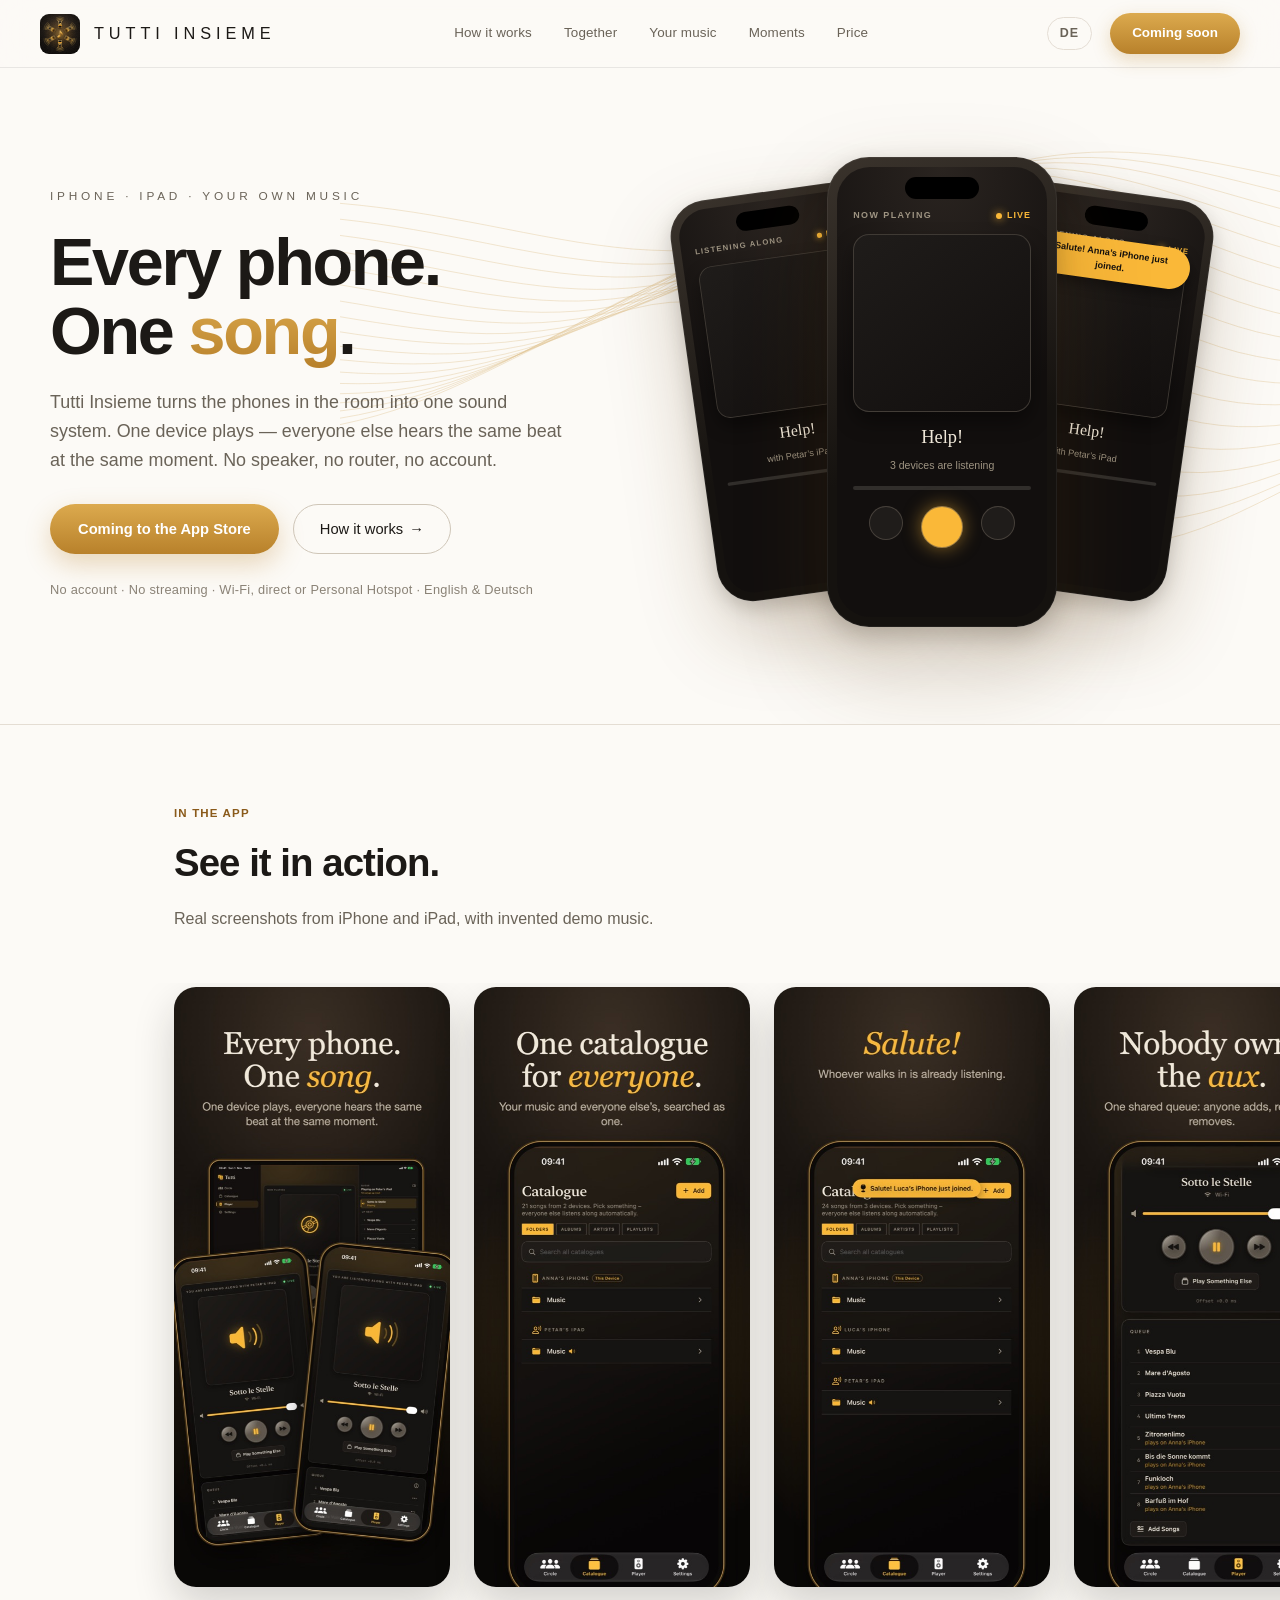
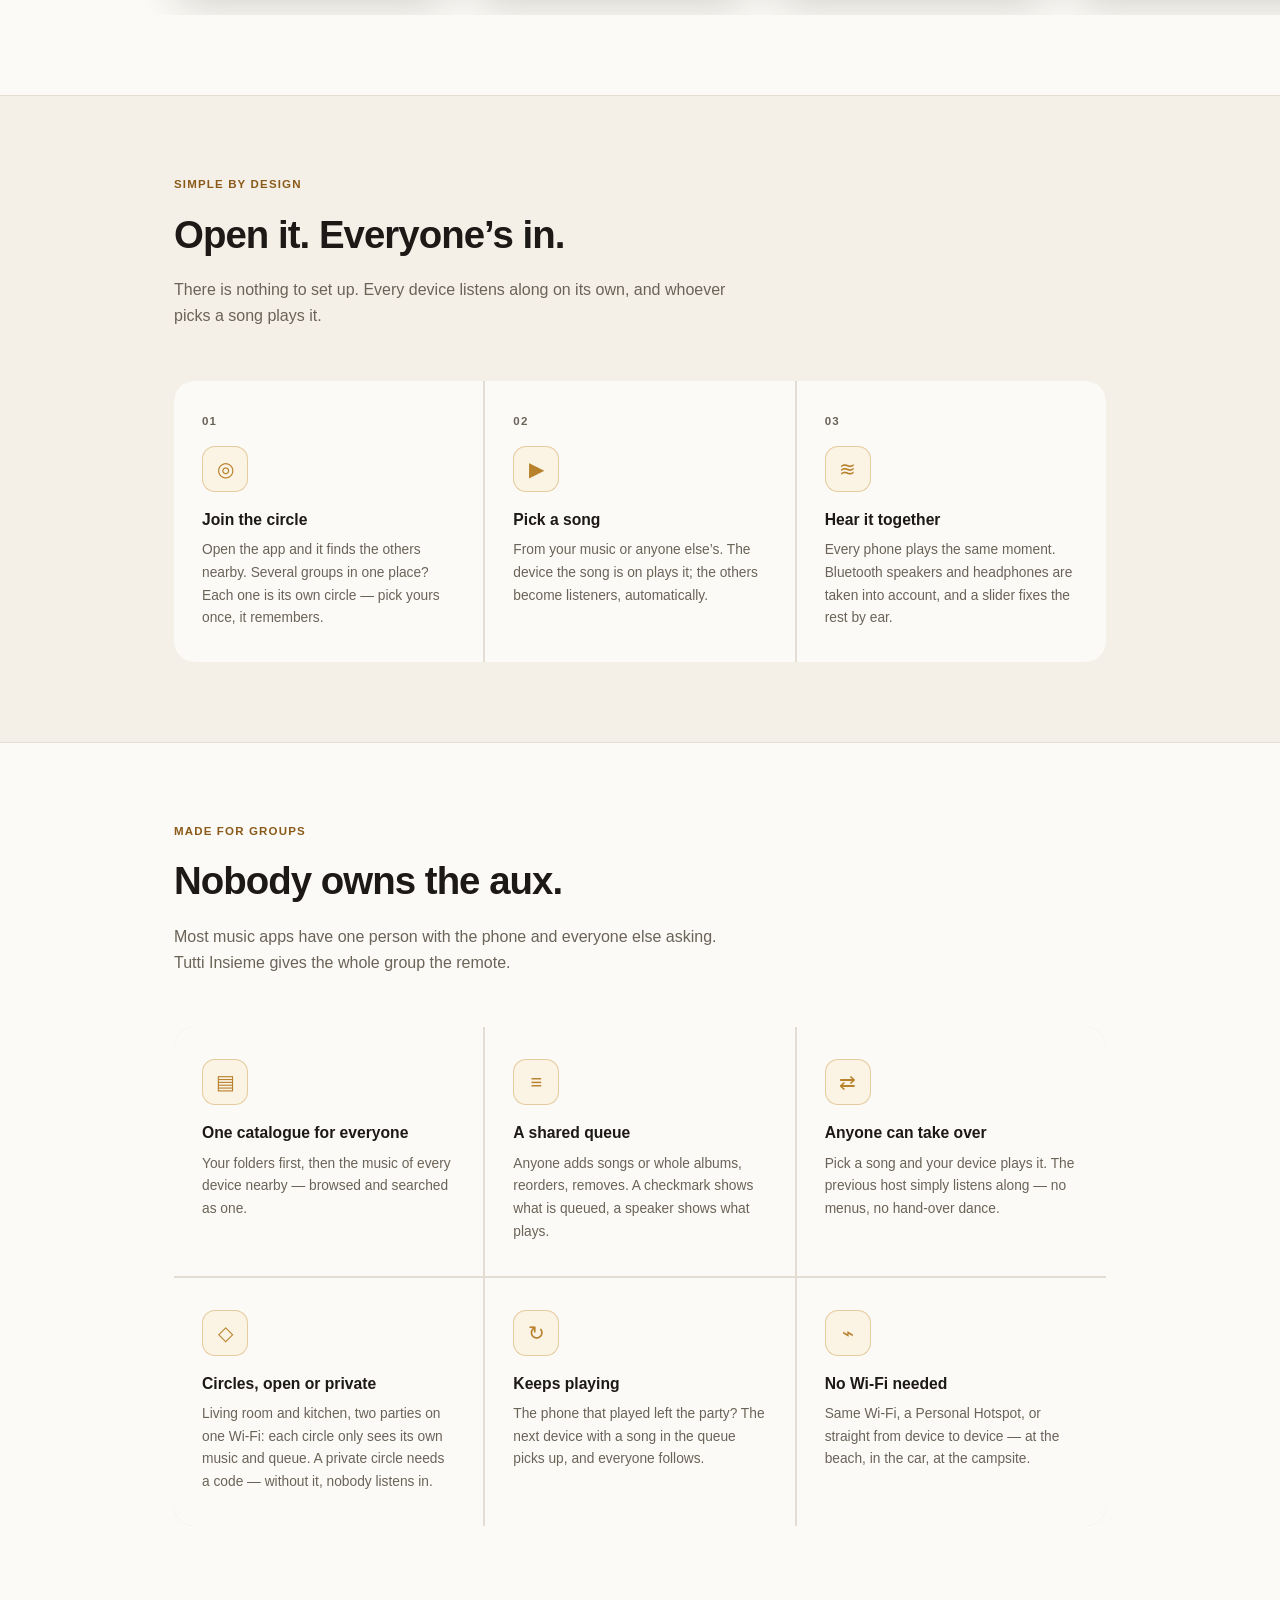
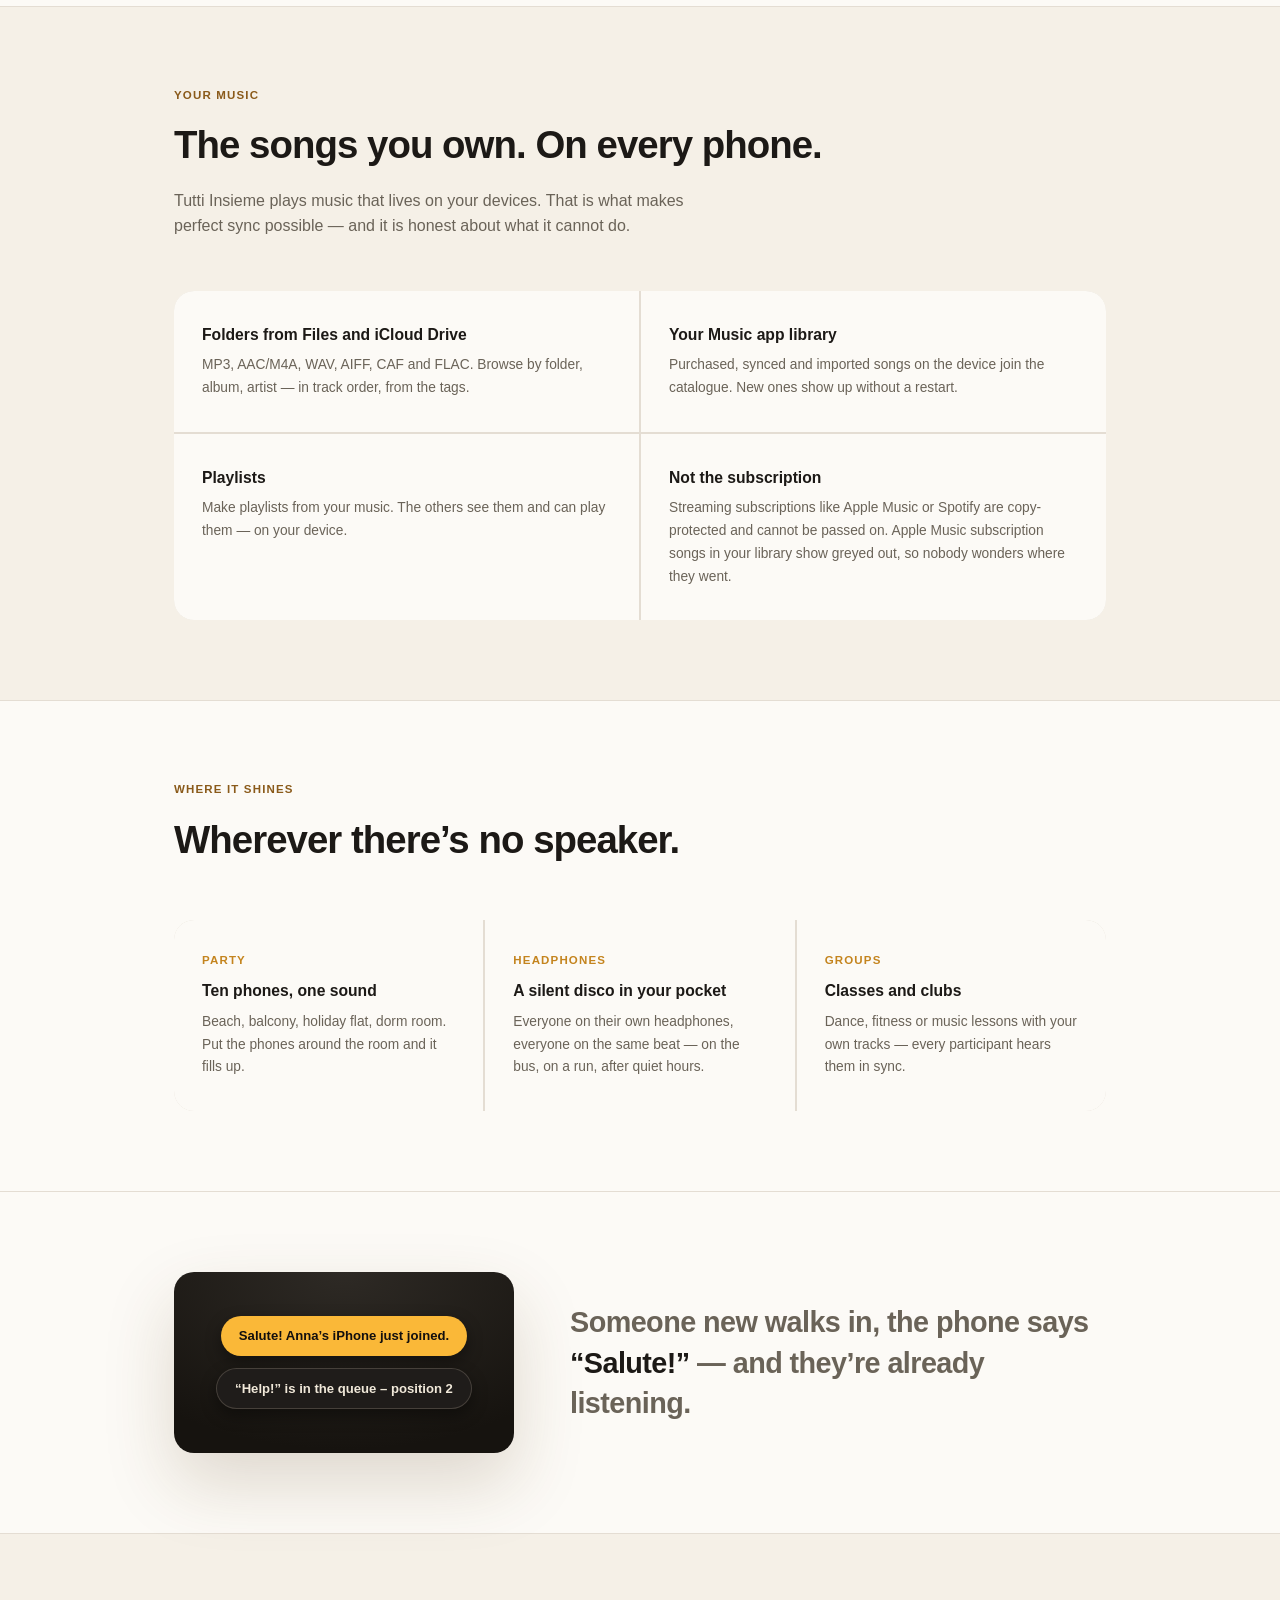
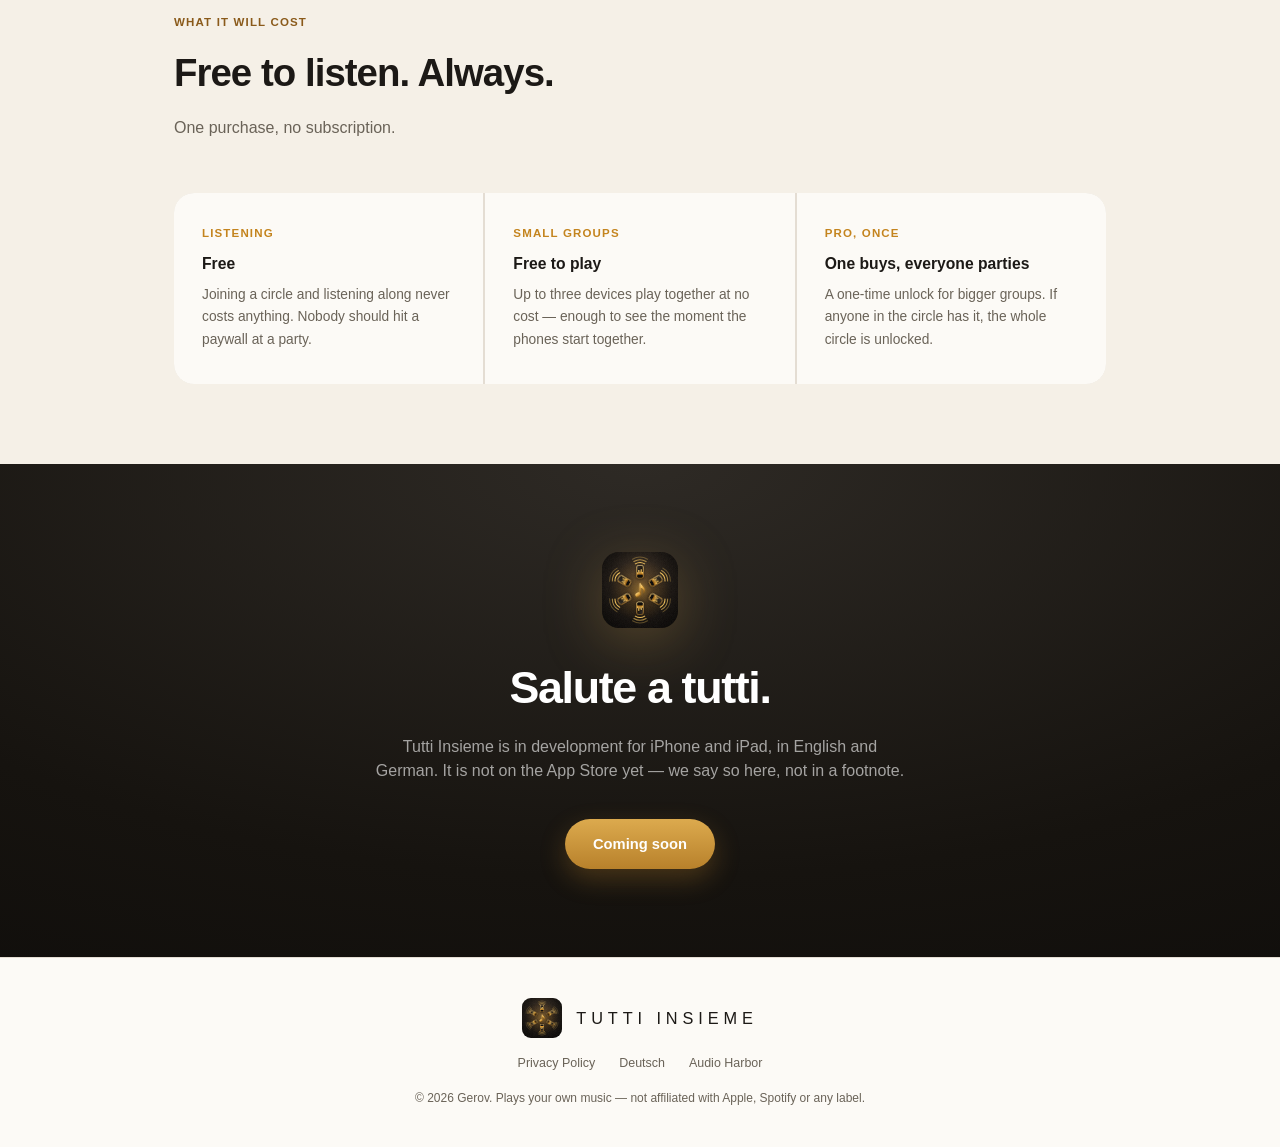
<file: index.html>
<!DOCTYPE html>
<html lang="en">
<head>
  <meta charset="UTF-8" />
  <meta name="viewport" content="width=device-width, initial-scale=1.0" />
  <title>Tutti Insieme — Every phone. One song.</title>
  <meta name="description" content="Tutti Insieme turns the iPhones and iPads in the room into one sound system. One device plays, everyone hears the same beat at the same moment. Your own music, no speaker, no account." />
  <meta name="keywords" content="play music on multiple phones, sync music iPhone, silent disco app, party without speaker, shared queue, local music" />
  <link rel="icon" type="image/svg+xml" href="mark.svg" />
  <link rel="apple-touch-icon" href="icon-180.png" />
  <link rel="alternate" hreflang="de" href="de.html" />
  <link rel="alternate" hreflang="en" href="index.html" />
  <link rel="stylesheet" href="site.css" />
  <meta property="og:type" content="website" />
  <meta property="og:title" content="Tutti Insieme — Every phone. One song." />
  <meta property="og:description" content="One device plays, every phone in the room plays along, in sync. Your own music, no speaker, no account." />
  <script type="application/ld+json">
  {
    "@context": "https://schema.org",
    "@type": "SoftwareApplication",
    "name": "Tutti Insieme",
    "applicationCategory": "MusicApplication",
    "operatingSystem": "iOS, iPadOS",
    "description": "Plays your own music on every iPhone and iPad in the room at once, in sync.",
    "inLanguage": ["en", "de"]
  }
  </script>
</head>
<body>

<nav>
  <a class="nav-logo" href="#" aria-label="Tutti Insieme">
    <img src="mark.svg" alt="" width="40" height="40" />
    <span class="brand-word">Tutti Insieme</span>
  </a>
  <div class="nav-links">
    <a href="#how-it-works" class="nav-link">How it works</a>
    <a href="#together" class="nav-link">Together</a>
    <a href="#music" class="nav-link">Your music</a>
    <a href="#moments" class="nav-link">Moments</a>
    <a href="#price" class="nav-link">Price</a>
  </div>
  <div class="nav-right">
    <a href="de.html" class="lang" hreflang="de" lang="de">DE</a>
    <a href="#get" class="nav-cta">Coming soon</a>
  </div>
</nav>

<section class="hero">
  <svg class="hero-waves" viewBox="0 0 1200 620" aria-hidden="true" focusable="false">
    <g fill="none" stroke="#c99a45" stroke-width="1" stroke-opacity="0.45">
      <polyline points="0,150.0 20,151.9 40,154.2 60,156.8 80,159.7 100,162.9 120,166.4 140,170.1 160,173.9 180,177.8 200,181.7 220,185.5 240,189.1 260,192.5 280,195.4 300,197.9 320,199.9 340,201.1 360,201.7 380,201.4 400,200.4 420,198.4 440,195.6 460,192.0 480,187.6 500,182.4 520,176.6 540,170.2 560,163.3 580,156.2 600,148.9 620,141.5 640,134.3 660,127.3 680,120.7 700,114.7 720,109.3 740,104.6 760,100.7 780,97.7 800,95.6 820,94.3 840,93.9 860,94.4 880,95.7 900,97.6 920,100.2 940,103.4 960,107.0 980,110.9 1000,115.0 1020,119.3 1040,123.6 1060,127.9 1080,132.0 1100,135.9 1120,139.5 1140,142.8 1160,145.8 1180,148.4 1200,150.7" />
      <polyline points="0,167.3 20,169.6 40,172.3 60,175.3 80,178.6 100,182.1 120,185.9 140,189.7 160,193.6 180,197.6 200,201.3 220,204.9 240,208.2 260,211.0 280,213.4 300,215.1 320,216.2 340,216.4 360,215.8 380,214.4 400,212.0 420,208.7 440,204.6 460,199.6 480,193.8 500,187.4 520,180.3 540,172.8 560,165.1 580,157.1 600,149.2 620,141.4 640,134.0 660,127.0 680,120.6 700,114.9 720,110.1 740,106.1 760,103.1 780,101.1 800,100.0 820,100.0 840,100.8 860,102.6 880,105.1 900,108.3 920,112.1 940,116.4 960,121.0 980,125.8 1000,130.8 1020,135.8 1040,140.7 1060,145.4 1080,149.9 1100,154.0 1120,157.8 1140,161.1 1160,164.1 1180,166.6 1200,168.6" />
      <polyline points="0,185.0 20,187.7 40,190.8 60,194.1 80,197.6 100,201.4 120,205.2 140,209.1 160,213.0 180,216.7 200,220.2 220,223.3 240,226.0 260,228.1 280,229.6 300,230.4 320,230.3 340,229.4 360,227.5 380,224.7 400,220.9 420,216.2 440,210.7 460,204.3 480,197.3 500,189.6 520,181.5 540,173.2 560,164.6 580,156.2 600,147.9 620,140.0 640,132.7 660,126.0 680,120.1 700,115.1 720,111.2 740,108.3 760,106.4 780,105.7 800,106.0 820,107.3 840,109.6 860,112.7 880,116.6 900,121.1 920,126.1 940,131.5 960,137.1 980,142.8 1000,148.5 1020,154.1 1040,159.4 1060,164.5 1080,169.1 1100,173.3 1120,177.1 1140,180.3 1160,183.1 1180,185.3 1200,187.0" />
      <polyline points="0,202.9 20,206.0 40,209.3 60,212.8 80,216.5 100,220.3 120,224.2 140,227.9 160,231.5 180,234.9 200,237.8 220,240.3 240,242.2 260,243.4 280,243.9 300,243.4 320,242.1 340,239.8 360,236.5 380,232.2 400,227.0 420,220.9 440,214.0 460,206.4 480,198.2 500,189.5 520,180.6 540,171.5 560,162.6 580,153.9 600,145.6 620,137.9 640,131.0 660,125.0 680,120.0 700,116.1 720,113.3 740,111.8 760,111.4 780,112.1 800,114.0 820,116.9 840,120.7 860,125.3 880,130.6 900,136.4 920,142.5 940,148.9 960,155.4 980,161.9 1000,168.2 1020,174.2 1040,179.8 1060,185.0 1080,189.6 1100,193.7 1120,197.3 1140,200.2 1160,202.6 1180,204.4 1200,205.7" />
      <polyline points="0,221.0 20,224.2 40,227.7 60,231.4 80,235.1 100,238.8 120,242.4 140,245.8 160,249.0 180,251.7 200,254.0 220,255.6 240,256.5 260,256.6 280,255.8 300,254.0 320,251.3 340,247.6 360,242.8 380,237.1 400,230.4 420,223.0 440,214.8 460,206.0 480,196.9 500,187.4 520,177.9 540,168.5 560,159.4 580,150.9 600,143.0 620,135.9 640,129.8 660,124.8 680,121.1 700,118.5 720,117.3 740,117.3 760,118.6 780,121.0 800,124.6 820,129.1 840,134.5 860,140.6 880,147.2 900,154.3 920,161.5 940,168.8 960,176.0 980,183.0 1000,189.7 1020,195.9 1040,201.6 1060,206.7 1080,211.2 1100,215.0 1120,218.1 1140,220.6 1160,222.5 1180,223.8 1200,224.5" />
      <polyline points="0,238.9 20,242.3 40,245.8 60,249.4 80,253.0 100,256.4 120,259.6 140,262.6 160,265.1 180,267.0 200,268.3 220,268.9 240,268.6 260,267.5 280,265.3 300,262.1 320,257.9 340,252.7 360,246.5 380,239.3 400,231.4 420,222.7 440,213.4 460,203.8 480,193.9 500,184.0 520,174.2 540,164.8 560,156.0 580,147.9 600,140.8 620,134.7 640,129.8 660,126.2 680,124.0 700,123.1 720,123.7 740,125.5 760,128.6 780,132.9 800,138.2 820,144.5 840,151.4 860,158.9 880,166.8 900,174.9 920,183.1 940,191.1 960,198.8 980,206.2 1000,213.0 1020,219.2 1040,224.7 1060,229.5 1080,233.6 1100,236.9 1120,239.4 1140,241.3 1160,242.5 1180,243.1 1200,243.1" />
      <polyline points="0,256.6 20,259.9 40,263.4 60,266.7 80,270.0 100,273.0 120,275.6 140,277.9 160,279.5 180,280.5 200,280.7 220,280.1 240,278.5 260,275.9 280,272.3 300,267.7 320,262.0 340,255.3 360,247.7 380,239.3 400,230.1 420,220.4 440,210.4 460,200.1 480,189.8 500,179.8 520,170.1 540,161.2 560,153.0 580,145.8 600,139.8 620,135.1 640,131.8 660,129.9 680,129.6 700,130.6 720,133.1 740,136.9 760,142.0 780,148.2 800,155.3 820,163.1 840,171.5 860,180.3 880,189.3 900,198.3 920,207.2 940,215.6 960,223.6 980,231.0 1000,237.7 1020,243.6 1040,248.8 1060,253.0 1080,256.4 1100,259.0 1120,260.8 1140,261.9 1160,262.3 1180,262.1 1200,261.4" />
      <polyline points="0,273.7 20,277.0 40,280.1 60,283.1 80,285.9 100,288.2 120,290.2 140,291.5 160,292.2 180,292.0 200,291.0 220,289.0 240,286.1 260,282.0 280,277.0 300,270.9 320,263.7 340,255.7 360,246.9 380,237.3 400,227.2 420,216.8 440,206.2 460,195.7 480,185.4 500,175.6 520,166.5 540,158.4 560,151.3 580,145.4 600,141.0 620,138.0 640,136.6 660,136.7 680,138.4 700,141.5 720,146.1 740,152.0 760,159.1 780,167.1 800,175.9 820,185.2 840,195.0 860,204.9 880,214.7 900,224.3 920,233.5 940,242.2 960,250.2 980,257.3 1000,263.6 1020,269.0 1040,273.4 1060,276.9 1080,279.4 1100,281.1 1120,282.0 1140,282.1 1160,281.6 1180,280.6 1200,279.0" />
      <polyline points="0,290.2 20,293.2 40,295.9 60,298.4 80,300.5 100,302.1 120,303.1 140,303.4 160,302.9 180,301.5 200,299.1 220,295.8 240,291.4 260,285.9 280,279.4 300,271.9 320,263.5 340,254.3 360,244.4 380,234.0 400,223.2 420,212.4 440,201.7 460,191.3 480,181.4 500,172.3 520,164.2 540,157.3 560,151.7 580,147.5 600,144.9 620,144.0 640,144.7 660,147.1 680,151.0 700,156.4 720,163.2 740,171.1 760,180.0 780,189.8 800,200.1 820,210.8 840,221.6 860,232.3 880,242.7 900,252.6 920,261.9 940,270.4 960,278.0 980,284.6 1000,290.2 1020,294.7 1040,298.2 1060,300.7 1080,302.2 1100,302.8 1120,302.6 1140,301.7 1160,300.2 1180,298.2 1200,295.8" />
      <polyline points="0,305.9 20,308.4 40,310.5 60,312.3 80,313.6 100,314.3 120,314.2 140,313.4 160,311.6 180,308.9 200,305.2 220,300.4 240,294.6 260,287.7 280,279.9 300,271.1 320,261.6 340,251.4 360,240.8 380,229.9 400,218.9 420,208.0 440,197.5 460,187.7 480,178.7 500,170.7 520,164.0 540,158.7 560,154.9 580,152.8 600,152.4 620,153.8 640,156.9 660,161.6 680,167.8 700,175.5 720,184.4 740,194.3 760,205.0 780,216.3 800,227.9 820,239.6 840,251.1 860,262.3 880,272.9 900,282.8 920,291.8 940,299.8 960,306.7 980,312.5 1000,317.0 1020,320.5 1040,322.8 1060,324.1 1080,324.3 1100,323.8 1120,322.4 1140,320.4 1160,317.8 1180,314.9 1200,311.6" />
      <polyline points="0,320.6 20,322.4 40,323.9 60,324.9 80,325.2 100,324.8 120,323.6 140,321.5 160,318.5 180,314.4 200,309.3 220,303.1 240,296.0 260,287.8 280,278.8 300,269.1 320,258.7 340,247.9 360,236.8 380,225.7 400,214.8 420,204.4 440,194.6 460,185.7 480,178.0 500,171.6 520,166.6 540,163.4 560,161.8 580,162.0 600,164.1 620,167.9 640,173.5 660,180.6 680,189.2 700,199.0 720,209.9 740,221.6 760,233.8 780,246.4 800,258.9 820,271.3 840,283.3 860,294.5 880,305.0 900,314.4 920,322.7 940,329.9 960,335.7 980,340.3 1000,343.6 1020,345.7 1040,346.6 1060,346.5 1080,345.4 1100,343.5 1120,340.9 1140,337.8 1160,334.2 1180,330.3 1200,326.2" />
      <polyline points="0,334.1 20,335.3 40,335.9 60,335.9 80,335.2 100,333.7 120,331.3 140,327.9 160,323.5 180,318.1 200,311.7 220,304.3 240,295.9 260,286.7 280,276.8 300,266.3 320,255.3 340,244.2 360,233.1 380,222.3 400,211.9 420,202.3 440,193.7 460,186.2 480,180.2 500,175.7 520,172.9 540,172.0 560,172.9 580,175.7 600,180.3 620,186.7 640,194.8 660,204.3 680,215.1 700,226.9 720,239.6 740,252.8 760,266.2 780,279.7 800,292.8 820,305.5 840,317.4 860,328.3 880,338.2 900,346.8 920,354.0 940,359.9 960,364.4 980,367.5 1000,369.3 1020,369.8 1040,369.2 1060,367.6 1080,365.1 1100,361.8 1120,357.9 1140,353.6 1160,349.0 1180,344.3 1200,339.4" />
      <polyline points="0,346.5 20,346.8 40,346.5 60,345.5 80,343.7 100,341.0 120,337.3 140,332.7 160,327.0 180,320.4 200,312.8 220,304.2 240,294.9 260,284.8 280,274.2 300,263.3 320,252.2 340,241.2 360,230.5 380,220.3 400,210.9 420,202.6 440,195.5 460,189.9 480,186.0 500,183.8 520,183.5 540,185.1 560,188.7 580,194.1 600,201.4 620,210.4 640,220.9 660,232.6 680,245.4 700,259.1 720,273.2 740,287.5 760,301.8 780,315.7 800,329.0 820,341.4 840,352.8 860,363.0 880,371.8 900,379.2 920,385.0 940,389.4 960,392.2 980,393.6 1000,393.6 1020,392.5 1040,390.2 1060,386.9 1080,382.9 1100,378.3 1120,373.2 1140,367.8 1160,362.3 1180,356.7 1200,351.3" />
      <polyline points="0,357.7 20,357.1 40,355.8 60,353.7 80,350.7 100,346.8 120,341.9 140,336.1 160,329.3 180,321.5 200,312.9 220,303.4 240,293.4 260,282.8 280,271.9 300,260.9 320,250.0 340,239.5 360,229.6 380,220.6 400,212.6 420,206.0 440,200.9 460,197.5 480,196.0 500,196.4 520,198.7 540,203.1 560,209.4 580,217.6 600,227.5 620,238.9 640,251.7 660,265.4 680,280.0 700,295.0 720,310.2 740,325.2 760,339.8 780,353.7 800,366.7 820,378.5 840,388.9 860,397.9 880,405.2 900,411.0 920,415.0 940,417.5 960,418.4 980,417.9 1000,416.0 1020,413.0 1040,409.0 1060,404.2 1080,398.7 1100,392.7 1120,386.5 1140,380.1 1160,373.8 1180,367.6 1200,361.7" />
      <polyline points="0,367.6 20,366.1 40,363.7 60,360.5 80,356.4 100,351.4 120,345.4 140,338.4 160,330.6 180,321.9 200,312.5 220,302.5 240,292.0 260,281.2 280,270.4 300,259.8 320,249.6 340,240.0 360,231.3 380,223.8 400,217.7 420,213.2 440,210.4 460,209.6 480,210.7 500,213.8 520,219.0 540,226.2 560,235.3 580,246.1 600,258.5 620,272.2 640,286.9 660,302.3 680,318.2 700,334.1 720,349.9 740,365.2 760,379.6 780,393.0 800,405.1 820,415.7 840,424.7 860,432.0 880,437.5 900,441.3 920,443.3 940,443.7 960,442.5 980,439.9 1000,436.1 1020,431.2 1040,425.4 1060,419.0 1080,412.1 1100,405.0 1120,397.7 1140,390.5 1160,383.6 1180,376.9 1200,370.7" />
      <polyline points="0,376.5 20,373.9 40,370.6 60,366.3 80,361.1 100,355.0 120,348.0 140,340.1 160,331.5 180,322.1 200,312.2 220,301.9 240,291.3 260,280.8 280,270.4 300,260.6 320,251.4 340,243.2 360,236.3 380,230.7 400,226.8 420,224.7 440,224.6 460,226.4 480,230.4 500,236.5 520,244.5 540,254.5 560,266.2 580,279.5 600,294.1 620,309.7 640,326.0 660,342.6 680,359.3 700,375.8 720,391.6 740,406.5 760,420.2 780,432.6 800,443.3 820,452.3 840,459.4 860,464.7 880,468.0 900,469.5 920,469.2 940,467.2 960,463.8 980,459.1 1000,453.2 1020,446.5 1040,439.1 1060,431.2 1080,423.1 1100,414.9 1120,406.8 1140,399.0 1160,391.6 1180,384.7 1200,378.3" />
      <polyline points="0,384.4 20,380.8 40,376.4 60,371.2 80,365.0 100,358.0 120,350.2 140,341.6 160,332.4 180,322.6 200,312.5 220,302.3 240,292.0 260,282.1 280,272.6 300,264.0 320,256.3 340,249.9 360,245.0 380,241.7 400,240.3 420,240.9 440,243.6 460,248.4 480,255.3 500,264.3 520,275.1 540,287.7 560,301.9 580,317.3 600,333.7 620,350.8 640,368.2 660,385.6 680,402.6 700,419.0 720,434.3 740,448.3 760,460.8 780,471.5 800,480.4 820,487.3 840,492.1 860,494.9 880,495.8 900,494.7 920,492.0 940,487.6 960,481.9 980,475.1 1000,467.3 1020,458.8 1040,449.9 1060,440.7 1080,431.5 1100,422.5 1120,413.9 1140,405.6 1160,398.0 1180,391.1 1200,384.9" />
      <polyline points="0,391.4 20,386.9 40,381.6 60,375.5 80,368.5 100,360.8 120,352.3 140,343.3 160,333.8 180,324.0 200,314.1 220,304.2 240,294.7 260,285.8 280,277.6 300,270.5 320,264.8 340,260.5 360,258.0 380,257.3 400,258.7 420,262.2 440,267.8 460,275.5 480,285.3 500,297.1 520,310.5 540,325.5 560,341.8 580,359.0 600,376.8 620,394.9 640,412.9 660,430.4 680,447.1 700,462.7 720,476.9 740,489.5 760,500.1 780,508.8 800,515.3 820,519.7 840,521.9 860,522.1 880,520.2 900,516.5 920,511.2 940,504.4 960,496.4 980,487.5 1000,477.9 1020,467.9 1040,457.7 1060,447.5 1080,437.5 1100,427.9 1120,418.9 1140,410.6 1160,403.0 1180,396.3 1200,390.4" />
    </g>
  </svg>
  <div class="hero-inner">
    <div class="hero-copy">
      <span class="hero-eyebrow">iPhone · iPad · Your own music</span>
      <h1>Every phone.<br>One <em>song</em>.</h1>
      <p>Tutti Insieme turns the phones in the room into one sound system. One device plays — everyone else hears the same beat at the same moment. No speaker, no router, no account.</p>
      <div class="hero-actions">
        <a href="#get" class="btn-primary">Coming to the App Store</a>
        <a href="#how-it-works" class="btn-secondary">How it works</a>
      </div>
      <p class="hero-trust">No account · No streaming · Wi‑Fi, direct or Personal Hotspot · English &amp; Deutsch</p>
    </div>
    <div class="phones" aria-label="Three phones playing the same song in sync" role="img">
      <div class="phone left" aria-hidden="true">
        <div class="screen">
          <div class="ui-row"><span class="ui-label">Listening along</span><span class="ui-lamp">Live</span></div>
          <div class="art"><div class="eq"><span></span><span></span><span></span><span></span><span></span></div></div>
          <div class="ui-title">Help!</div>
          <div class="ui-sub">with Petar’s iPad</div>
          <div class="ui-bar"><i></i></div>
        </div>
      </div>
      <div class="phone center" aria-hidden="true">
        <div class="screen">
          <div class="ui-row"><span class="ui-label">Now playing</span><span class="ui-lamp">Live</span></div>
          <div class="art"><div class="eq"><span></span><span></span><span></span><span></span><span></span></div></div>
          <div class="ui-title">Help!</div>
          <div class="ui-sub">3 devices are listening</div>
          <div class="ui-bar"><i></i></div>
          <div class="ui-buttons"><b></b><b class="play"></b><b></b></div>
        </div>
      </div>
      <div class="phone right" aria-hidden="true">
        <div class="screen">
          <div class="salute">Salute! Anna’s iPhone just joined.</div>
          <div class="ui-row"><span class="ui-label">Listening along</span><span class="ui-lamp">Live</span></div>
          <div class="art"><div class="eq"><span></span><span></span><span></span><span></span><span></span></div></div>
          <div class="ui-title">Help!</div>
          <div class="ui-sub">with Petar’s iPad</div>
          <div class="ui-bar"><i></i></div>
        </div>
      </div>
    </div>
  </div>
</section>

<hr class="divider" />

<section class="section shots" id="screens">
  <div class="container">
    <div class="section-header">
      <div class="section-eyebrow">In the app</div>
      <h2 class="section-title">See it in action.</h2>
      <p class="section-sub">Real screenshots from iPhone and iPad, with invented demo music.</p>
    </div>
  </div>
  <div class="shots-strip" role="list" aria-label="Screenshots">
      <img src="screenshots/en-1-hero.jpg" alt="Every phone, one song" width="506" height="1100" loading="lazy" />
      <img src="screenshots/en-2-catalogue.jpg" alt="One catalogue for everyone" width="506" height="1100" loading="lazy" />
      <img src="screenshots/en-3-salute.jpg" alt="Salute! when someone joins" width="506" height="1100" loading="lazy" />
      <img src="screenshots/en-4-queue.jpg" alt="A shared queue" width="506" height="1100" loading="lazy" />
      <img src="screenshots/en-5-album.jpg" alt="Your own music, no subscription" width="506" height="1100" loading="lazy" />
      <img src="screenshots/en-6-circle.jpg" alt="Private circles with a code or QR code" width="506" height="1100" loading="lazy" />
  </div>
</section>

<hr class="divider" />

<section class="section tinted" id="how-it-works">
  <div class="container">
    <div class="section-header">
      <div class="section-eyebrow">Simple by design</div>
      <h2 class="section-title">Open it. Everyone’s in.</h2>
      <p class="section-sub">There is nothing to set up. Every device listens along on its own, and whoever picks a song plays it.</p>
    </div>
    <div class="grid">
      <div class="cell">
        <div class="cell-num">01</div>
        <span class="icon">◎</span>
        <h3>Join the circle</h3>
        <p>Open the app and it finds the others nearby. Several groups in one place? Each one is its own circle — pick yours once, it remembers.</p>
      </div>
      <div class="cell">
        <div class="cell-num">02</div>
        <span class="icon">▶</span>
        <h3>Pick a song</h3>
        <p>From your music or anyone else’s. The device the song is on plays it; the others become listeners, automatically.</p>
      </div>
      <div class="cell">
        <div class="cell-num">03</div>
        <span class="icon">≋</span>
        <h3>Hear it together</h3>
        <p>Every phone plays the same moment. Bluetooth speakers and headphones are taken into account, and a slider fixes the rest by ear.</p>
      </div>
    </div>
  </div>
</section>

<hr class="divider" />

<section class="section" id="together">
  <div class="container">
    <div class="section-header">
      <div class="section-eyebrow">Made for groups</div>
      <h2 class="section-title">Nobody owns the aux.</h2>
      <p class="section-sub">Most music apps have one person with the phone and everyone else asking. Tutti Insieme gives the whole group the remote.</p>
    </div>
    <div class="grid">
      <div class="cell">
        <span class="icon">▤</span>
        <h3>One catalogue for everyone</h3>
        <p>Your folders first, then the music of every device nearby — browsed and searched as one.</p>
      </div>
      <div class="cell">
        <span class="icon">≡</span>
        <h3>A shared queue</h3>
        <p>Anyone adds songs or whole albums, reorders, removes. A checkmark shows what is queued, a speaker shows what plays.</p>
      </div>
      <div class="cell">
        <span class="icon">⇄</span>
        <h3>Anyone can take over</h3>
        <p>Pick a song and your device plays it. The previous host simply listens along — no menus, no hand-over dance.</p>
      </div>
      <div class="cell">
        <span class="icon">◇</span>
        <h3>Circles, open or private</h3>
        <p>Living room and kitchen, two parties on one Wi‑Fi: each circle only sees its own music and queue. A private circle needs a code — without it, nobody listens in.</p>
      </div>
      <div class="cell">
        <span class="icon">↻</span>
        <h3>Keeps playing</h3>
        <p>The phone that played left the party? The next device with a song in the queue picks up, and everyone follows.</p>
      </div>
      <div class="cell">
        <span class="icon">⌁</span>
        <h3>No Wi‑Fi needed</h3>
        <p>Same Wi‑Fi, a Personal Hotspot, or straight from device to device — at the beach, in the car, at the campsite.</p>
      </div>
    </div>
  </div>
</section>

<hr class="divider" />

<section class="section tinted" id="music">
  <div class="container">
    <div class="section-header">
      <div class="section-eyebrow">Your music</div>
      <h2 class="section-title">The songs you own. On every phone.</h2>
      <p class="section-sub">Tutti Insieme plays music that lives on your devices. That is what makes perfect sync possible — and it is honest about what it cannot do.</p>
    </div>
    <div class="grid two">
      <div class="cell">
        <h3>Folders from Files and iCloud Drive</h3>
        <p>MP3, AAC/M4A, WAV, AIFF, CAF and FLAC. Browse by folder, album, artist — in track order, from the tags.</p>
      </div>
      <div class="cell">
        <h3>Your Music app library</h3>
        <p>Purchased, synced and imported songs on the device join the catalogue. New ones show up without a restart.</p>
      </div>
      <div class="cell">
        <h3>Playlists</h3>
        <p>Make playlists from your music. The others see them and can play them — on your device.</p>
      </div>
      <div class="cell">
        <h3>Not the subscription</h3>
        <p>Streaming subscriptions like Apple Music or Spotify are copy-protected and cannot be passed on. Apple Music subscription songs in your library show greyed out, so nobody wonders where they went.</p>
      </div>
    </div>
  </div>
</section>

<hr class="divider" />

<section class="section" id="moments">
  <div class="container">
    <div class="section-header">
      <div class="section-eyebrow">Where it shines</div>
      <h2 class="section-title">Wherever there’s no speaker.</h2>
    </div>
    <div class="grid">
      <div class="cell">
        <div class="cell-lead">Party</div>
        <h3>Ten phones, one sound</h3>
        <p>Beach, balcony, holiday flat, dorm room. Put the phones around the room and it fills up.</p>
      </div>
      <div class="cell">
        <div class="cell-lead">Headphones</div>
        <h3>A silent disco in your pocket</h3>
        <p>Everyone on their own headphones, everyone on the same beat — on the bus, on a run, after quiet hours.</p>
      </div>
      <div class="cell">
        <div class="cell-lead">Groups</div>
        <h3>Classes and clubs</h3>
        <p>Dance, fitness or music lessons with your own tracks — every participant hears them in sync.</p>
      </div>
    </div>
  </div>
</section>

<div class="quote-section">
  <div class="quote-inner">
    <div class="banner-card" aria-hidden="true">
      <span class="pill">Salute! Anna’s iPhone just joined.</span>
      <span class="pill quiet">“Help!” is in the queue – position 2</span>
    </div>
    <p class="quote">Someone new walks in, the phone says <em>“Salute!”</em> — and they’re already listening.</p>
  </div>
</div>

<section class="section tinted" id="price">
  <div class="container">
    <div class="section-header">
      <div class="section-eyebrow">What it will cost</div>
      <h2 class="section-title">Free to listen. Always.</h2>
      <p class="section-sub">One purchase, no subscription.</p>
    </div>
    <div class="grid">
      <div class="cell">
        <div class="cell-lead">Listening</div>
        <h3>Free</h3>
        <p>Joining a circle and listening along never costs anything. Nobody should hit a paywall at a party.</p>
      </div>
      <div class="cell">
        <div class="cell-lead">Small groups</div>
        <h3>Free to play</h3>
        <p>Up to three devices play together at no cost — enough to see the moment the phones start together.</p>
      </div>
      <div class="cell">
        <div class="cell-lead">Pro, once</div>
        <h3>One buys, everyone parties</h3>
        <p>A one-time unlock for bigger groups. If anyone in the circle has it, the whole circle is unlocked.</p>
      </div>
    </div>
  </div>
</section>

<section class="cta-section" id="get">
  <img class="cta-mark" src="mark.svg" alt="" width="76" height="76" />
  <h2>Salute a tutti.</h2>
  <p>Tutti Insieme is in development for iPhone and iPad, in English and German. It is not on the App Store yet — we say so here, not in a footnote.</p>
  <span class="btn-cta">Coming soon</span>
</section>

<footer>
  <a class="footer-logo" href="#" aria-label="Tutti Insieme">
    <img src="mark.svg" alt="" width="40" height="40" />
    <span class="brand-word">Tutti Insieme</span>
  </a>
  <div class="footer-links">
    <a href="privacy.html">Privacy Policy</a>
    <a href="de.html" hreflang="de" lang="de">Deutsch</a>
    <a href="https://petergerov.github.io/audio-harbor/">Audio Harbor</a>
  </div>
  <p>© 2026 Gerov. Plays your own music — not affiliated with Apple, Spotify or any label.</p>
</footer>

</body>
</html>
</file>
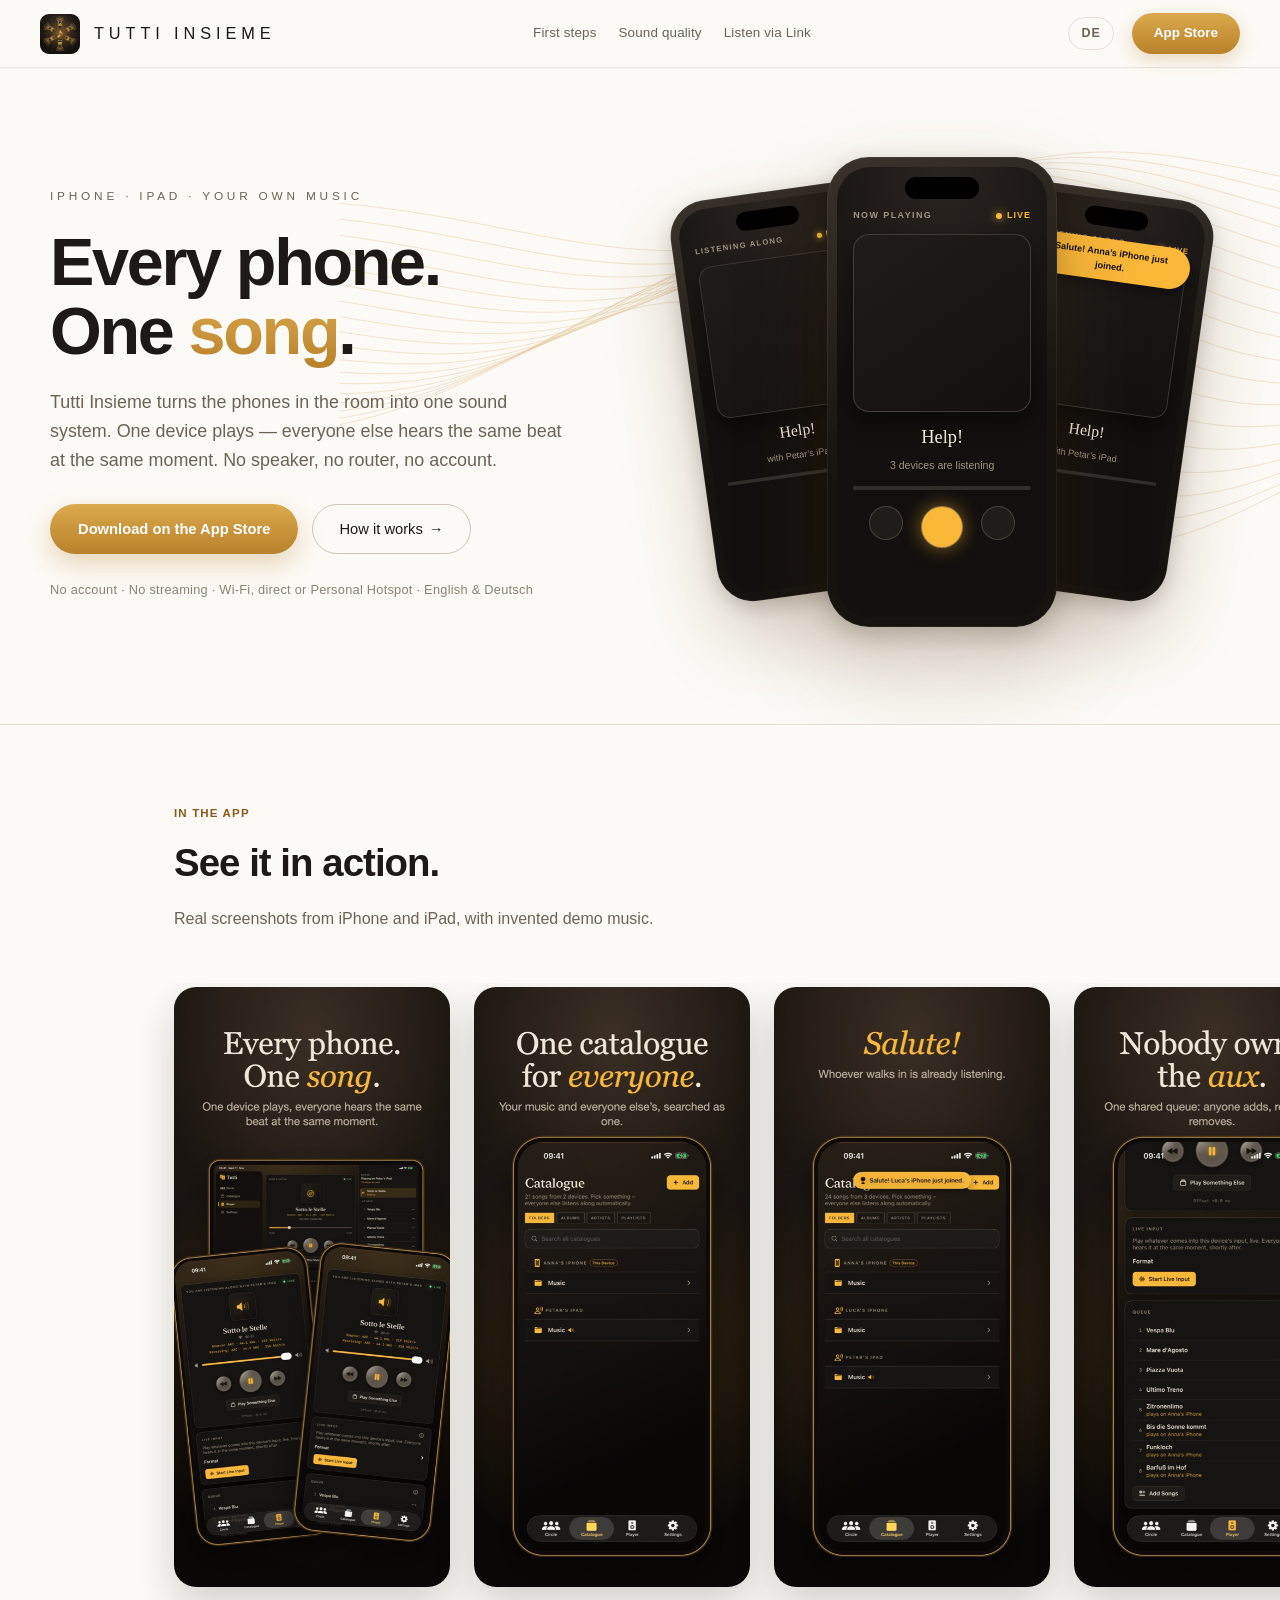
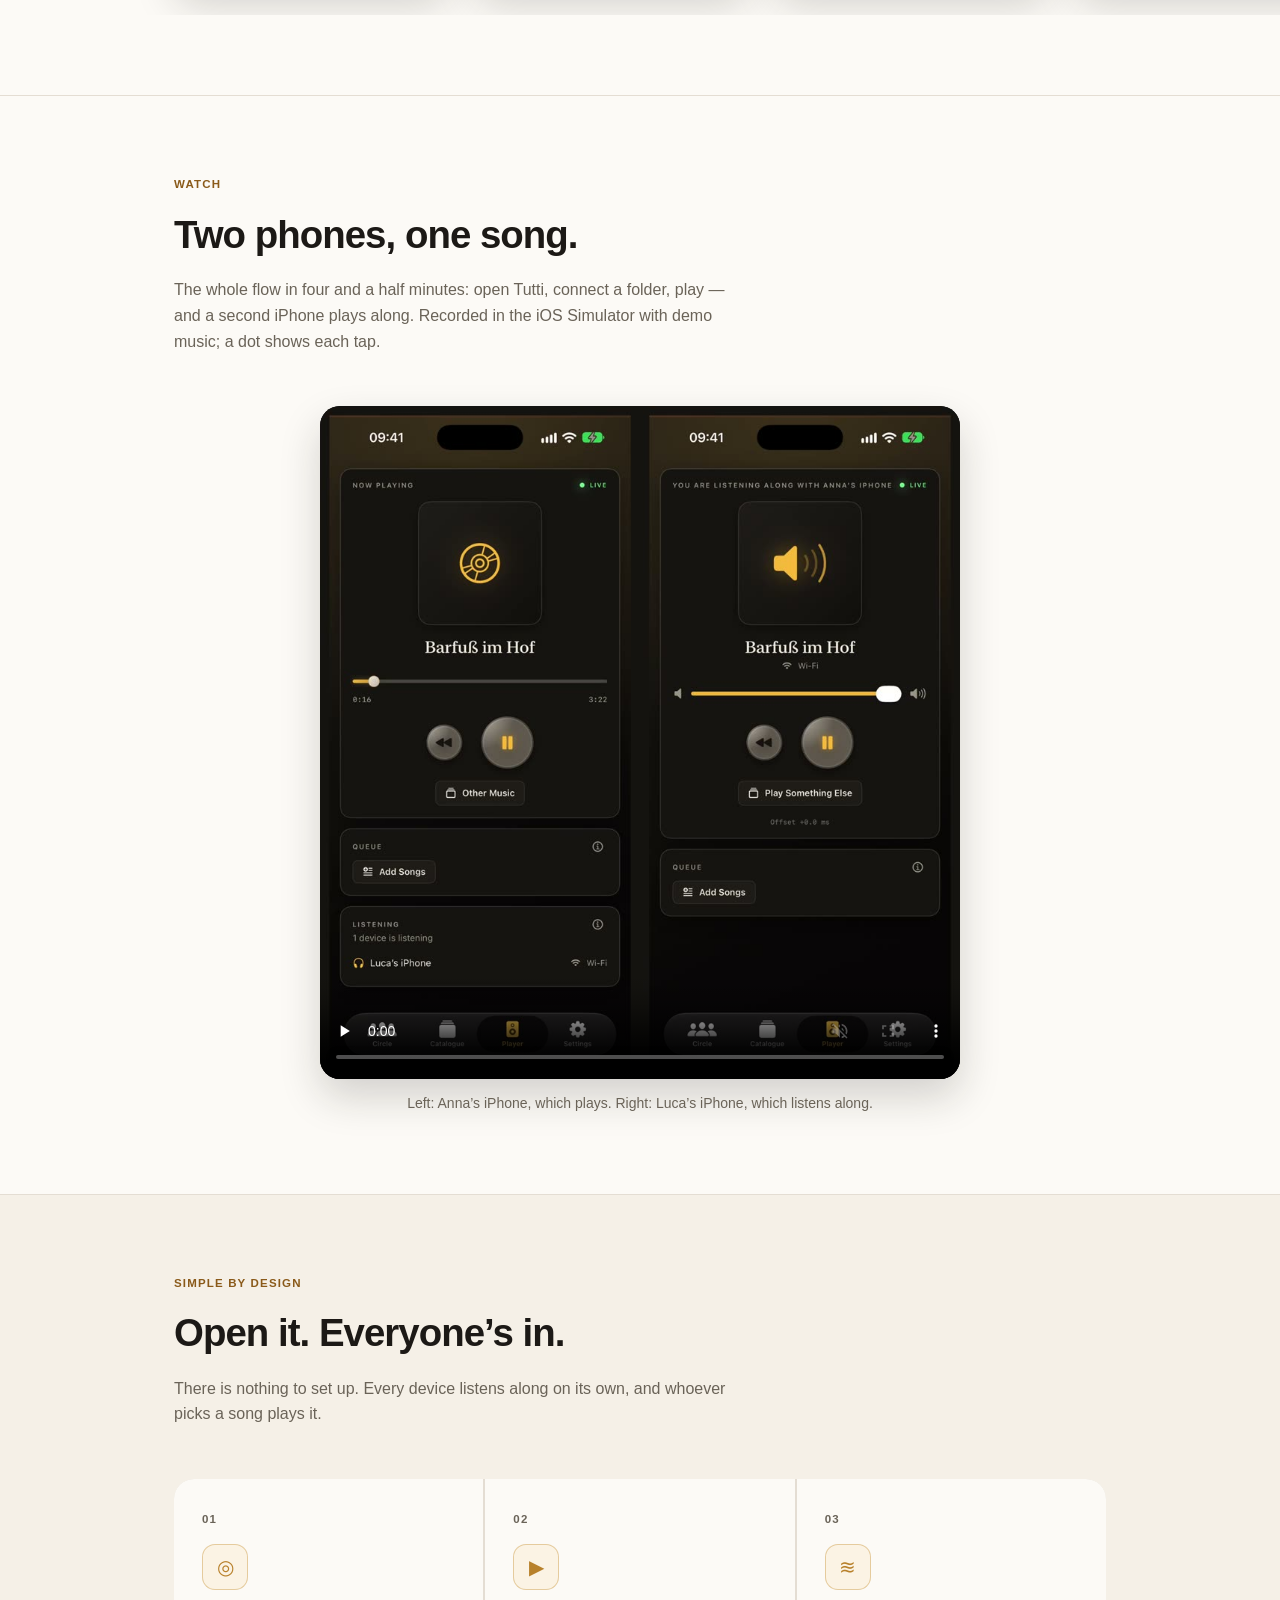
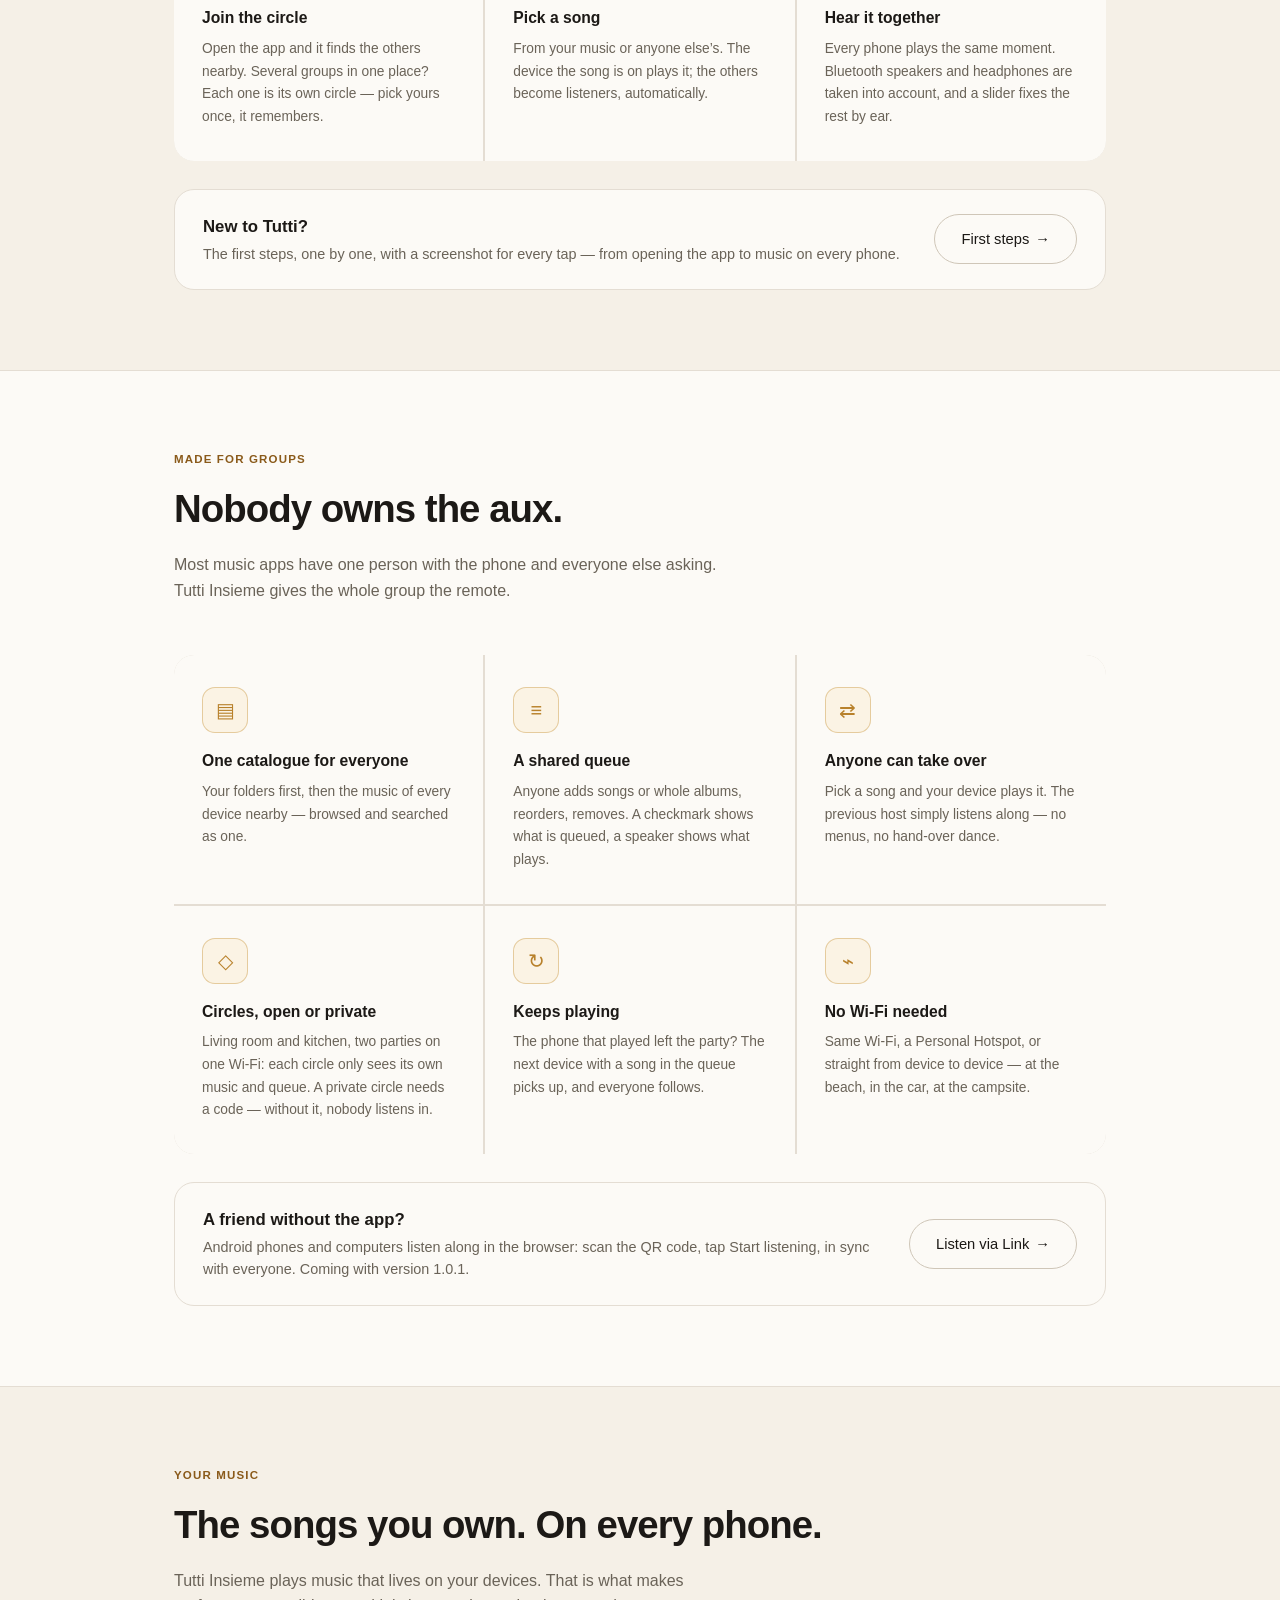
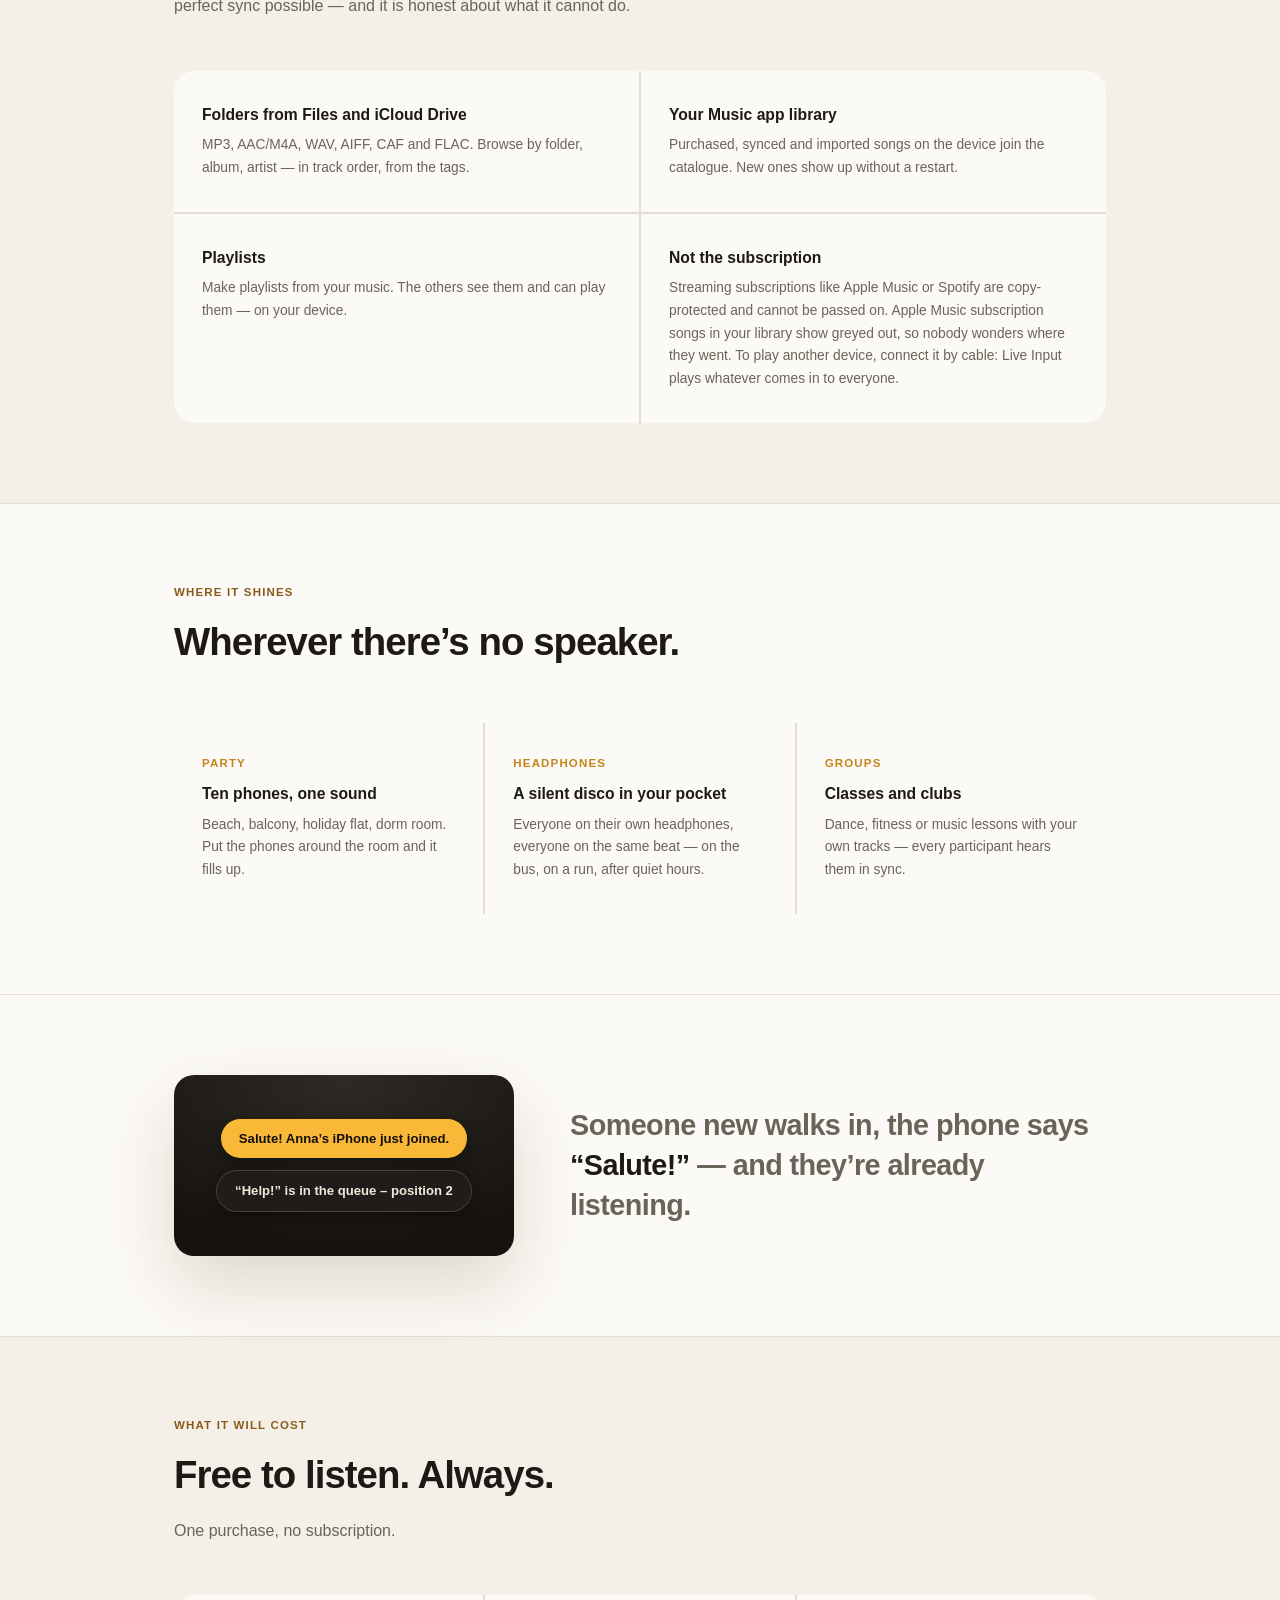
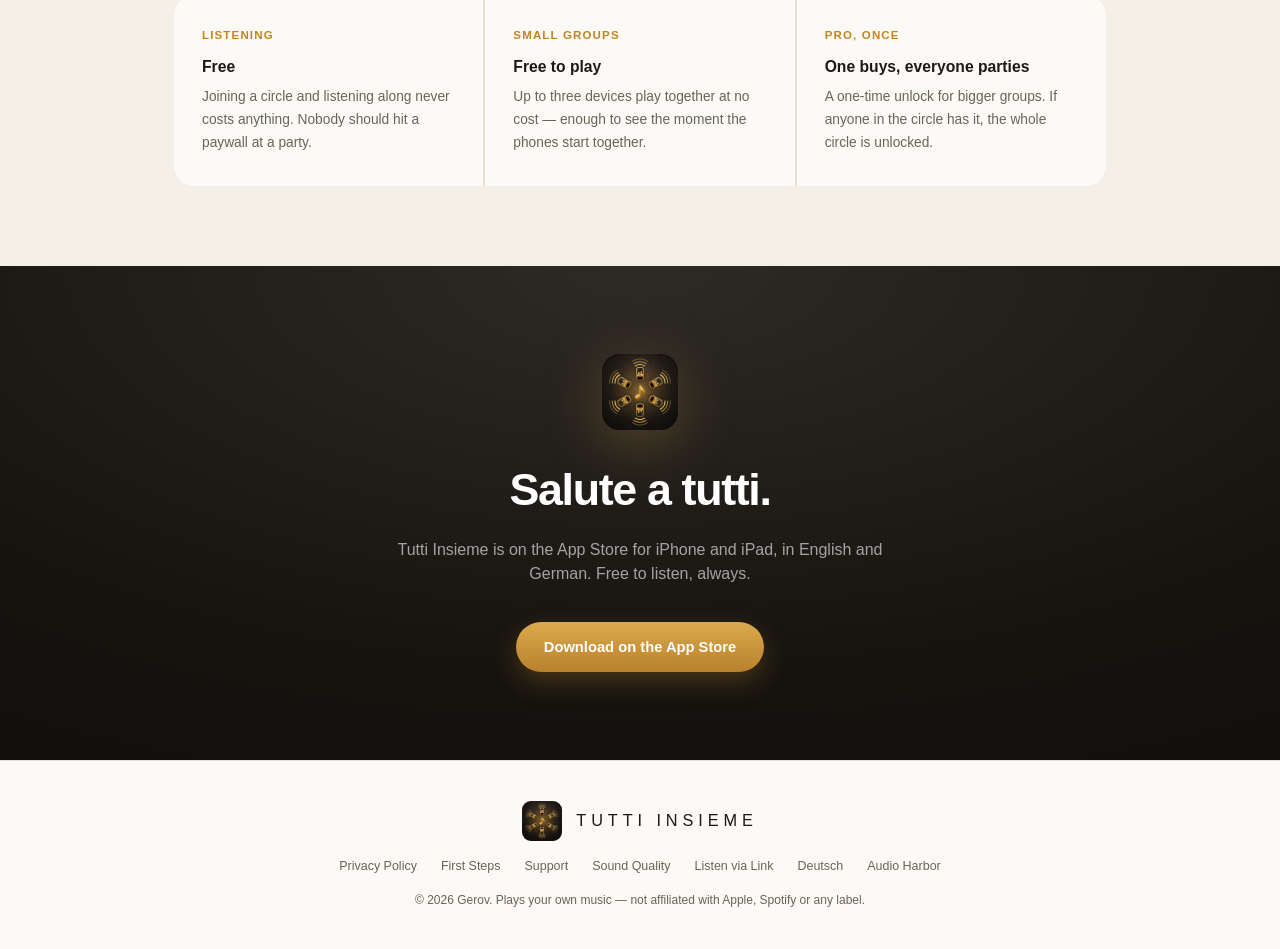
<file: docs/index.html>
<!DOCTYPE html>
<html lang="en">
<head>
  <meta charset="UTF-8" />
  <meta name="viewport" content="width=device-width, initial-scale=1.0" />
  <title>Tutti Insieme — Play Your Music in Sync on Every iPhone</title>
  <meta name="description" content="Play your own music on every iPhone and iPad in the room, in sync. One device plays, everyone hears the same beat. No speaker, no account." />
  <meta name="apple-itunes-app" content="app-id=6829504149" />
  <link rel="canonical" href="https://petergerov.github.io/tutti-insieme/" />
  <link rel="alternate" hreflang="en" href="https://petergerov.github.io/tutti-insieme/" />
  <link rel="alternate" hreflang="de" href="https://petergerov.github.io/tutti-insieme/de.html" />
  <link rel="alternate" hreflang="x-default" href="https://petergerov.github.io/tutti-insieme/" />
  <meta name="theme-color" content="#fcfaf6" />
  <meta property="og:type" content="website" />
  <meta property="og:site_name" content="Tutti Insieme" />
  <meta property="og:title" content="Tutti Insieme — Every phone. One song." />
  <meta property="og:description" content="Play your own music on every iPhone and iPad in the room, in sync. One device plays, everyone hears the same beat. No speaker, no account." />
  <meta property="og:url" content="https://petergerov.github.io/tutti-insieme/" />
  <meta property="og:image" content="https://petergerov.github.io/tutti-insieme/og-en.jpg" />
  <meta property="og:image:width" content="1200" />
  <meta property="og:image:height" content="630" />
  <meta property="og:image:alt" content="Tutti Insieme: every phone, one song. Two iPhones playing the same song." />
  <meta property="og:locale" content="en_US" />
  <meta property="og:locale:alternate" content="de_DE" />
  <meta name="twitter:card" content="summary_large_image" />
  <meta name="keywords" content="play music on multiple phones, sync music iPhone, silent disco app, party without speaker, shared queue, local music" />
  <link rel="icon" type="image/svg+xml" href="mark.svg" />
  <link rel="apple-touch-icon" href="icon-180.png" />
  <link rel="stylesheet" href="site.css" />
  <script type="application/ld+json">
{
  "@context": "https://schema.org",
  "@graph": [
    {
      "@type": "WebSite",
      "@id": "https://petergerov.github.io/tutti-insieme/#website",
      "url": "https://petergerov.github.io/tutti-insieme/",
      "name": "Tutti Insieme",
      "inLanguage": [
        "en",
        "de"
      ]
    },
    {
      "@type": "MobileApplication",
      "@id": "https://petergerov.github.io/tutti-insieme/#app",
      "name": "Tutti Insieme",
      "url": "https://petergerov.github.io/tutti-insieme/",
      "applicationCategory": "MusicApplication",
      "operatingSystem": "iOS 17, iPadOS 17",
      "description": "Plays your own music on every iPhone and iPad in the room at once, in sync. One device plays, the others listen along; anyone can pick songs. No speaker, no account, no server.",
      "inLanguage": [
        "en",
        "de"
      ],
      "isAccessibleForFree": true,
      "installUrl": "https://apps.apple.com/at/app/tutti-insieme/id6829504149?l=en-GB",
      "sameAs": "https://apps.apple.com/at/app/tutti-insieme/id6829504149?l=en-GB",
      "image": "https://petergerov.github.io/tutti-insieme/icon-180.png",
      "screenshot": [
        "https://petergerov.github.io/tutti-insieme/screenshots/en-1-hero.jpg",
        "https://petergerov.github.io/tutti-insieme/screenshots/en-2-catalogue.jpg",
        "https://petergerov.github.io/tutti-insieme/screenshots/en-3-salute.jpg",
        "https://petergerov.github.io/tutti-insieme/screenshots/en-4-queue.jpg",
        "https://petergerov.github.io/tutti-insieme/screenshots/en-5-album.jpg",
        "https://petergerov.github.io/tutti-insieme/screenshots/en-6-circle.jpg"
      ],
      "publisher": {
        "@type": "Organization",
        "name": "Gerov",
        "url": "https://petergerov.github.io/tutti-insieme/"
      }
    },
    {
      "@type": "VideoObject",
      "name": "Tutti Insieme: two phones, one song",
      "description": "Two iPhones with Tutti Insieme: open the app, connect a folder of music, play a song — and the second iPhone plays along in sync. Recorded in the iOS Simulator with demo music.",
      "thumbnailUrl": "https://petergerov.github.io/tutti-insieme/video/tutti-demo.jpg",
      "contentUrl": "https://petergerov.github.io/tutti-insieme/video/tutti-demo.mp4",
      "uploadDate": "2026-11-02",
      "duration": "PT4M36S",
      "inLanguage": "en"
    }
  ]
}
  </script>
</head>
<body>

<nav>
  <a class="nav-logo" href="#" aria-label="Tutti Insieme">
    <img src="mark.svg" alt="" width="40" height="40" />
    <span class="brand-word">Tutti Insieme</span>
  </a>
  <div class="nav-links">
    <a href="#how-it-works" class="nav-link">How it works</a>
    <a href="#together" class="nav-link">Together</a>
    <a href="#music" class="nav-link">Your music</a>
    <a href="#moments" class="nav-link">Moments</a>
    <a href="#price" class="nav-link">Price</a>
    <a href="first-steps.html" class="nav-link">First steps</a>
    <a href="sound-quality.html" class="nav-link">Sound quality</a>
    <a href="listen-via-link.html" class="nav-link">Listen via Link</a>
  </div>
  <div class="nav-right">
    <a href="de.html" class="lang" hreflang="de" lang="de">DE</a>
    <a href="https://apps.apple.com/at/app/tutti-insieme/id6829504149?l=en-GB" class="nav-cta">App Store</a>
  </div>
</nav>

<section class="hero">
  <svg class="hero-waves" viewBox="0 0 1200 620" aria-hidden="true" focusable="false">
    <g fill="none" stroke="#c99a45" stroke-width="1" stroke-opacity="0.45">
      <polyline points="0,150.0 20,151.9 40,154.2 60,156.8 80,159.7 100,162.9 120,166.4 140,170.1 160,173.9 180,177.8 200,181.7 220,185.5 240,189.1 260,192.5 280,195.4 300,197.9 320,199.9 340,201.1 360,201.7 380,201.4 400,200.4 420,198.4 440,195.6 460,192.0 480,187.6 500,182.4 520,176.6 540,170.2 560,163.3 580,156.2 600,148.9 620,141.5 640,134.3 660,127.3 680,120.7 700,114.7 720,109.3 740,104.6 760,100.7 780,97.7 800,95.6 820,94.3 840,93.9 860,94.4 880,95.7 900,97.6 920,100.2 940,103.4 960,107.0 980,110.9 1000,115.0 1020,119.3 1040,123.6 1060,127.9 1080,132.0 1100,135.9 1120,139.5 1140,142.8 1160,145.8 1180,148.4 1200,150.7" />
      <polyline points="0,167.3 20,169.6 40,172.3 60,175.3 80,178.6 100,182.1 120,185.9 140,189.7 160,193.6 180,197.6 200,201.3 220,204.9 240,208.2 260,211.0 280,213.4 300,215.1 320,216.2 340,216.4 360,215.8 380,214.4 400,212.0 420,208.7 440,204.6 460,199.6 480,193.8 500,187.4 520,180.3 540,172.8 560,165.1 580,157.1 600,149.2 620,141.4 640,134.0 660,127.0 680,120.6 700,114.9 720,110.1 740,106.1 760,103.1 780,101.1 800,100.0 820,100.0 840,100.8 860,102.6 880,105.1 900,108.3 920,112.1 940,116.4 960,121.0 980,125.8 1000,130.8 1020,135.8 1040,140.7 1060,145.4 1080,149.9 1100,154.0 1120,157.8 1140,161.1 1160,164.1 1180,166.6 1200,168.6" />
      <polyline points="0,185.0 20,187.7 40,190.8 60,194.1 80,197.6 100,201.4 120,205.2 140,209.1 160,213.0 180,216.7 200,220.2 220,223.3 240,226.0 260,228.1 280,229.6 300,230.4 320,230.3 340,229.4 360,227.5 380,224.7 400,220.9 420,216.2 440,210.7 460,204.3 480,197.3 500,189.6 520,181.5 540,173.2 560,164.6 580,156.2 600,147.9 620,140.0 640,132.7 660,126.0 680,120.1 700,115.1 720,111.2 740,108.3 760,106.4 780,105.7 800,106.0 820,107.3 840,109.6 860,112.7 880,116.6 900,121.1 920,126.1 940,131.5 960,137.1 980,142.8 1000,148.5 1020,154.1 1040,159.4 1060,164.5 1080,169.1 1100,173.3 1120,177.1 1140,180.3 1160,183.1 1180,185.3 1200,187.0" />
      <polyline points="0,202.9 20,206.0 40,209.3 60,212.8 80,216.5 100,220.3 120,224.2 140,227.9 160,231.5 180,234.9 200,237.8 220,240.3 240,242.2 260,243.4 280,243.9 300,243.4 320,242.1 340,239.8 360,236.5 380,232.2 400,227.0 420,220.9 440,214.0 460,206.4 480,198.2 500,189.5 520,180.6 540,171.5 560,162.6 580,153.9 600,145.6 620,137.9 640,131.0 660,125.0 680,120.0 700,116.1 720,113.3 740,111.8 760,111.4 780,112.1 800,114.0 820,116.9 840,120.7 860,125.3 880,130.6 900,136.4 920,142.5 940,148.9 960,155.4 980,161.9 1000,168.2 1020,174.2 1040,179.8 1060,185.0 1080,189.6 1100,193.7 1120,197.3 1140,200.2 1160,202.6 1180,204.4 1200,205.7" />
      <polyline points="0,221.0 20,224.2 40,227.7 60,231.4 80,235.1 100,238.8 120,242.4 140,245.8 160,249.0 180,251.7 200,254.0 220,255.6 240,256.5 260,256.6 280,255.8 300,254.0 320,251.3 340,247.6 360,242.8 380,237.1 400,230.4 420,223.0 440,214.8 460,206.0 480,196.9 500,187.4 520,177.9 540,168.5 560,159.4 580,150.9 600,143.0 620,135.9 640,129.8 660,124.8 680,121.1 700,118.5 720,117.3 740,117.3 760,118.6 780,121.0 800,124.6 820,129.1 840,134.5 860,140.6 880,147.2 900,154.3 920,161.5 940,168.8 960,176.0 980,183.0 1000,189.7 1020,195.9 1040,201.6 1060,206.7 1080,211.2 1100,215.0 1120,218.1 1140,220.6 1160,222.5 1180,223.8 1200,224.5" />
      <polyline points="0,238.9 20,242.3 40,245.8 60,249.4 80,253.0 100,256.4 120,259.6 140,262.6 160,265.1 180,267.0 200,268.3 220,268.9 240,268.6 260,267.5 280,265.3 300,262.1 320,257.9 340,252.7 360,246.5 380,239.3 400,231.4 420,222.7 440,213.4 460,203.8 480,193.9 500,184.0 520,174.2 540,164.8 560,156.0 580,147.9 600,140.8 620,134.7 640,129.8 660,126.2 680,124.0 700,123.1 720,123.7 740,125.5 760,128.6 780,132.9 800,138.2 820,144.5 840,151.4 860,158.9 880,166.8 900,174.9 920,183.1 940,191.1 960,198.8 980,206.2 1000,213.0 1020,219.2 1040,224.7 1060,229.5 1080,233.6 1100,236.9 1120,239.4 1140,241.3 1160,242.5 1180,243.1 1200,243.1" />
      <polyline points="0,256.6 20,259.9 40,263.4 60,266.7 80,270.0 100,273.0 120,275.6 140,277.9 160,279.5 180,280.5 200,280.7 220,280.1 240,278.5 260,275.9 280,272.3 300,267.7 320,262.0 340,255.3 360,247.7 380,239.3 400,230.1 420,220.4 440,210.4 460,200.1 480,189.8 500,179.8 520,170.1 540,161.2 560,153.0 580,145.8 600,139.8 620,135.1 640,131.8 660,129.9 680,129.6 700,130.6 720,133.1 740,136.9 760,142.0 780,148.2 800,155.3 820,163.1 840,171.5 860,180.3 880,189.3 900,198.3 920,207.2 940,215.6 960,223.6 980,231.0 1000,237.7 1020,243.6 1040,248.8 1060,253.0 1080,256.4 1100,259.0 1120,260.8 1140,261.9 1160,262.3 1180,262.1 1200,261.4" />
      <polyline points="0,273.7 20,277.0 40,280.1 60,283.1 80,285.9 100,288.2 120,290.2 140,291.5 160,292.2 180,292.0 200,291.0 220,289.0 240,286.1 260,282.0 280,277.0 300,270.9 320,263.7 340,255.7 360,246.9 380,237.3 400,227.2 420,216.8 440,206.2 460,195.7 480,185.4 500,175.6 520,166.5 540,158.4 560,151.3 580,145.4 600,141.0 620,138.0 640,136.6 660,136.7 680,138.4 700,141.5 720,146.1 740,152.0 760,159.1 780,167.1 800,175.9 820,185.2 840,195.0 860,204.9 880,214.7 900,224.3 920,233.5 940,242.2 960,250.2 980,257.3 1000,263.6 1020,269.0 1040,273.4 1060,276.9 1080,279.4 1100,281.1 1120,282.0 1140,282.1 1160,281.6 1180,280.6 1200,279.0" />
      <polyline points="0,290.2 20,293.2 40,295.9 60,298.4 80,300.5 100,302.1 120,303.1 140,303.4 160,302.9 180,301.5 200,299.1 220,295.8 240,291.4 260,285.9 280,279.4 300,271.9 320,263.5 340,254.3 360,244.4 380,234.0 400,223.2 420,212.4 440,201.7 460,191.3 480,181.4 500,172.3 520,164.2 540,157.3 560,151.7 580,147.5 600,144.9 620,144.0 640,144.7 660,147.1 680,151.0 700,156.4 720,163.2 740,171.1 760,180.0 780,189.8 800,200.1 820,210.8 840,221.6 860,232.3 880,242.7 900,252.6 920,261.9 940,270.4 960,278.0 980,284.6 1000,290.2 1020,294.7 1040,298.2 1060,300.7 1080,302.2 1100,302.8 1120,302.6 1140,301.7 1160,300.2 1180,298.2 1200,295.8" />
      <polyline points="0,305.9 20,308.4 40,310.5 60,312.3 80,313.6 100,314.3 120,314.2 140,313.4 160,311.6 180,308.9 200,305.2 220,300.4 240,294.6 260,287.7 280,279.9 300,271.1 320,261.6 340,251.4 360,240.8 380,229.9 400,218.9 420,208.0 440,197.5 460,187.7 480,178.7 500,170.7 520,164.0 540,158.7 560,154.9 580,152.8 600,152.4 620,153.8 640,156.9 660,161.6 680,167.8 700,175.5 720,184.4 740,194.3 760,205.0 780,216.3 800,227.9 820,239.6 840,251.1 860,262.3 880,272.9 900,282.8 920,291.8 940,299.8 960,306.7 980,312.5 1000,317.0 1020,320.5 1040,322.8 1060,324.1 1080,324.3 1100,323.8 1120,322.4 1140,320.4 1160,317.8 1180,314.9 1200,311.6" />
      <polyline points="0,320.6 20,322.4 40,323.9 60,324.9 80,325.2 100,324.8 120,323.6 140,321.5 160,318.5 180,314.4 200,309.3 220,303.1 240,296.0 260,287.8 280,278.8 300,269.1 320,258.7 340,247.9 360,236.8 380,225.7 400,214.8 420,204.4 440,194.6 460,185.7 480,178.0 500,171.6 520,166.6 540,163.4 560,161.8 580,162.0 600,164.1 620,167.9 640,173.5 660,180.6 680,189.2 700,199.0 720,209.9 740,221.6 760,233.8 780,246.4 800,258.9 820,271.3 840,283.3 860,294.5 880,305.0 900,314.4 920,322.7 940,329.9 960,335.7 980,340.3 1000,343.6 1020,345.7 1040,346.6 1060,346.5 1080,345.4 1100,343.5 1120,340.9 1140,337.8 1160,334.2 1180,330.3 1200,326.2" />
      <polyline points="0,334.1 20,335.3 40,335.9 60,335.9 80,335.2 100,333.7 120,331.3 140,327.9 160,323.5 180,318.1 200,311.7 220,304.3 240,295.9 260,286.7 280,276.8 300,266.3 320,255.3 340,244.2 360,233.1 380,222.3 400,211.9 420,202.3 440,193.7 460,186.2 480,180.2 500,175.7 520,172.9 540,172.0 560,172.9 580,175.7 600,180.3 620,186.7 640,194.8 660,204.3 680,215.1 700,226.9 720,239.6 740,252.8 760,266.2 780,279.7 800,292.8 820,305.5 840,317.4 860,328.3 880,338.2 900,346.8 920,354.0 940,359.9 960,364.4 980,367.5 1000,369.3 1020,369.8 1040,369.2 1060,367.6 1080,365.1 1100,361.8 1120,357.9 1140,353.6 1160,349.0 1180,344.3 1200,339.4" />
      <polyline points="0,346.5 20,346.8 40,346.5 60,345.5 80,343.7 100,341.0 120,337.3 140,332.7 160,327.0 180,320.4 200,312.8 220,304.2 240,294.9 260,284.8 280,274.2 300,263.3 320,252.2 340,241.2 360,230.5 380,220.3 400,210.9 420,202.6 440,195.5 460,189.9 480,186.0 500,183.8 520,183.5 540,185.1 560,188.7 580,194.1 600,201.4 620,210.4 640,220.9 660,232.6 680,245.4 700,259.1 720,273.2 740,287.5 760,301.8 780,315.7 800,329.0 820,341.4 840,352.8 860,363.0 880,371.8 900,379.2 920,385.0 940,389.4 960,392.2 980,393.6 1000,393.6 1020,392.5 1040,390.2 1060,386.9 1080,382.9 1100,378.3 1120,373.2 1140,367.8 1160,362.3 1180,356.7 1200,351.3" />
      <polyline points="0,357.7 20,357.1 40,355.8 60,353.7 80,350.7 100,346.8 120,341.9 140,336.1 160,329.3 180,321.5 200,312.9 220,303.4 240,293.4 260,282.8 280,271.9 300,260.9 320,250.0 340,239.5 360,229.6 380,220.6 400,212.6 420,206.0 440,200.9 460,197.5 480,196.0 500,196.4 520,198.7 540,203.1 560,209.4 580,217.6 600,227.5 620,238.9 640,251.7 660,265.4 680,280.0 700,295.0 720,310.2 740,325.2 760,339.8 780,353.7 800,366.7 820,378.5 840,388.9 860,397.9 880,405.2 900,411.0 920,415.0 940,417.5 960,418.4 980,417.9 1000,416.0 1020,413.0 1040,409.0 1060,404.2 1080,398.7 1100,392.7 1120,386.5 1140,380.1 1160,373.8 1180,367.6 1200,361.7" />
      <polyline points="0,367.6 20,366.1 40,363.7 60,360.5 80,356.4 100,351.4 120,345.4 140,338.4 160,330.6 180,321.9 200,312.5 220,302.5 240,292.0 260,281.2 280,270.4 300,259.8 320,249.6 340,240.0 360,231.3 380,223.8 400,217.7 420,213.2 440,210.4 460,209.6 480,210.7 500,213.8 520,219.0 540,226.2 560,235.3 580,246.1 600,258.5 620,272.2 640,286.9 660,302.3 680,318.2 700,334.1 720,349.9 740,365.2 760,379.6 780,393.0 800,405.1 820,415.7 840,424.7 860,432.0 880,437.5 900,441.3 920,443.3 940,443.7 960,442.5 980,439.9 1000,436.1 1020,431.2 1040,425.4 1060,419.0 1080,412.1 1100,405.0 1120,397.7 1140,390.5 1160,383.6 1180,376.9 1200,370.7" />
      <polyline points="0,376.5 20,373.9 40,370.6 60,366.3 80,361.1 100,355.0 120,348.0 140,340.1 160,331.5 180,322.1 200,312.2 220,301.9 240,291.3 260,280.8 280,270.4 300,260.6 320,251.4 340,243.2 360,236.3 380,230.7 400,226.8 420,224.7 440,224.6 460,226.4 480,230.4 500,236.5 520,244.5 540,254.5 560,266.2 580,279.5 600,294.1 620,309.7 640,326.0 660,342.6 680,359.3 700,375.8 720,391.6 740,406.5 760,420.2 780,432.6 800,443.3 820,452.3 840,459.4 860,464.7 880,468.0 900,469.5 920,469.2 940,467.2 960,463.8 980,459.1 1000,453.2 1020,446.5 1040,439.1 1060,431.2 1080,423.1 1100,414.9 1120,406.8 1140,399.0 1160,391.6 1180,384.7 1200,378.3" />
      <polyline points="0,384.4 20,380.8 40,376.4 60,371.2 80,365.0 100,358.0 120,350.2 140,341.6 160,332.4 180,322.6 200,312.5 220,302.3 240,292.0 260,282.1 280,272.6 300,264.0 320,256.3 340,249.9 360,245.0 380,241.7 400,240.3 420,240.9 440,243.6 460,248.4 480,255.3 500,264.3 520,275.1 540,287.7 560,301.9 580,317.3 600,333.7 620,350.8 640,368.2 660,385.6 680,402.6 700,419.0 720,434.3 740,448.3 760,460.8 780,471.5 800,480.4 820,487.3 840,492.1 860,494.9 880,495.8 900,494.7 920,492.0 940,487.6 960,481.9 980,475.1 1000,467.3 1020,458.8 1040,449.9 1060,440.7 1080,431.5 1100,422.5 1120,413.9 1140,405.6 1160,398.0 1180,391.1 1200,384.9" />
      <polyline points="0,391.4 20,386.9 40,381.6 60,375.5 80,368.5 100,360.8 120,352.3 140,343.3 160,333.8 180,324.0 200,314.1 220,304.2 240,294.7 260,285.8 280,277.6 300,270.5 320,264.8 340,260.5 360,258.0 380,257.3 400,258.7 420,262.2 440,267.8 460,275.5 480,285.3 500,297.1 520,310.5 540,325.5 560,341.8 580,359.0 600,376.8 620,394.9 640,412.9 660,430.4 680,447.1 700,462.7 720,476.9 740,489.5 760,500.1 780,508.8 800,515.3 820,519.7 840,521.9 860,522.1 880,520.2 900,516.5 920,511.2 940,504.4 960,496.4 980,487.5 1000,477.9 1020,467.9 1040,457.7 1060,447.5 1080,437.5 1100,427.9 1120,418.9 1140,410.6 1160,403.0 1180,396.3 1200,390.4" />
    </g>
  </svg>
  <div class="hero-inner">
    <div class="hero-copy">
      <span class="hero-eyebrow">iPhone · iPad · Your own music</span>
      <h1>Every phone.<br>One <em>song</em>.</h1>
      <p>Tutti Insieme turns the phones in the room into one sound system. One device plays — everyone else hears the same beat at the same moment. No speaker, no router, no account.</p>
      <div class="hero-actions">
        <a href="https://apps.apple.com/at/app/tutti-insieme/id6829504149?l=en-GB" class="btn-primary">Download on the App Store</a>
        <a href="#how-it-works" class="btn-secondary">How it works</a>
      </div>
      <p class="hero-trust">No account · No streaming · Wi‑Fi, direct or Personal Hotspot · English &amp; Deutsch</p>
    </div>
    <div class="phones" aria-label="Three phones playing the same song in sync" role="img">
      <div class="phone left" aria-hidden="true">
        <div class="screen">
          <div class="ui-row"><span class="ui-label">Listening along</span><span class="ui-lamp">Live</span></div>
          <div class="art"><div class="eq"><span></span><span></span><span></span><span></span><span></span></div></div>
          <div class="ui-title">Help!</div>
          <div class="ui-sub">with Petar’s iPad</div>
          <div class="ui-bar"><i></i></div>
        </div>
      </div>
      <div class="phone center" aria-hidden="true">
        <div class="screen">
          <div class="ui-row"><span class="ui-label">Now playing</span><span class="ui-lamp">Live</span></div>
          <div class="art"><div class="eq"><span></span><span></span><span></span><span></span><span></span></div></div>
          <div class="ui-title">Help!</div>
          <div class="ui-sub">3 devices are listening</div>
          <div class="ui-bar"><i></i></div>
          <div class="ui-buttons"><b></b><b class="play"></b><b></b></div>
        </div>
      </div>
      <div class="phone right" aria-hidden="true">
        <div class="screen">
          <div class="salute">Salute! Anna’s iPhone just joined.</div>
          <div class="ui-row"><span class="ui-label">Listening along</span><span class="ui-lamp">Live</span></div>
          <div class="art"><div class="eq"><span></span><span></span><span></span><span></span><span></span></div></div>
          <div class="ui-title">Help!</div>
          <div class="ui-sub">with Petar’s iPad</div>
          <div class="ui-bar"><i></i></div>
        </div>
      </div>
    </div>
  </div>
</section>

<hr class="divider" />

<section class="section shots" id="screens">
  <div class="container">
    <div class="section-header">
      <div class="section-eyebrow">In the app</div>
      <h2 class="section-title">See it in action.</h2>
      <p class="section-sub">Real screenshots from iPhone and iPad, with invented demo music.</p>
    </div>
  </div>
  <div class="shots-strip" role="list" aria-label="Screenshots">
      <img src="screenshots/en-1-hero.jpg" alt="Every phone, one song" width="506" height="1100" loading="lazy" />
      <img src="screenshots/en-2-catalogue.jpg" alt="One catalogue for everyone" width="506" height="1100" loading="lazy" />
      <img src="screenshots/en-3-salute.jpg" alt="Salute! when someone joins" width="506" height="1100" loading="lazy" />
      <img src="screenshots/en-4-queue.jpg" alt="A shared queue" width="506" height="1100" loading="lazy" />
      <img src="screenshots/en-5-album.jpg" alt="Your own music, no subscription" width="506" height="1100" loading="lazy" />
      <img src="screenshots/en-6-circle.jpg" alt="Private circles with a code or QR code" width="506" height="1100" loading="lazy" />
  </div>
</section>

<hr class="divider" />

<section class="section" id="video">
  <div class="container">
    <div class="section-header">
      <div class="section-eyebrow">Watch</div>
      <h2 class="section-title">Two phones, one song.</h2>
      <p class="section-sub">The whole flow in four and a half minutes: open Tutti, connect a folder, play — and a second iPhone plays along. Recorded in the iOS Simulator with demo music; a dot shows each tap.</p>
    </div>
    <figure class="demo-video">
      <video controls playsinline muted preload="none" poster="video/tutti-demo.jpg" width="856" height="900">
        <source src="video/tutti-demo.mp4" type="video/mp4" />
      </video>
      <figcaption>Left: Anna’s iPhone, which plays. Right: Luca’s iPhone, which listens along.</figcaption>
    </figure>
  </div>
</section>

<hr class="divider" />

<section class="section tinted" id="how-it-works">
  <div class="container">
    <div class="section-header">
      <div class="section-eyebrow">Simple by design</div>
      <h2 class="section-title">Open it. Everyone’s in.</h2>
      <p class="section-sub">There is nothing to set up. Every device listens along on its own, and whoever picks a song plays it.</p>
    </div>
    <div class="grid">
      <div class="cell">
        <div class="cell-num">01</div>
        <span class="icon">◎</span>
        <h3>Join the circle</h3>
        <p>Open the app and it finds the others nearby. Several groups in one place? Each one is its own circle — pick yours once, it remembers.</p>
      </div>
      <div class="cell">
        <div class="cell-num">02</div>
        <span class="icon">▶</span>
        <h3>Pick a song</h3>
        <p>From your music or anyone else’s. The device the song is on plays it; the others become listeners, automatically.</p>
      </div>
      <div class="cell">
        <div class="cell-num">03</div>
        <span class="icon">≋</span>
        <h3>Hear it together</h3>
        <p>Every phone plays the same moment. Bluetooth speakers and headphones are taken into account, and a slider fixes the rest by ear.</p>
      </div>
    </div>
    <div class="guide-teaser">
      <div>
        <h3>New to Tutti?</h3>
        <p>The first steps, one by one, with a screenshot for every tap — from opening the app to music on every phone.</p>
      </div>
      <a href="first-steps.html" class="btn-secondary">First steps</a>
    </div>
  </div>
</section>

<hr class="divider" />

<section class="section" id="together">
  <div class="container">
    <div class="section-header">
      <div class="section-eyebrow">Made for groups</div>
      <h2 class="section-title">Nobody owns the aux.</h2>
      <p class="section-sub">Most music apps have one person with the phone and everyone else asking. Tutti Insieme gives the whole group the remote.</p>
    </div>
    <div class="grid">
      <div class="cell">
        <span class="icon">▤</span>
        <h3>One catalogue for everyone</h3>
        <p>Your folders first, then the music of every device nearby — browsed and searched as one.</p>
      </div>
      <div class="cell">
        <span class="icon">≡</span>
        <h3>A shared queue</h3>
        <p>Anyone adds songs or whole albums, reorders, removes. A checkmark shows what is queued, a speaker shows what plays.</p>
      </div>
      <div class="cell">
        <span class="icon">⇄</span>
        <h3>Anyone can take over</h3>
        <p>Pick a song and your device plays it. The previous host simply listens along — no menus, no hand-over dance.</p>
      </div>
      <div class="cell">
        <span class="icon">◇</span>
        <h3>Circles, open or private</h3>
        <p>Living room and kitchen, two parties on one Wi‑Fi: each circle only sees its own music and queue. A private circle needs a code — without it, nobody listens in.</p>
      </div>
      <div class="cell">
        <span class="icon">↻</span>
        <h3>Keeps playing</h3>
        <p>The phone that played left the party? The next device with a song in the queue picks up, and everyone follows.</p>
      </div>
      <div class="cell">
        <span class="icon">⌁</span>
        <h3>No Wi‑Fi needed</h3>
        <p>Same Wi‑Fi, a Personal Hotspot, or straight from device to device — at the beach, in the car, at the campsite.</p>
      </div>
    </div>
    <div class="guide-teaser">
      <div>
        <h3>A friend without the app?</h3>
        <p>Android phones and computers listen along in the browser: scan the QR code, tap Start listening, in sync with everyone. Coming with version 1.0.1.</p>
      </div>
      <a href="listen-via-link.html" class="btn-secondary">Listen via Link</a>
    </div>
  </div>
</section>

<hr class="divider" />

<section class="section tinted" id="music">
  <div class="container">
    <div class="section-header">
      <div class="section-eyebrow">Your music</div>
      <h2 class="section-title">The songs you own. On every phone.</h2>
      <p class="section-sub">Tutti Insieme plays music that lives on your devices. That is what makes perfect sync possible — and it is honest about what it cannot do.</p>
    </div>
    <div class="grid two">
      <div class="cell">
        <h3>Folders from Files and iCloud Drive</h3>
        <p>MP3, AAC/M4A, WAV, AIFF, CAF and FLAC. Browse by folder, album, artist — in track order, from the tags.</p>
      </div>
      <div class="cell">
        <h3>Your Music app library</h3>
        <p>Purchased, synced and imported songs on the device join the catalogue. New ones show up without a restart.</p>
      </div>
      <div class="cell">
        <h3>Playlists</h3>
        <p>Make playlists from your music. The others see them and can play them — on your device.</p>
      </div>
      <div class="cell">
        <h3>Not the subscription</h3>
        <p>Streaming subscriptions like Apple Music or Spotify are copy-protected and cannot be passed on. Apple Music subscription songs in your library show greyed out, so nobody wonders where they went. To play another device, connect it by cable: Live Input plays whatever comes in to everyone.</p>
      </div>
    </div>
  </div>
</section>

<hr class="divider" />

<section class="section" id="moments">
  <div class="container">
    <div class="section-header">
      <div class="section-eyebrow">Where it shines</div>
      <h2 class="section-title">Wherever there’s no speaker.</h2>
    </div>
    <div class="grid">
      <div class="cell">
        <div class="cell-lead">Party</div>
        <h3>Ten phones, one sound</h3>
        <p>Beach, balcony, holiday flat, dorm room. Put the phones around the room and it fills up.</p>
      </div>
      <div class="cell">
        <div class="cell-lead">Headphones</div>
        <h3>A silent disco in your pocket</h3>
        <p>Everyone on their own headphones, everyone on the same beat — on the bus, on a run, after quiet hours.</p>
      </div>
      <div class="cell">
        <div class="cell-lead">Groups</div>
        <h3>Classes and clubs</h3>
        <p>Dance, fitness or music lessons with your own tracks — every participant hears them in sync.</p>
      </div>
    </div>
  </div>
</section>

<div class="quote-section">
  <div class="quote-inner">
    <div class="banner-card" aria-hidden="true">
      <span class="pill">Salute! Anna’s iPhone just joined.</span>
      <span class="pill quiet">“Help!” is in the queue – position 2</span>
    </div>
    <p class="quote">Someone new walks in, the phone says <em>“Salute!”</em> — and they’re already listening.</p>
  </div>
</div>

<section class="section tinted" id="price">
  <div class="container">
    <div class="section-header">
      <div class="section-eyebrow">What it will cost</div>
      <h2 class="section-title">Free to listen. Always.</h2>
      <p class="section-sub">One purchase, no subscription.</p>
    </div>
    <div class="grid">
      <div class="cell">
        <div class="cell-lead">Listening</div>
        <h3>Free</h3>
        <p>Joining a circle and listening along never costs anything. Nobody should hit a paywall at a party.</p>
      </div>
      <div class="cell">
        <div class="cell-lead">Small groups</div>
        <h3>Free to play</h3>
        <p>Up to three devices play together at no cost — enough to see the moment the phones start together.</p>
      </div>
      <div class="cell">
        <div class="cell-lead">Pro, once</div>
        <h3>One buys, everyone parties</h3>
        <p>A one-time unlock for bigger groups. If anyone in the circle has it, the whole circle is unlocked.</p>
      </div>
    </div>
  </div>
</section>

<section class="cta-section" id="get">
  <img class="cta-mark" src="mark.svg" alt="" width="76" height="76" />
  <h2>Salute a tutti.</h2>
  <p>Tutti Insieme is on the App Store for iPhone and iPad, in English and German. Free to listen, always.</p>
  <a href="https://apps.apple.com/at/app/tutti-insieme/id6829504149?l=en-GB" class="btn-cta">Download on the App Store</a>
</section>

<footer>
  <a class="footer-logo" href="#" aria-label="Tutti Insieme">
    <img src="mark.svg" alt="" width="40" height="40" />
    <span class="brand-word">Tutti Insieme</span>
  </a>
  <div class="footer-links">
    <a href="privacy.html">Privacy Policy</a>
    <a href="first-steps.html">First Steps</a>
    <a href="support.html">Support</a>
    <a href="sound-quality.html">Sound Quality</a>
    <a href="listen-via-link.html">Listen via Link</a>
    <a href="de.html" hreflang="de" lang="de">Deutsch</a>
    <a href="https://petergerov.github.io/audio-harbor/">Audio Harbor</a>
  </div>
  <p>© 2026 Gerov. Plays your own music — not affiliated with Apple, Spotify or any label.</p>
</footer>

</body>
</html>
</file>
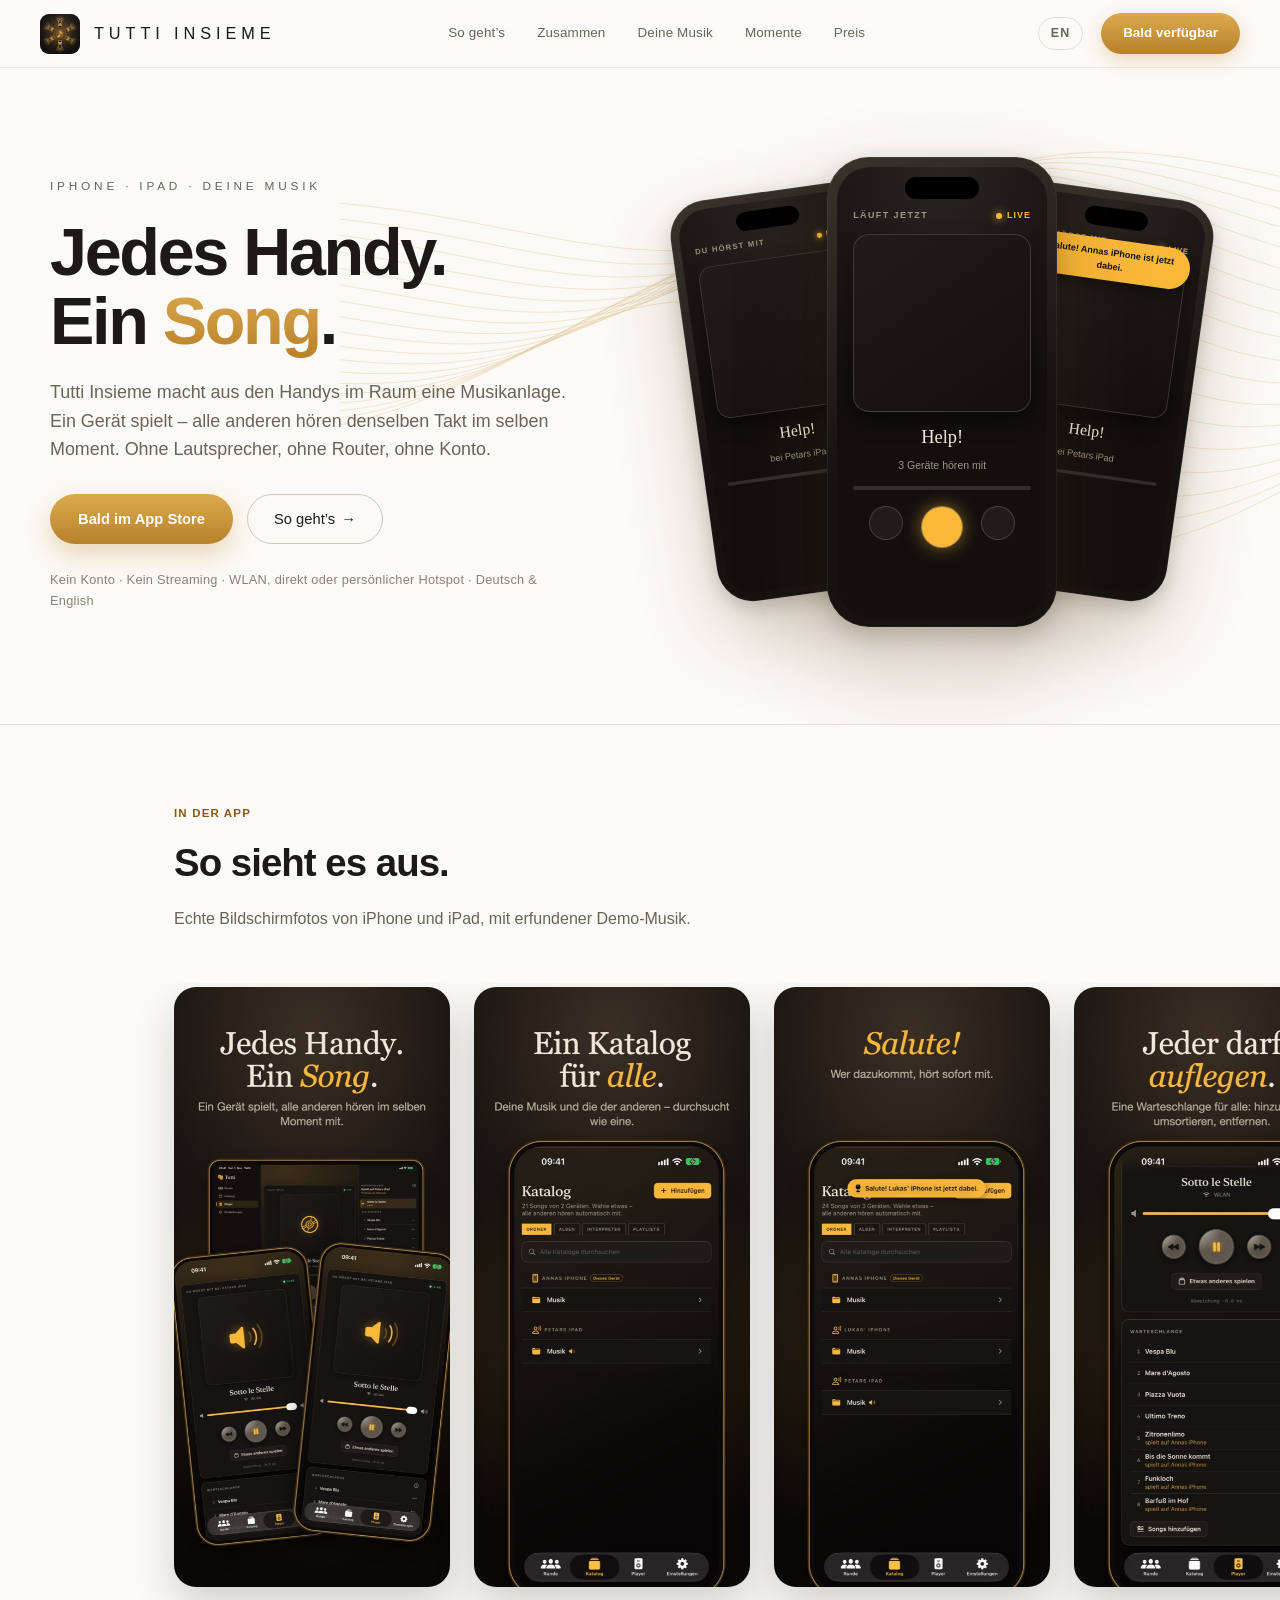
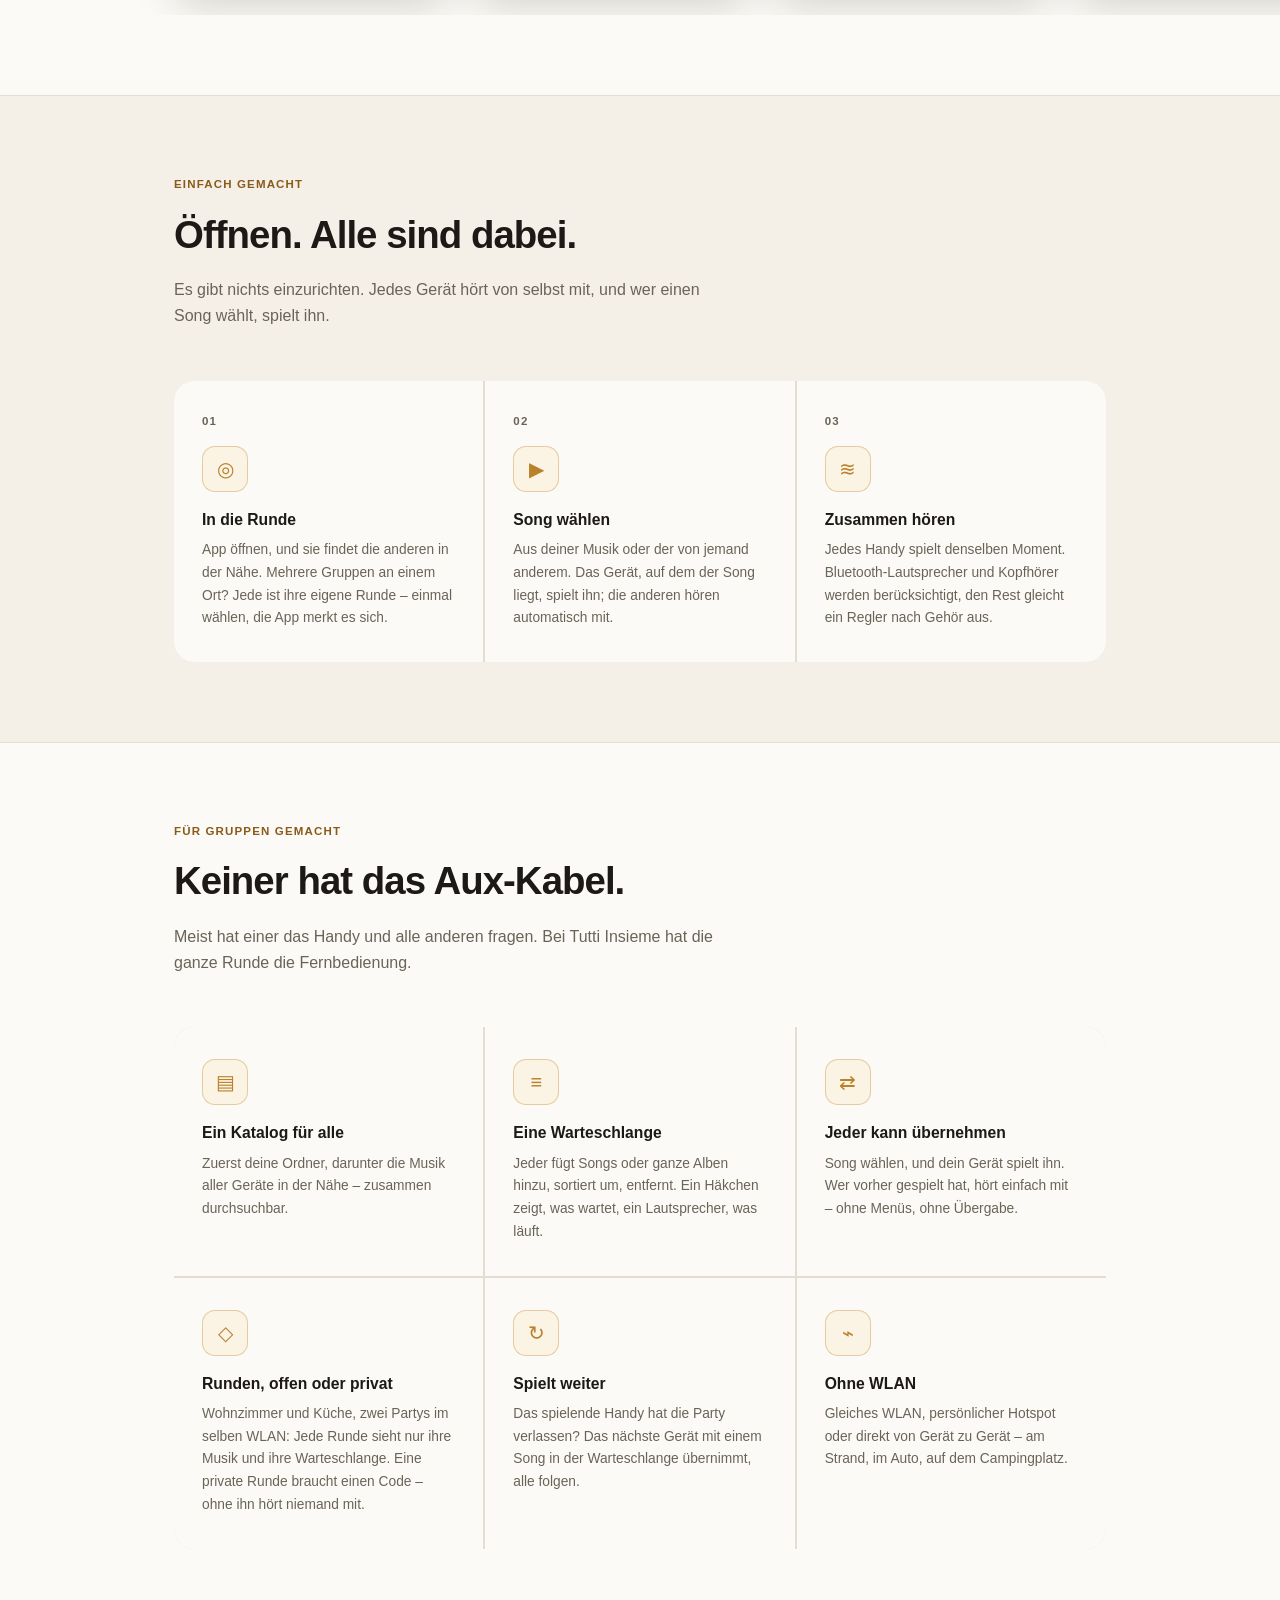
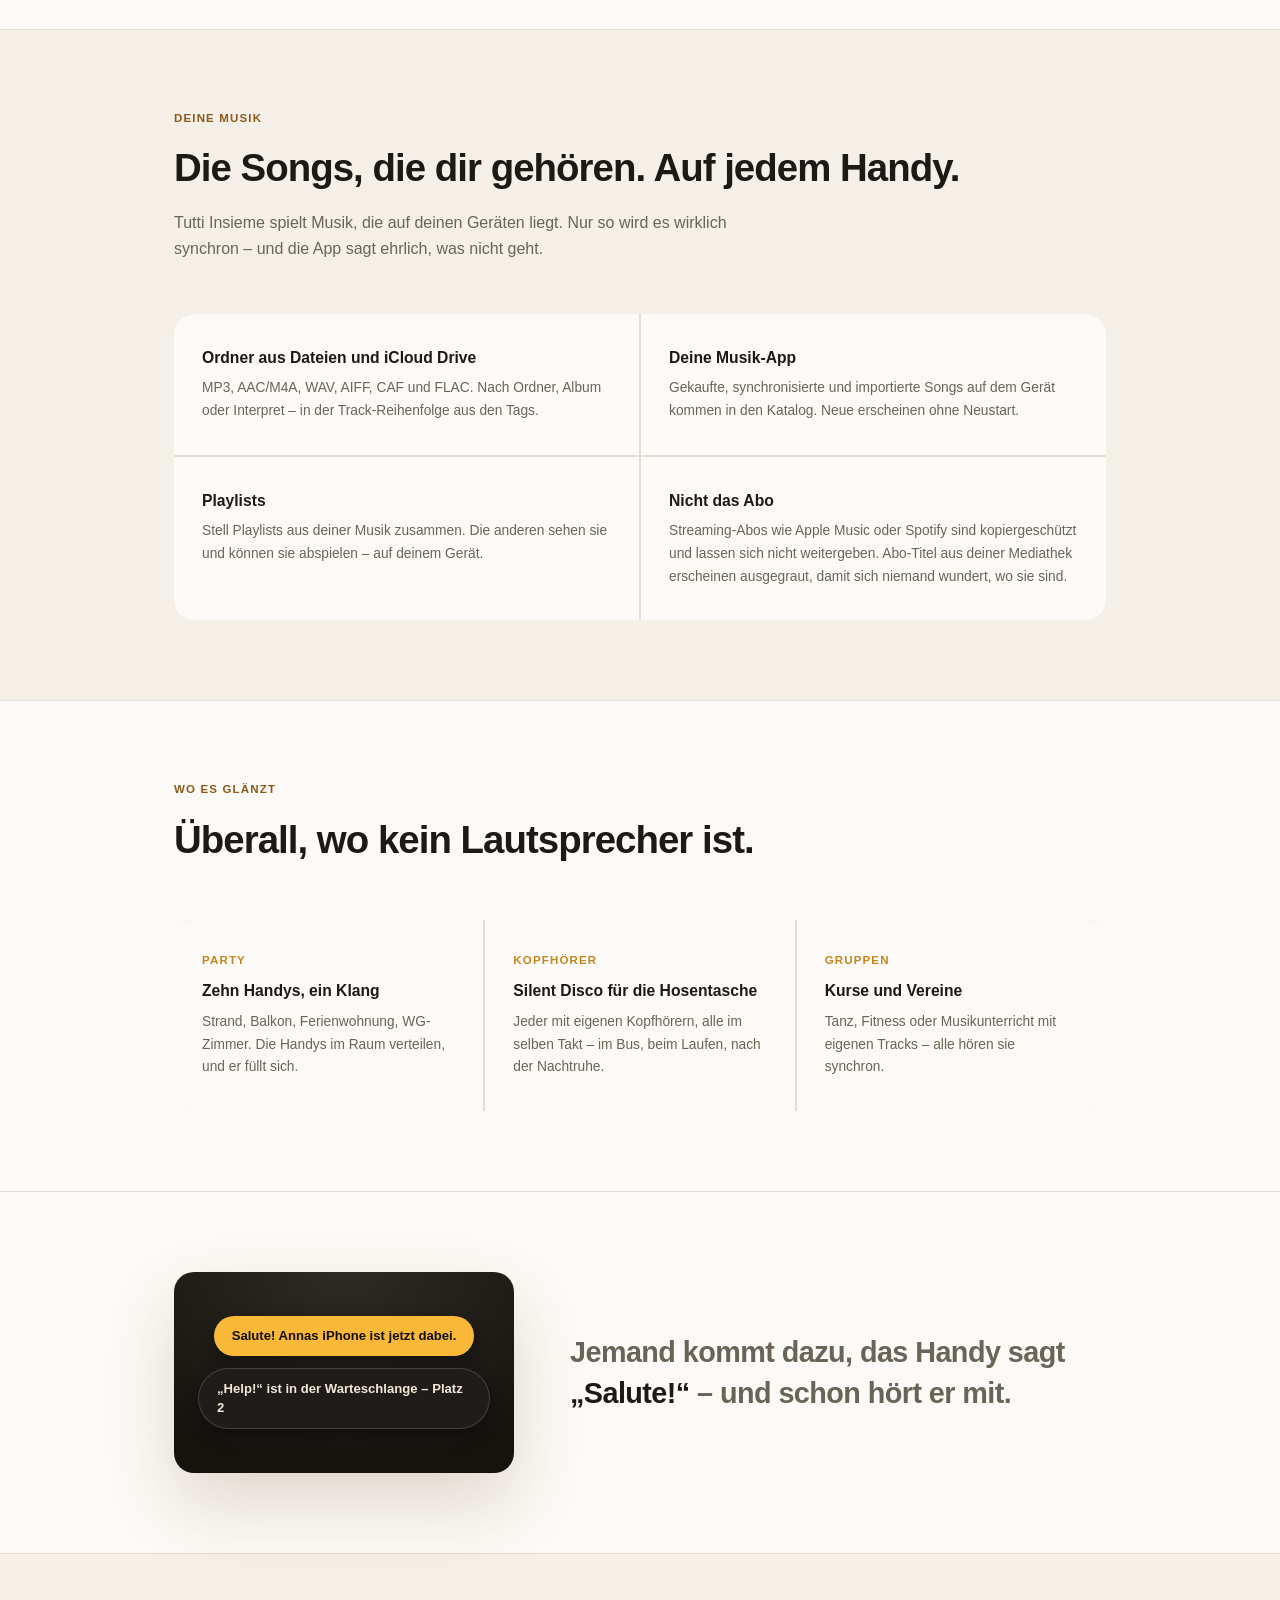
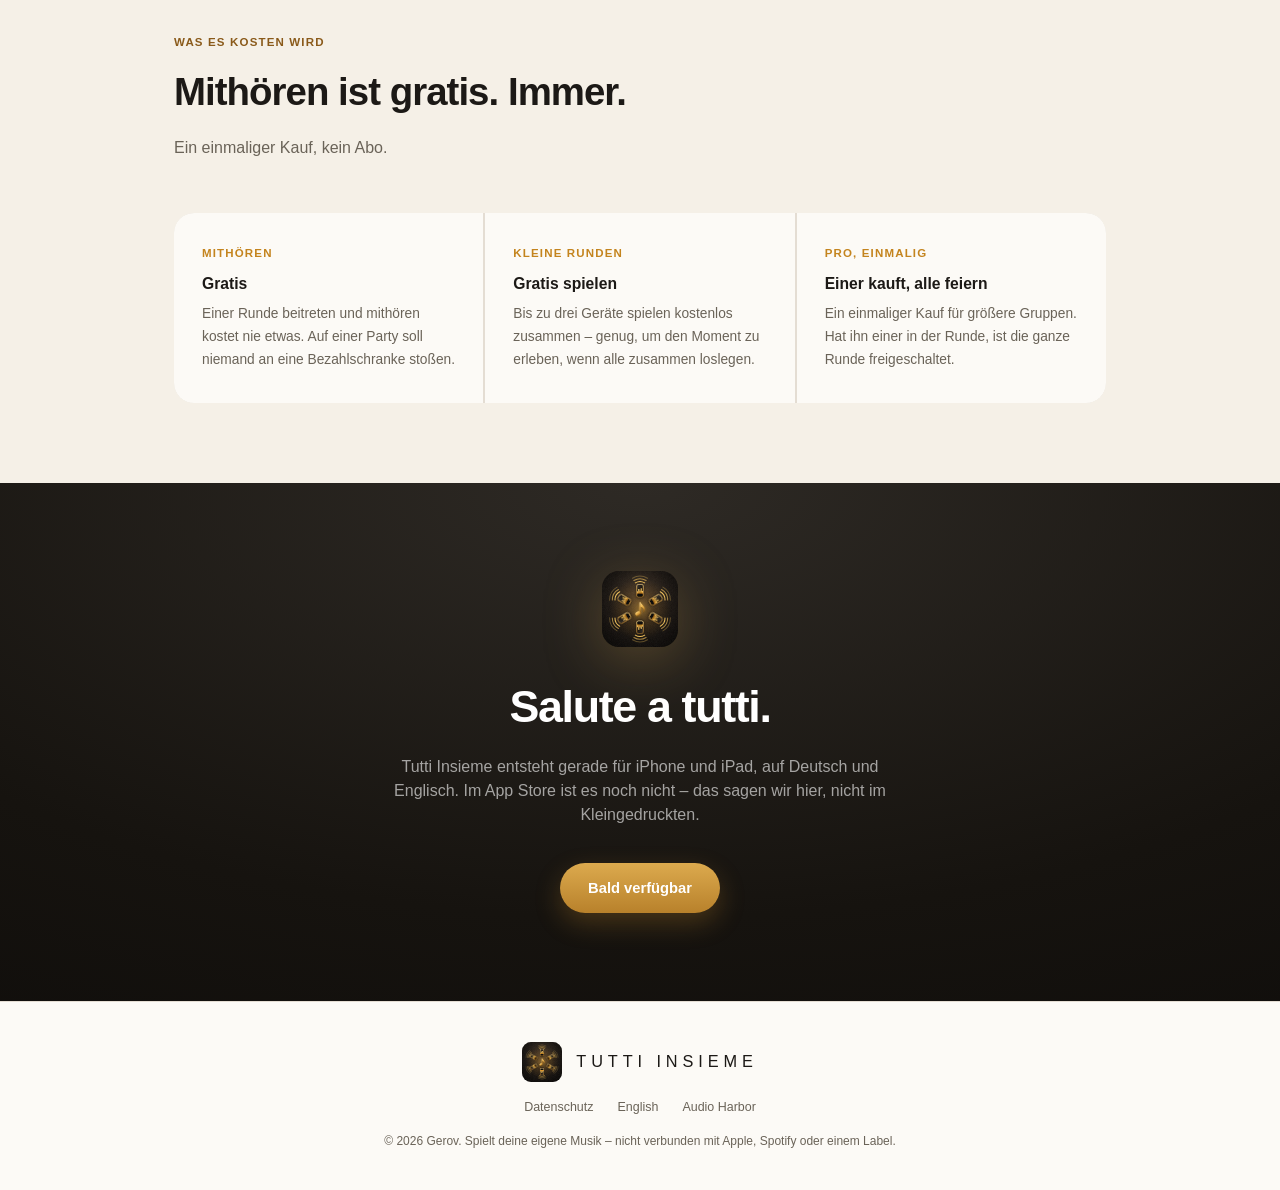
<file: de.html>
<!DOCTYPE html>
<html lang="de">
<head>
  <meta charset="UTF-8" />
  <meta name="viewport" content="width=device-width, initial-scale=1.0" />
  <title>Tutti Insieme — Jedes Handy. Ein Song.</title>
  <meta name="description" content="Tutti Insieme macht aus den iPhones und iPads im Raum eine Musikanlage. Ein Gerät spielt, alle hören denselben Takt im selben Moment. Deine eigene Musik, ohne Lautsprecher, ohne Konto." />
  <meta name="keywords" content="Musik auf mehreren Handys, Musik synchron iPhone, Silent Disco App, Party ohne Lautsprecher, gemeinsame Warteschlange, eigene Musik" />
  <link rel="icon" type="image/svg+xml" href="mark.svg" />
  <link rel="apple-touch-icon" href="icon-180.png" />
  <link rel="alternate" hreflang="de" href="de.html" />
  <link rel="alternate" hreflang="en" href="index.html" />
  <link rel="stylesheet" href="site.css" />
  <meta property="og:type" content="website" />
  <meta property="og:title" content="Tutti Insieme — Jedes Handy. Ein Song." />
  <meta property="og:description" content="Ein Gerät spielt, alle Handys im Raum spielen synchron mit. Deine eigene Musik, ohne Lautsprecher, ohne Konto." />
  <script type="application/ld+json">
  {
    "@context": "https://schema.org",
    "@type": "SoftwareApplication",
    "name": "Tutti Insieme",
    "applicationCategory": "MusicApplication",
    "operatingSystem": "iOS, iPadOS",
    "description": "Spielt deine eigene Musik auf allen iPhones und iPads im Raum gleichzeitig, synchron.",
    "inLanguage": ["de", "en"]
  }
  </script>
</head>
<body>

<nav>
  <a class="nav-logo" href="#" aria-label="Tutti Insieme">
    <img src="mark.svg" alt="" width="40" height="40" />
    <span class="brand-word">Tutti Insieme</span>
  </a>
  <div class="nav-links">
    <a href="#so-gehts" class="nav-link">So geht’s</a>
    <a href="#zusammen" class="nav-link">Zusammen</a>
    <a href="#musik" class="nav-link">Deine Musik</a>
    <a href="#momente" class="nav-link">Momente</a>
    <a href="#preis" class="nav-link">Preis</a>
  </div>
  <div class="nav-right">
    <a href="index.html" class="lang" hreflang="en" lang="en">EN</a>
    <a href="#holen" class="nav-cta">Bald verfügbar</a>
  </div>
</nav>

<section class="hero">
  <svg class="hero-waves" viewBox="0 0 1200 620" aria-hidden="true" focusable="false">
    <g fill="none" stroke="#c99a45" stroke-width="1" stroke-opacity="0.45">
      <polyline points="0,150.0 20,151.9 40,154.2 60,156.8 80,159.7 100,162.9 120,166.4 140,170.1 160,173.9 180,177.8 200,181.7 220,185.5 240,189.1 260,192.5 280,195.4 300,197.9 320,199.9 340,201.1 360,201.7 380,201.4 400,200.4 420,198.4 440,195.6 460,192.0 480,187.6 500,182.4 520,176.6 540,170.2 560,163.3 580,156.2 600,148.9 620,141.5 640,134.3 660,127.3 680,120.7 700,114.7 720,109.3 740,104.6 760,100.7 780,97.7 800,95.6 820,94.3 840,93.9 860,94.4 880,95.7 900,97.6 920,100.2 940,103.4 960,107.0 980,110.9 1000,115.0 1020,119.3 1040,123.6 1060,127.9 1080,132.0 1100,135.9 1120,139.5 1140,142.8 1160,145.8 1180,148.4 1200,150.7" />
      <polyline points="0,167.3 20,169.6 40,172.3 60,175.3 80,178.6 100,182.1 120,185.9 140,189.7 160,193.6 180,197.6 200,201.3 220,204.9 240,208.2 260,211.0 280,213.4 300,215.1 320,216.2 340,216.4 360,215.8 380,214.4 400,212.0 420,208.7 440,204.6 460,199.6 480,193.8 500,187.4 520,180.3 540,172.8 560,165.1 580,157.1 600,149.2 620,141.4 640,134.0 660,127.0 680,120.6 700,114.9 720,110.1 740,106.1 760,103.1 780,101.1 800,100.0 820,100.0 840,100.8 860,102.6 880,105.1 900,108.3 920,112.1 940,116.4 960,121.0 980,125.8 1000,130.8 1020,135.8 1040,140.7 1060,145.4 1080,149.9 1100,154.0 1120,157.8 1140,161.1 1160,164.1 1180,166.6 1200,168.6" />
      <polyline points="0,185.0 20,187.7 40,190.8 60,194.1 80,197.6 100,201.4 120,205.2 140,209.1 160,213.0 180,216.7 200,220.2 220,223.3 240,226.0 260,228.1 280,229.6 300,230.4 320,230.3 340,229.4 360,227.5 380,224.7 400,220.9 420,216.2 440,210.7 460,204.3 480,197.3 500,189.6 520,181.5 540,173.2 560,164.6 580,156.2 600,147.9 620,140.0 640,132.7 660,126.0 680,120.1 700,115.1 720,111.2 740,108.3 760,106.4 780,105.7 800,106.0 820,107.3 840,109.6 860,112.7 880,116.6 900,121.1 920,126.1 940,131.5 960,137.1 980,142.8 1000,148.5 1020,154.1 1040,159.4 1060,164.5 1080,169.1 1100,173.3 1120,177.1 1140,180.3 1160,183.1 1180,185.3 1200,187.0" />
      <polyline points="0,202.9 20,206.0 40,209.3 60,212.8 80,216.5 100,220.3 120,224.2 140,227.9 160,231.5 180,234.9 200,237.8 220,240.3 240,242.2 260,243.4 280,243.9 300,243.4 320,242.1 340,239.8 360,236.5 380,232.2 400,227.0 420,220.9 440,214.0 460,206.4 480,198.2 500,189.5 520,180.6 540,171.5 560,162.6 580,153.9 600,145.6 620,137.9 640,131.0 660,125.0 680,120.0 700,116.1 720,113.3 740,111.8 760,111.4 780,112.1 800,114.0 820,116.9 840,120.7 860,125.3 880,130.6 900,136.4 920,142.5 940,148.9 960,155.4 980,161.9 1000,168.2 1020,174.2 1040,179.8 1060,185.0 1080,189.6 1100,193.7 1120,197.3 1140,200.2 1160,202.6 1180,204.4 1200,205.7" />
      <polyline points="0,221.0 20,224.2 40,227.7 60,231.4 80,235.1 100,238.8 120,242.4 140,245.8 160,249.0 180,251.7 200,254.0 220,255.6 240,256.5 260,256.6 280,255.8 300,254.0 320,251.3 340,247.6 360,242.8 380,237.1 400,230.4 420,223.0 440,214.8 460,206.0 480,196.9 500,187.4 520,177.9 540,168.5 560,159.4 580,150.9 600,143.0 620,135.9 640,129.8 660,124.8 680,121.1 700,118.5 720,117.3 740,117.3 760,118.6 780,121.0 800,124.6 820,129.1 840,134.5 860,140.6 880,147.2 900,154.3 920,161.5 940,168.8 960,176.0 980,183.0 1000,189.7 1020,195.9 1040,201.6 1060,206.7 1080,211.2 1100,215.0 1120,218.1 1140,220.6 1160,222.5 1180,223.8 1200,224.5" />
      <polyline points="0,238.9 20,242.3 40,245.8 60,249.4 80,253.0 100,256.4 120,259.6 140,262.6 160,265.1 180,267.0 200,268.3 220,268.9 240,268.6 260,267.5 280,265.3 300,262.1 320,257.9 340,252.7 360,246.5 380,239.3 400,231.4 420,222.7 440,213.4 460,203.8 480,193.9 500,184.0 520,174.2 540,164.8 560,156.0 580,147.9 600,140.8 620,134.7 640,129.8 660,126.2 680,124.0 700,123.1 720,123.7 740,125.5 760,128.6 780,132.9 800,138.2 820,144.5 840,151.4 860,158.9 880,166.8 900,174.9 920,183.1 940,191.1 960,198.8 980,206.2 1000,213.0 1020,219.2 1040,224.7 1060,229.5 1080,233.6 1100,236.9 1120,239.4 1140,241.3 1160,242.5 1180,243.1 1200,243.1" />
      <polyline points="0,256.6 20,259.9 40,263.4 60,266.7 80,270.0 100,273.0 120,275.6 140,277.9 160,279.5 180,280.5 200,280.7 220,280.1 240,278.5 260,275.9 280,272.3 300,267.7 320,262.0 340,255.3 360,247.7 380,239.3 400,230.1 420,220.4 440,210.4 460,200.1 480,189.8 500,179.8 520,170.1 540,161.2 560,153.0 580,145.8 600,139.8 620,135.1 640,131.8 660,129.9 680,129.6 700,130.6 720,133.1 740,136.9 760,142.0 780,148.2 800,155.3 820,163.1 840,171.5 860,180.3 880,189.3 900,198.3 920,207.2 940,215.6 960,223.6 980,231.0 1000,237.7 1020,243.6 1040,248.8 1060,253.0 1080,256.4 1100,259.0 1120,260.8 1140,261.9 1160,262.3 1180,262.1 1200,261.4" />
      <polyline points="0,273.7 20,277.0 40,280.1 60,283.1 80,285.9 100,288.2 120,290.2 140,291.5 160,292.2 180,292.0 200,291.0 220,289.0 240,286.1 260,282.0 280,277.0 300,270.9 320,263.7 340,255.7 360,246.9 380,237.3 400,227.2 420,216.8 440,206.2 460,195.7 480,185.4 500,175.6 520,166.5 540,158.4 560,151.3 580,145.4 600,141.0 620,138.0 640,136.6 660,136.7 680,138.4 700,141.5 720,146.1 740,152.0 760,159.1 780,167.1 800,175.9 820,185.2 840,195.0 860,204.9 880,214.7 900,224.3 920,233.5 940,242.2 960,250.2 980,257.3 1000,263.6 1020,269.0 1040,273.4 1060,276.9 1080,279.4 1100,281.1 1120,282.0 1140,282.1 1160,281.6 1180,280.6 1200,279.0" />
      <polyline points="0,290.2 20,293.2 40,295.9 60,298.4 80,300.5 100,302.1 120,303.1 140,303.4 160,302.9 180,301.5 200,299.1 220,295.8 240,291.4 260,285.9 280,279.4 300,271.9 320,263.5 340,254.3 360,244.4 380,234.0 400,223.2 420,212.4 440,201.7 460,191.3 480,181.4 500,172.3 520,164.2 540,157.3 560,151.7 580,147.5 600,144.9 620,144.0 640,144.7 660,147.1 680,151.0 700,156.4 720,163.2 740,171.1 760,180.0 780,189.8 800,200.1 820,210.8 840,221.6 860,232.3 880,242.7 900,252.6 920,261.9 940,270.4 960,278.0 980,284.6 1000,290.2 1020,294.7 1040,298.2 1060,300.7 1080,302.2 1100,302.8 1120,302.6 1140,301.7 1160,300.2 1180,298.2 1200,295.8" />
      <polyline points="0,305.9 20,308.4 40,310.5 60,312.3 80,313.6 100,314.3 120,314.2 140,313.4 160,311.6 180,308.9 200,305.2 220,300.4 240,294.6 260,287.7 280,279.9 300,271.1 320,261.6 340,251.4 360,240.8 380,229.9 400,218.9 420,208.0 440,197.5 460,187.7 480,178.7 500,170.7 520,164.0 540,158.7 560,154.9 580,152.8 600,152.4 620,153.8 640,156.9 660,161.6 680,167.8 700,175.5 720,184.4 740,194.3 760,205.0 780,216.3 800,227.9 820,239.6 840,251.1 860,262.3 880,272.9 900,282.8 920,291.8 940,299.8 960,306.7 980,312.5 1000,317.0 1020,320.5 1040,322.8 1060,324.1 1080,324.3 1100,323.8 1120,322.4 1140,320.4 1160,317.8 1180,314.9 1200,311.6" />
      <polyline points="0,320.6 20,322.4 40,323.9 60,324.9 80,325.2 100,324.8 120,323.6 140,321.5 160,318.5 180,314.4 200,309.3 220,303.1 240,296.0 260,287.8 280,278.8 300,269.1 320,258.7 340,247.9 360,236.8 380,225.7 400,214.8 420,204.4 440,194.6 460,185.7 480,178.0 500,171.6 520,166.6 540,163.4 560,161.8 580,162.0 600,164.1 620,167.9 640,173.5 660,180.6 680,189.2 700,199.0 720,209.9 740,221.6 760,233.8 780,246.4 800,258.9 820,271.3 840,283.3 860,294.5 880,305.0 900,314.4 920,322.7 940,329.9 960,335.7 980,340.3 1000,343.6 1020,345.7 1040,346.6 1060,346.5 1080,345.4 1100,343.5 1120,340.9 1140,337.8 1160,334.2 1180,330.3 1200,326.2" />
      <polyline points="0,334.1 20,335.3 40,335.9 60,335.9 80,335.2 100,333.7 120,331.3 140,327.9 160,323.5 180,318.1 200,311.7 220,304.3 240,295.9 260,286.7 280,276.8 300,266.3 320,255.3 340,244.2 360,233.1 380,222.3 400,211.9 420,202.3 440,193.7 460,186.2 480,180.2 500,175.7 520,172.9 540,172.0 560,172.9 580,175.7 600,180.3 620,186.7 640,194.8 660,204.3 680,215.1 700,226.9 720,239.6 740,252.8 760,266.2 780,279.7 800,292.8 820,305.5 840,317.4 860,328.3 880,338.2 900,346.8 920,354.0 940,359.9 960,364.4 980,367.5 1000,369.3 1020,369.8 1040,369.2 1060,367.6 1080,365.1 1100,361.8 1120,357.9 1140,353.6 1160,349.0 1180,344.3 1200,339.4" />
      <polyline points="0,346.5 20,346.8 40,346.5 60,345.5 80,343.7 100,341.0 120,337.3 140,332.7 160,327.0 180,320.4 200,312.8 220,304.2 240,294.9 260,284.8 280,274.2 300,263.3 320,252.2 340,241.2 360,230.5 380,220.3 400,210.9 420,202.6 440,195.5 460,189.9 480,186.0 500,183.8 520,183.5 540,185.1 560,188.7 580,194.1 600,201.4 620,210.4 640,220.9 660,232.6 680,245.4 700,259.1 720,273.2 740,287.5 760,301.8 780,315.7 800,329.0 820,341.4 840,352.8 860,363.0 880,371.8 900,379.2 920,385.0 940,389.4 960,392.2 980,393.6 1000,393.6 1020,392.5 1040,390.2 1060,386.9 1080,382.9 1100,378.3 1120,373.2 1140,367.8 1160,362.3 1180,356.7 1200,351.3" />
      <polyline points="0,357.7 20,357.1 40,355.8 60,353.7 80,350.7 100,346.8 120,341.9 140,336.1 160,329.3 180,321.5 200,312.9 220,303.4 240,293.4 260,282.8 280,271.9 300,260.9 320,250.0 340,239.5 360,229.6 380,220.6 400,212.6 420,206.0 440,200.9 460,197.5 480,196.0 500,196.4 520,198.7 540,203.1 560,209.4 580,217.6 600,227.5 620,238.9 640,251.7 660,265.4 680,280.0 700,295.0 720,310.2 740,325.2 760,339.8 780,353.7 800,366.7 820,378.5 840,388.9 860,397.9 880,405.2 900,411.0 920,415.0 940,417.5 960,418.4 980,417.9 1000,416.0 1020,413.0 1040,409.0 1060,404.2 1080,398.7 1100,392.7 1120,386.5 1140,380.1 1160,373.8 1180,367.6 1200,361.7" />
      <polyline points="0,367.6 20,366.1 40,363.7 60,360.5 80,356.4 100,351.4 120,345.4 140,338.4 160,330.6 180,321.9 200,312.5 220,302.5 240,292.0 260,281.2 280,270.4 300,259.8 320,249.6 340,240.0 360,231.3 380,223.8 400,217.7 420,213.2 440,210.4 460,209.6 480,210.7 500,213.8 520,219.0 540,226.2 560,235.3 580,246.1 600,258.5 620,272.2 640,286.9 660,302.3 680,318.2 700,334.1 720,349.9 740,365.2 760,379.6 780,393.0 800,405.1 820,415.7 840,424.7 860,432.0 880,437.5 900,441.3 920,443.3 940,443.7 960,442.5 980,439.9 1000,436.1 1020,431.2 1040,425.4 1060,419.0 1080,412.1 1100,405.0 1120,397.7 1140,390.5 1160,383.6 1180,376.9 1200,370.7" />
      <polyline points="0,376.5 20,373.9 40,370.6 60,366.3 80,361.1 100,355.0 120,348.0 140,340.1 160,331.5 180,322.1 200,312.2 220,301.9 240,291.3 260,280.8 280,270.4 300,260.6 320,251.4 340,243.2 360,236.3 380,230.7 400,226.8 420,224.7 440,224.6 460,226.4 480,230.4 500,236.5 520,244.5 540,254.5 560,266.2 580,279.5 600,294.1 620,309.7 640,326.0 660,342.6 680,359.3 700,375.8 720,391.6 740,406.5 760,420.2 780,432.6 800,443.3 820,452.3 840,459.4 860,464.7 880,468.0 900,469.5 920,469.2 940,467.2 960,463.8 980,459.1 1000,453.2 1020,446.5 1040,439.1 1060,431.2 1080,423.1 1100,414.9 1120,406.8 1140,399.0 1160,391.6 1180,384.7 1200,378.3" />
      <polyline points="0,384.4 20,380.8 40,376.4 60,371.2 80,365.0 100,358.0 120,350.2 140,341.6 160,332.4 180,322.6 200,312.5 220,302.3 240,292.0 260,282.1 280,272.6 300,264.0 320,256.3 340,249.9 360,245.0 380,241.7 400,240.3 420,240.9 440,243.6 460,248.4 480,255.3 500,264.3 520,275.1 540,287.7 560,301.9 580,317.3 600,333.7 620,350.8 640,368.2 660,385.6 680,402.6 700,419.0 720,434.3 740,448.3 760,460.8 780,471.5 800,480.4 820,487.3 840,492.1 860,494.9 880,495.8 900,494.7 920,492.0 940,487.6 960,481.9 980,475.1 1000,467.3 1020,458.8 1040,449.9 1060,440.7 1080,431.5 1100,422.5 1120,413.9 1140,405.6 1160,398.0 1180,391.1 1200,384.9" />
      <polyline points="0,391.4 20,386.9 40,381.6 60,375.5 80,368.5 100,360.8 120,352.3 140,343.3 160,333.8 180,324.0 200,314.1 220,304.2 240,294.7 260,285.8 280,277.6 300,270.5 320,264.8 340,260.5 360,258.0 380,257.3 400,258.7 420,262.2 440,267.8 460,275.5 480,285.3 500,297.1 520,310.5 540,325.5 560,341.8 580,359.0 600,376.8 620,394.9 640,412.9 660,430.4 680,447.1 700,462.7 720,476.9 740,489.5 760,500.1 780,508.8 800,515.3 820,519.7 840,521.9 860,522.1 880,520.2 900,516.5 920,511.2 940,504.4 960,496.4 980,487.5 1000,477.9 1020,467.9 1040,457.7 1060,447.5 1080,437.5 1100,427.9 1120,418.9 1140,410.6 1160,403.0 1180,396.3 1200,390.4" />
    </g>
  </svg>
  <div class="hero-inner">
    <div class="hero-copy">
      <span class="hero-eyebrow">iPhone · iPad · Deine Musik</span>
      <h1>Jedes Handy.<br>Ein <em>Song</em>.</h1>
      <p>Tutti Insieme macht aus den Handys im Raum eine Musikanlage. Ein Gerät spielt – alle anderen hören denselben Takt im selben Moment. Ohne Lautsprecher, ohne Router, ohne Konto.</p>
      <div class="hero-actions">
        <a href="#holen" class="btn-primary">Bald im App Store</a>
        <a href="#so-gehts" class="btn-secondary">So geht’s</a>
      </div>
      <p class="hero-trust">Kein Konto · Kein Streaming · WLAN, direkt oder persönlicher Hotspot · Deutsch &amp; English</p>
    </div>
    <div class="phones" aria-label="Drei Handys spielen denselben Song synchron" role="img">
      <div class="phone left" aria-hidden="true">
        <div class="screen">
          <div class="ui-row"><span class="ui-label">Du hörst mit</span><span class="ui-lamp">Live</span></div>
          <div class="art"><div class="eq"><span></span><span></span><span></span><span></span><span></span></div></div>
          <div class="ui-title">Help!</div>
          <div class="ui-sub">bei Petars iPad</div>
          <div class="ui-bar"><i></i></div>
        </div>
      </div>
      <div class="phone center" aria-hidden="true">
        <div class="screen">
          <div class="ui-row"><span class="ui-label">Läuft jetzt</span><span class="ui-lamp">Live</span></div>
          <div class="art"><div class="eq"><span></span><span></span><span></span><span></span><span></span></div></div>
          <div class="ui-title">Help!</div>
          <div class="ui-sub">3 Geräte hören mit</div>
          <div class="ui-bar"><i></i></div>
          <div class="ui-buttons"><b></b><b class="play"></b><b></b></div>
        </div>
      </div>
      <div class="phone right" aria-hidden="true">
        <div class="screen">
          <div class="salute">Salute! Annas iPhone ist jetzt dabei.</div>
          <div class="ui-row"><span class="ui-label">Du hörst mit</span><span class="ui-lamp">Live</span></div>
          <div class="art"><div class="eq"><span></span><span></span><span></span><span></span><span></span></div></div>
          <div class="ui-title">Help!</div>
          <div class="ui-sub">bei Petars iPad</div>
          <div class="ui-bar"><i></i></div>
        </div>
      </div>
    </div>
  </div>
</section>

<hr class="divider" />

<section class="section shots" id="screens">
  <div class="container">
    <div class="section-header">
      <div class="section-eyebrow">In der App</div>
      <h2 class="section-title">So sieht es aus.</h2>
      <p class="section-sub">Echte Bildschirmfotos von iPhone und iPad, mit erfundener Demo-Musik.</p>
    </div>
  </div>
  <div class="shots-strip" role="list" aria-label="Bildschirmfotos">
      <img src="screenshots/de-1-hero.jpg" alt="Jedes Handy, ein Song" width="506" height="1100" loading="lazy" />
      <img src="screenshots/de-2-catalogue.jpg" alt="Ein Katalog für alle" width="506" height="1100" loading="lazy" />
      <img src="screenshots/de-3-salute.jpg" alt="Salute!, wenn jemand dazukommt" width="506" height="1100" loading="lazy" />
      <img src="screenshots/de-4-queue.jpg" alt="Eine Warteschlange für alle" width="506" height="1100" loading="lazy" />
      <img src="screenshots/de-5-album.jpg" alt="Deine Musik, ohne Abo" width="506" height="1100" loading="lazy" />
      <img src="screenshots/de-6-circle.jpg" alt="Private Runden mit Code oder QR-Code" width="506" height="1100" loading="lazy" />
  </div>
</section>

<hr class="divider" />

<section class="section tinted" id="so-gehts">
  <div class="container">
    <div class="section-header">
      <div class="section-eyebrow">Einfach gemacht</div>
      <h2 class="section-title">Öffnen. Alle sind dabei.</h2>
      <p class="section-sub">Es gibt nichts einzurichten. Jedes Gerät hört von selbst mit, und wer einen Song wählt, spielt ihn.</p>
    </div>
    <div class="grid">
      <div class="cell">
        <div class="cell-num">01</div>
        <span class="icon">◎</span>
        <h3>In die Runde</h3>
        <p>App öffnen, und sie findet die anderen in der Nähe. Mehrere Gruppen an einem Ort? Jede ist ihre eigene Runde – einmal wählen, die App merkt es sich.</p>
      </div>
      <div class="cell">
        <div class="cell-num">02</div>
        <span class="icon">▶</span>
        <h3>Song wählen</h3>
        <p>Aus deiner Musik oder der von jemand anderem. Das Gerät, auf dem der Song liegt, spielt ihn; die anderen hören automatisch mit.</p>
      </div>
      <div class="cell">
        <div class="cell-num">03</div>
        <span class="icon">≋</span>
        <h3>Zusammen hören</h3>
        <p>Jedes Handy spielt denselben Moment. Bluetooth-Lautsprecher und Kopfhörer werden berücksichtigt, den Rest gleicht ein Regler nach Gehör aus.</p>
      </div>
    </div>
  </div>
</section>

<hr class="divider" />

<section class="section" id="zusammen">
  <div class="container">
    <div class="section-header">
      <div class="section-eyebrow">Für Gruppen gemacht</div>
      <h2 class="section-title">Keiner hat das Aux-Kabel.</h2>
      <p class="section-sub">Meist hat einer das Handy und alle anderen fragen. Bei Tutti Insieme hat die ganze Runde die Fernbedienung.</p>
    </div>
    <div class="grid">
      <div class="cell">
        <span class="icon">▤</span>
        <h3>Ein Katalog für alle</h3>
        <p>Zuerst deine Ordner, darunter die Musik aller Geräte in der Nähe – zusammen durchsuchbar.</p>
      </div>
      <div class="cell">
        <span class="icon">≡</span>
        <h3>Eine Warteschlange</h3>
        <p>Jeder fügt Songs oder ganze Alben hinzu, sortiert um, entfernt. Ein Häkchen zeigt, was wartet, ein Lautsprecher, was läuft.</p>
      </div>
      <div class="cell">
        <span class="icon">⇄</span>
        <h3>Jeder kann übernehmen</h3>
        <p>Song wählen, und dein Gerät spielt ihn. Wer vorher gespielt hat, hört einfach mit – ohne Menüs, ohne Übergabe.</p>
      </div>
      <div class="cell">
        <span class="icon">◇</span>
        <h3>Runden, offen oder privat</h3>
        <p>Wohnzimmer und Küche, zwei Partys im selben WLAN: Jede Runde sieht nur ihre Musik und ihre Warteschlange. Eine private Runde braucht einen Code – ohne ihn hört niemand mit.</p>
      </div>
      <div class="cell">
        <span class="icon">↻</span>
        <h3>Spielt weiter</h3>
        <p>Das spielende Handy hat die Party verlassen? Das nächste Gerät mit einem Song in der Warteschlange übernimmt, alle folgen.</p>
      </div>
      <div class="cell">
        <span class="icon">⌁</span>
        <h3>Ohne WLAN</h3>
        <p>Gleiches WLAN, persönlicher Hotspot oder direkt von Gerät zu Gerät – am Strand, im Auto, auf dem Campingplatz.</p>
      </div>
    </div>
  </div>
</section>

<hr class="divider" />

<section class="section tinted" id="musik">
  <div class="container">
    <div class="section-header">
      <div class="section-eyebrow">Deine Musik</div>
      <h2 class="section-title">Die Songs, die dir gehören. Auf jedem Handy.</h2>
      <p class="section-sub">Tutti Insieme spielt Musik, die auf deinen Geräten liegt. Nur so wird es wirklich synchron – und die App sagt ehrlich, was nicht geht.</p>
    </div>
    <div class="grid two">
      <div class="cell">
        <h3>Ordner aus Dateien und iCloud Drive</h3>
        <p>MP3, AAC/M4A, WAV, AIFF, CAF und FLAC. Nach Ordner, Album oder Interpret – in der Track-Reihenfolge aus den Tags.</p>
      </div>
      <div class="cell">
        <h3>Deine Musik-App</h3>
        <p>Gekaufte, synchronisierte und importierte Songs auf dem Gerät kommen in den Katalog. Neue erscheinen ohne Neustart.</p>
      </div>
      <div class="cell">
        <h3>Playlists</h3>
        <p>Stell Playlists aus deiner Musik zusammen. Die anderen sehen sie und können sie abspielen – auf deinem Gerät.</p>
      </div>
      <div class="cell">
        <h3>Nicht das Abo</h3>
        <p>Streaming-Abos wie Apple Music oder Spotify sind kopiergeschützt und lassen sich nicht weitergeben. Abo-Titel aus deiner Mediathek erscheinen ausgegraut, damit sich niemand wundert, wo sie sind.</p>
      </div>
    </div>
  </div>
</section>

<hr class="divider" />

<section class="section" id="momente">
  <div class="container">
    <div class="section-header">
      <div class="section-eyebrow">Wo es glänzt</div>
      <h2 class="section-title">Überall, wo kein Lautsprecher ist.</h2>
    </div>
    <div class="grid">
      <div class="cell">
        <div class="cell-lead">Party</div>
        <h3>Zehn Handys, ein Klang</h3>
        <p>Strand, Balkon, Ferienwohnung, WG-Zimmer. Die Handys im Raum verteilen, und er füllt sich.</p>
      </div>
      <div class="cell">
        <div class="cell-lead">Kopfhörer</div>
        <h3>Silent Disco für die Hosentasche</h3>
        <p>Jeder mit eigenen Kopfhörern, alle im selben Takt – im Bus, beim Laufen, nach der Nachtruhe.</p>
      </div>
      <div class="cell">
        <div class="cell-lead">Gruppen</div>
        <h3>Kurse und Vereine</h3>
        <p>Tanz, Fitness oder Musikunterricht mit eigenen Tracks – alle hören sie synchron.</p>
      </div>
    </div>
  </div>
</section>

<div class="quote-section">
  <div class="quote-inner">
    <div class="banner-card" aria-hidden="true">
      <span class="pill">Salute! Annas iPhone ist jetzt dabei.</span>
      <span class="pill quiet">„Help!“ ist in der Warteschlange – Platz 2</span>
    </div>
    <p class="quote">Jemand kommt dazu, das Handy sagt <em>„Salute!“</em> – und schon hört er mit.</p>
  </div>
</div>

<section class="section tinted" id="preis">
  <div class="container">
    <div class="section-header">
      <div class="section-eyebrow">Was es kosten wird</div>
      <h2 class="section-title">Mithören ist gratis. Immer.</h2>
      <p class="section-sub">Ein einmaliger Kauf, kein Abo.</p>
    </div>
    <div class="grid">
      <div class="cell">
        <div class="cell-lead">Mithören</div>
        <h3>Gratis</h3>
        <p>Einer Runde beitreten und mithören kostet nie etwas. Auf einer Party soll niemand an eine Bezahlschranke stoßen.</p>
      </div>
      <div class="cell">
        <div class="cell-lead">Kleine Runden</div>
        <h3>Gratis spielen</h3>
        <p>Bis zu drei Geräte spielen kostenlos zusammen – genug, um den Moment zu erleben, wenn alle zusammen loslegen.</p>
      </div>
      <div class="cell">
        <div class="cell-lead">Pro, einmalig</div>
        <h3>Einer kauft, alle feiern</h3>
        <p>Ein einmaliger Kauf für größere Gruppen. Hat ihn einer in der Runde, ist die ganze Runde freigeschaltet.</p>
      </div>
    </div>
  </div>
</section>

<section class="cta-section" id="holen">
  <img class="cta-mark" src="mark.svg" alt="" width="76" height="76" />
  <h2>Salute a tutti.</h2>
  <p>Tutti Insieme entsteht gerade für iPhone und iPad, auf Deutsch und Englisch. Im App Store ist es noch nicht – das sagen wir hier, nicht im Kleingedruckten.</p>
  <span class="btn-cta">Bald verfügbar</span>
</section>

<footer>
  <a class="footer-logo" href="#" aria-label="Tutti Insieme">
    <img src="mark.svg" alt="" width="40" height="40" />
    <span class="brand-word">Tutti Insieme</span>
  </a>
  <div class="footer-links">
    <a href="privacy.html#de">Datenschutz</a>
    <a href="index.html" hreflang="en" lang="en">English</a>
    <a href="https://petergerov.github.io/audio-harbor/">Audio Harbor</a>
  </div>
  <p>© 2026 Gerov. Spielt deine eigene Musik – nicht verbunden mit Apple, Spotify oder einem Label.</p>
</footer>

</body>
</html>
</file>
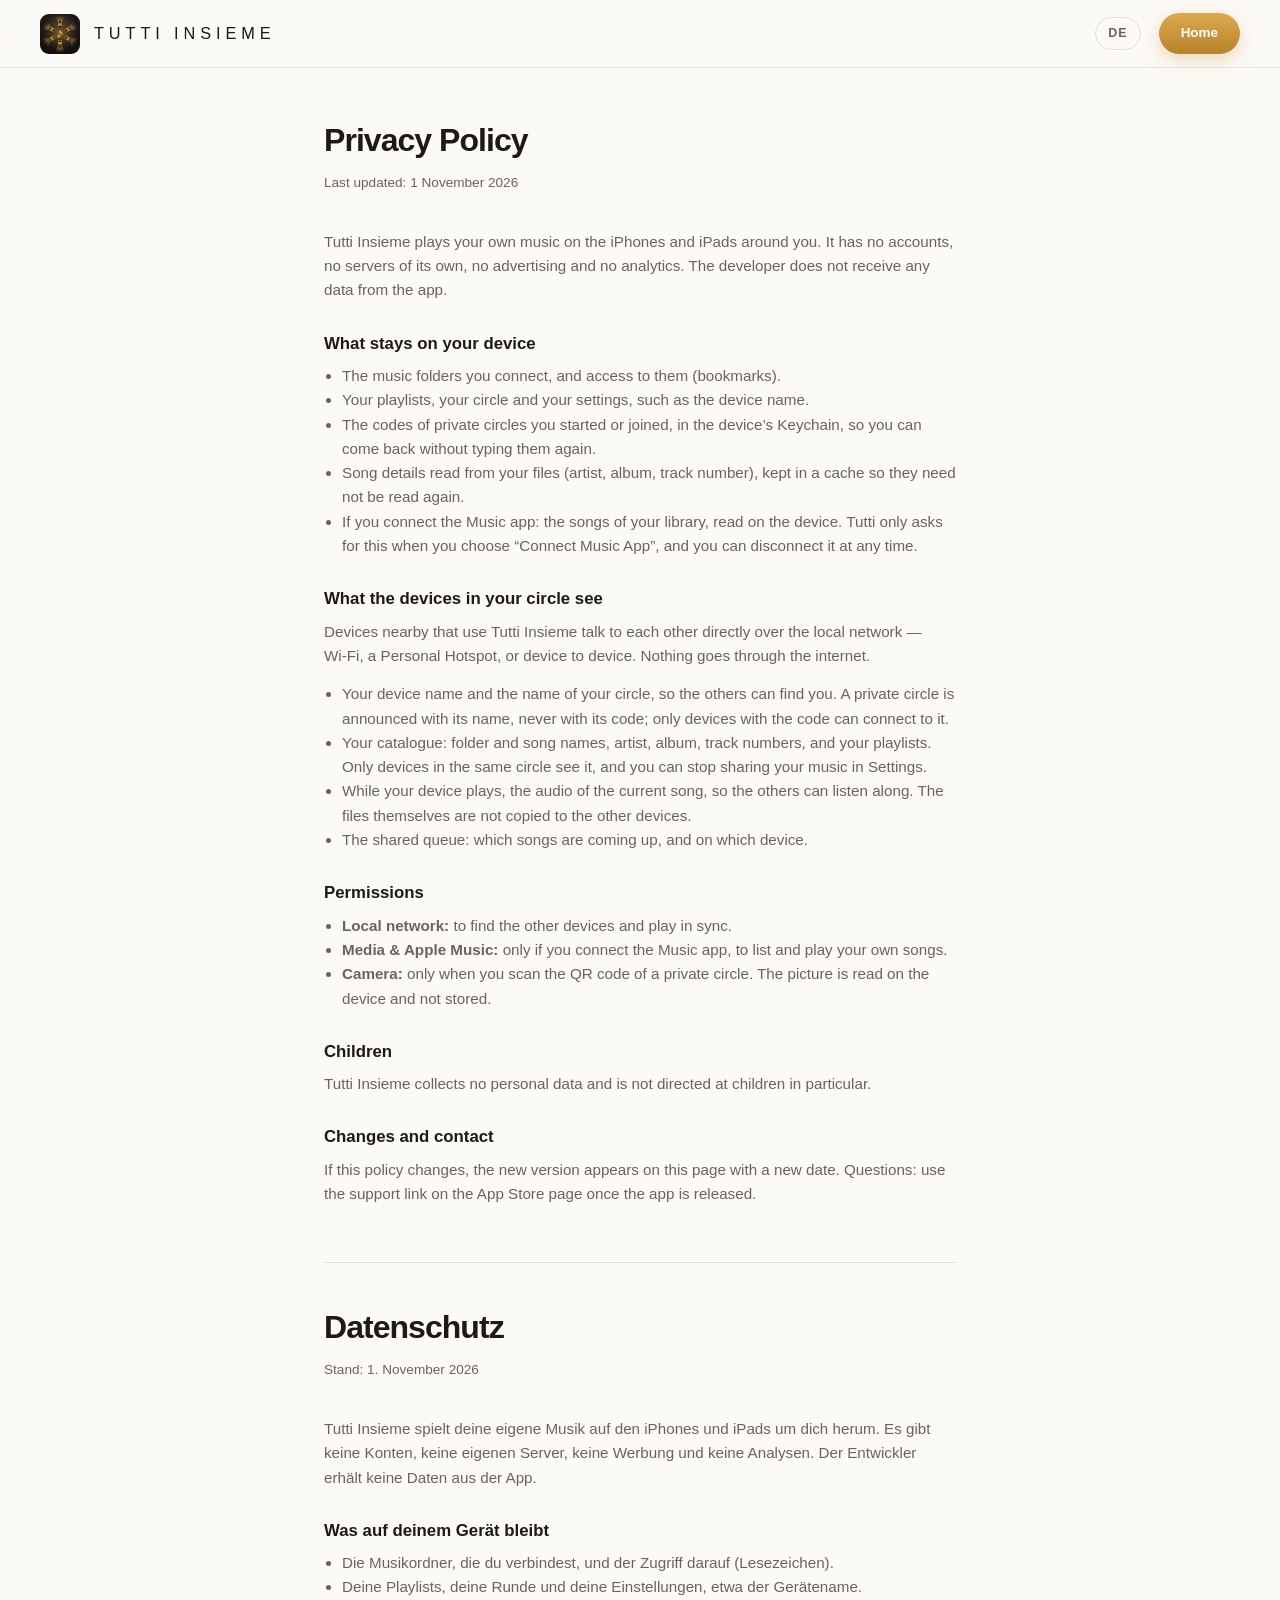
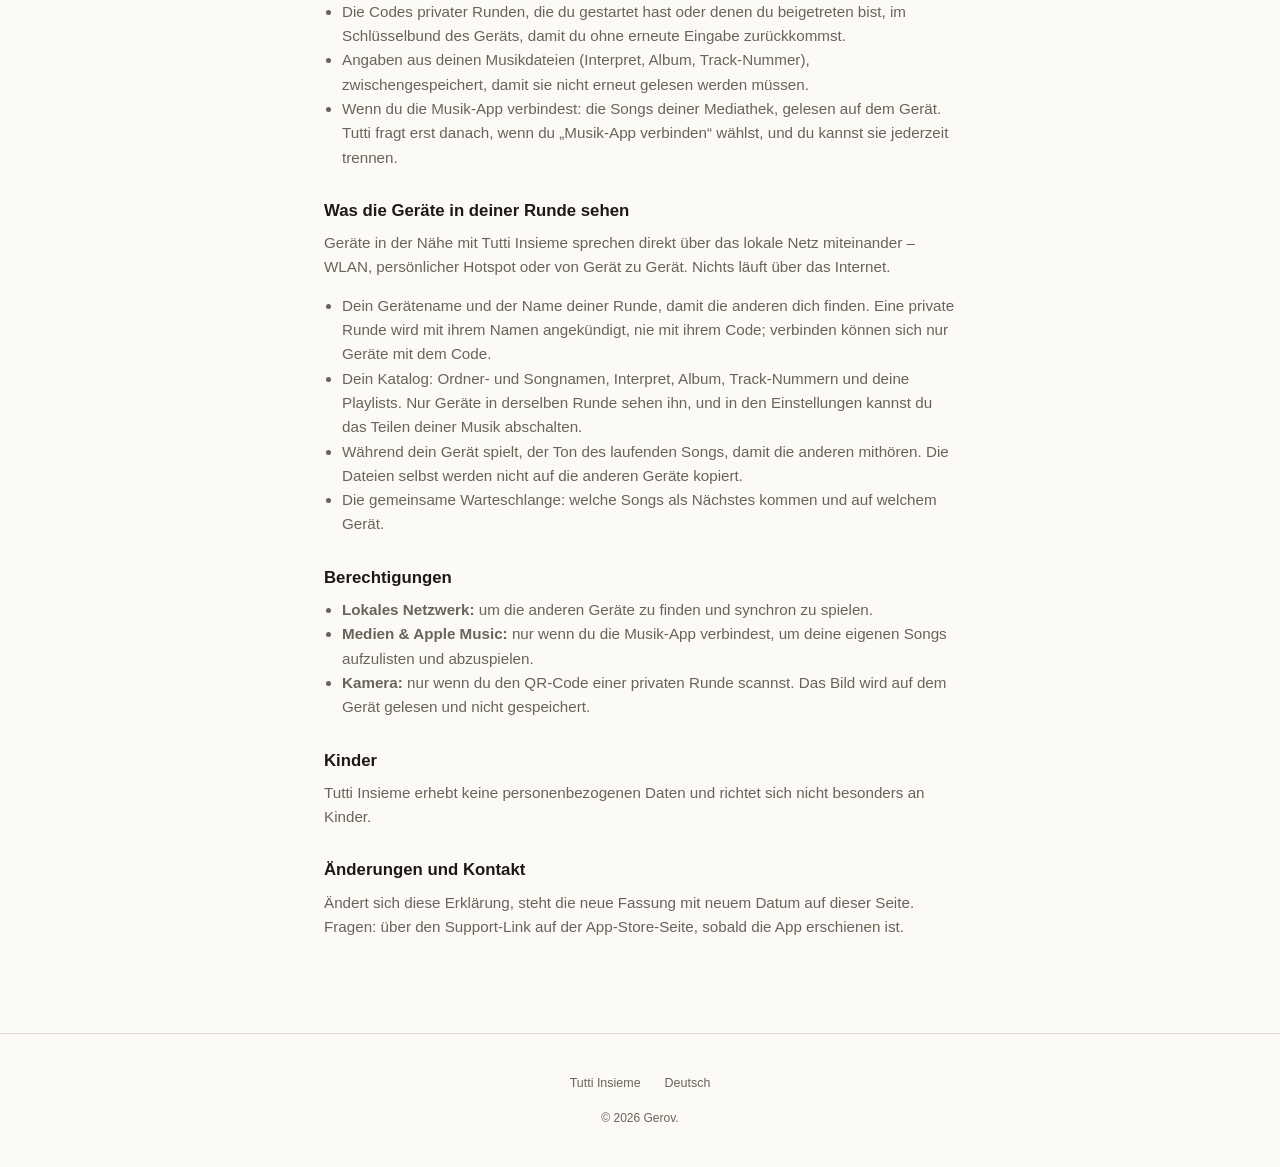
<file: privacy.html>
<!DOCTYPE html>
<html lang="en">
<head>
  <meta charset="UTF-8" />
  <meta name="viewport" content="width=device-width, initial-scale=1.0" />
  <title>Privacy Policy — Tutti Insieme</title>
  <meta name="description" content="Privacy policy for Tutti Insieme. No accounts, no servers, no analytics. Music and the catalogue stay on your devices and the local network." />
  <link rel="icon" type="image/svg+xml" href="mark.svg" />
  <link rel="apple-touch-icon" href="icon-180.png" />
  <link rel="stylesheet" href="site.css" />
</head>
<body>

<nav>
  <a class="nav-logo" href="index.html" aria-label="Tutti Insieme">
    <img src="mark.svg" alt="" width="40" height="40" />
    <span class="brand-word">Tutti Insieme</span>
  </a>
  <div class="nav-right">
    <a href="#de" class="lang" hreflang="de" lang="de">DE</a>
    <a href="index.html" class="nav-cta">Home</a>
  </div>
</nav>

<main class="page">
  <section id="en">
    <h1>Privacy Policy</h1>
    <p class="updated">Last updated: 1 November 2026</p>

    <p>Tutti Insieme plays your own music on the iPhones and iPads around you. It has no accounts, no servers of its own, no advertising and no analytics. The developer does not receive any data from the app.</p>

    <h2>What stays on your device</h2>
    <ul>
      <li>The music folders you connect, and access to them (bookmarks).</li>
      <li>Your playlists, your circle and your settings, such as the device name.</li>
      <li>The codes of private circles you started or joined, in the device’s Keychain, so you can come back without typing them again.</li>
      <li>Song details read from your files (artist, album, track number), kept in a cache so they need not be read again.</li>
      <li>If you connect the Music app: the songs of your library, read on the device. Tutti only asks for this when you choose “Connect Music App”, and you can disconnect it at any time.</li>
    </ul>

    <h2>What the devices in your circle see</h2>
    <p>Devices nearby that use Tutti Insieme talk to each other directly over the local network — Wi‑Fi, a Personal Hotspot, or device to device. Nothing goes through the internet.</p>
    <ul>
      <li>Your device name and the name of your circle, so the others can find you. A private circle is announced with its name, never with its code; only devices with the code can connect to it.</li>
      <li>Your catalogue: folder and song names, artist, album, track numbers, and your playlists. Only devices in the same circle see it, and you can stop sharing your music in Settings.</li>
      <li>While your device plays, the audio of the current song, so the others can listen along. The files themselves are not copied to the other devices.</li>
      <li>The shared queue: which songs are coming up, and on which device.</li>
    </ul>

    <h2>Permissions</h2>
    <ul>
      <li><strong>Local network:</strong> to find the other devices and play in sync.</li>
      <li><strong>Media &amp; Apple Music:</strong> only if you connect the Music app, to list and play your own songs.</li>
      <li><strong>Camera:</strong> only when you scan the QR code of a private circle. The picture is read on the device and not stored.</li>
    </ul>

    <h2>Children</h2>
    <p>Tutti Insieme collects no personal data and is not directed at children in particular.</p>

    <h2>Changes and contact</h2>
    <p>If this policy changes, the new version appears on this page with a new date. Questions: use the support link on the App Store page once the app is released.</p>
  </section>

  <section id="de" lang="de">
    <h1>Datenschutz</h1>
    <p class="updated">Stand: 1. November 2026</p>

    <p>Tutti Insieme spielt deine eigene Musik auf den iPhones und iPads um dich herum. Es gibt keine Konten, keine eigenen Server, keine Werbung und keine Analysen. Der Entwickler erhält keine Daten aus der App.</p>

    <h2>Was auf deinem Gerät bleibt</h2>
    <ul>
      <li>Die Musikordner, die du verbindest, und der Zugriff darauf (Lesezeichen).</li>
      <li>Deine Playlists, deine Runde und deine Einstellungen, etwa der Gerätename.</li>
      <li>Die Codes privater Runden, die du gestartet hast oder denen du beigetreten bist, im Schlüsselbund des Geräts, damit du ohne erneute Eingabe zurückkommst.</li>
      <li>Angaben aus deinen Musikdateien (Interpret, Album, Track-Nummer), zwischengespeichert, damit sie nicht erneut gelesen werden müssen.</li>
      <li>Wenn du die Musik-App verbindest: die Songs deiner Mediathek, gelesen auf dem Gerät. Tutti fragt erst danach, wenn du „Musik-App verbinden“ wählst, und du kannst sie jederzeit trennen.</li>
    </ul>

    <h2>Was die Geräte in deiner Runde sehen</h2>
    <p>Geräte in der Nähe mit Tutti Insieme sprechen direkt über das lokale Netz miteinander – WLAN, persönlicher Hotspot oder von Gerät zu Gerät. Nichts läuft über das Internet.</p>
    <ul>
      <li>Dein Gerätename und der Name deiner Runde, damit die anderen dich finden. Eine private Runde wird mit ihrem Namen angekündigt, nie mit ihrem Code; verbinden können sich nur Geräte mit dem Code.</li>
      <li>Dein Katalog: Ordner- und Songnamen, Interpret, Album, Track-Nummern und deine Playlists. Nur Geräte in derselben Runde sehen ihn, und in den Einstellungen kannst du das Teilen deiner Musik abschalten.</li>
      <li>Während dein Gerät spielt, der Ton des laufenden Songs, damit die anderen mithören. Die Dateien selbst werden nicht auf die anderen Geräte kopiert.</li>
      <li>Die gemeinsame Warteschlange: welche Songs als Nächstes kommen und auf welchem Gerät.</li>
    </ul>

    <h2>Berechtigungen</h2>
    <ul>
      <li><strong>Lokales Netzwerk:</strong> um die anderen Geräte zu finden und synchron zu spielen.</li>
      <li><strong>Medien &amp; Apple Music:</strong> nur wenn du die Musik-App verbindest, um deine eigenen Songs aufzulisten und abzuspielen.</li>
      <li><strong>Kamera:</strong> nur wenn du den QR-Code einer privaten Runde scannst. Das Bild wird auf dem Gerät gelesen und nicht gespeichert.</li>
    </ul>

    <h2>Kinder</h2>
    <p>Tutti Insieme erhebt keine personenbezogenen Daten und richtet sich nicht besonders an Kinder.</p>

    <h2>Änderungen und Kontakt</h2>
    <p>Ändert sich diese Erklärung, steht die neue Fassung mit neuem Datum auf dieser Seite. Fragen: über den Support-Link auf der App-Store-Seite, sobald die App erschienen ist.</p>
  </section>
</main>

<footer>
  <div class="footer-links">
    <a href="index.html">Tutti Insieme</a>
    <a href="de.html" hreflang="de" lang="de">Deutsch</a>
  </div>
  <p>© 2026 Gerov.</p>
</footer>

</body>
</html>
</file>
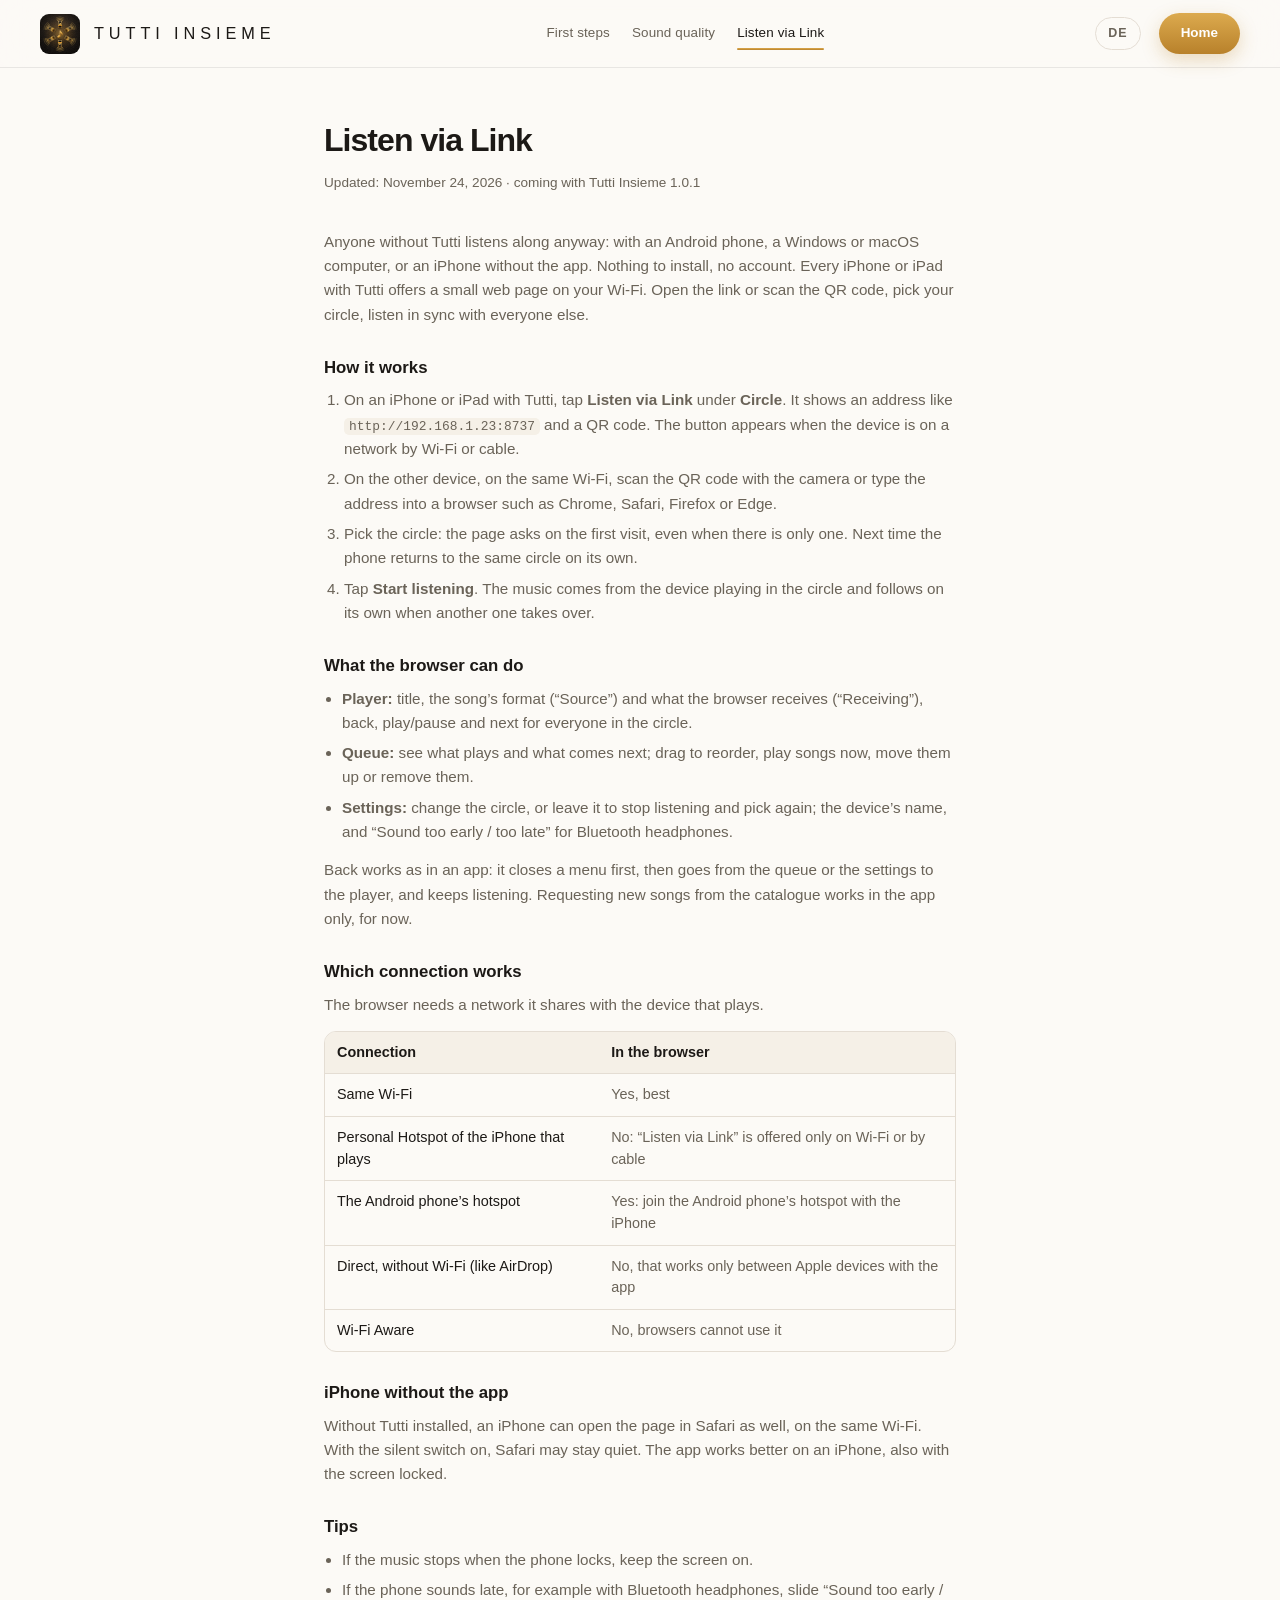
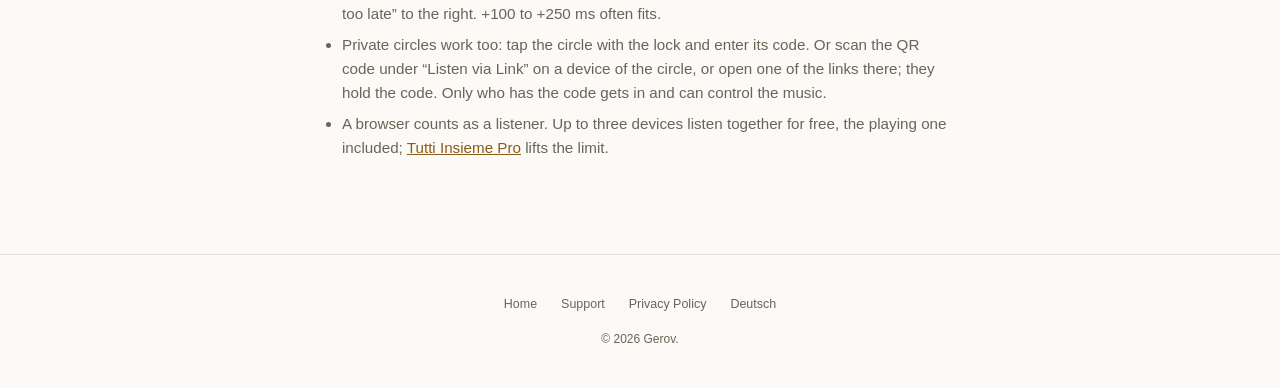
<file: docs/android.html>
<!DOCTYPE html>
<html lang="en">
<head>
  <meta charset="UTF-8" />
  <title>Listen via Link – Tutti Insieme</title>
  <meta name="robots" content="noindex" />
  <link rel="canonical" href="https://petergerov.github.io/tutti-insieme/listen-via-link.html" />
  <meta http-equiv="refresh" content="0; url=listen-via-link.html" />
</head>
<body>
  <p><a href="listen-via-link.html">Listen via Link</a></p>
</body>
</html>
</file>
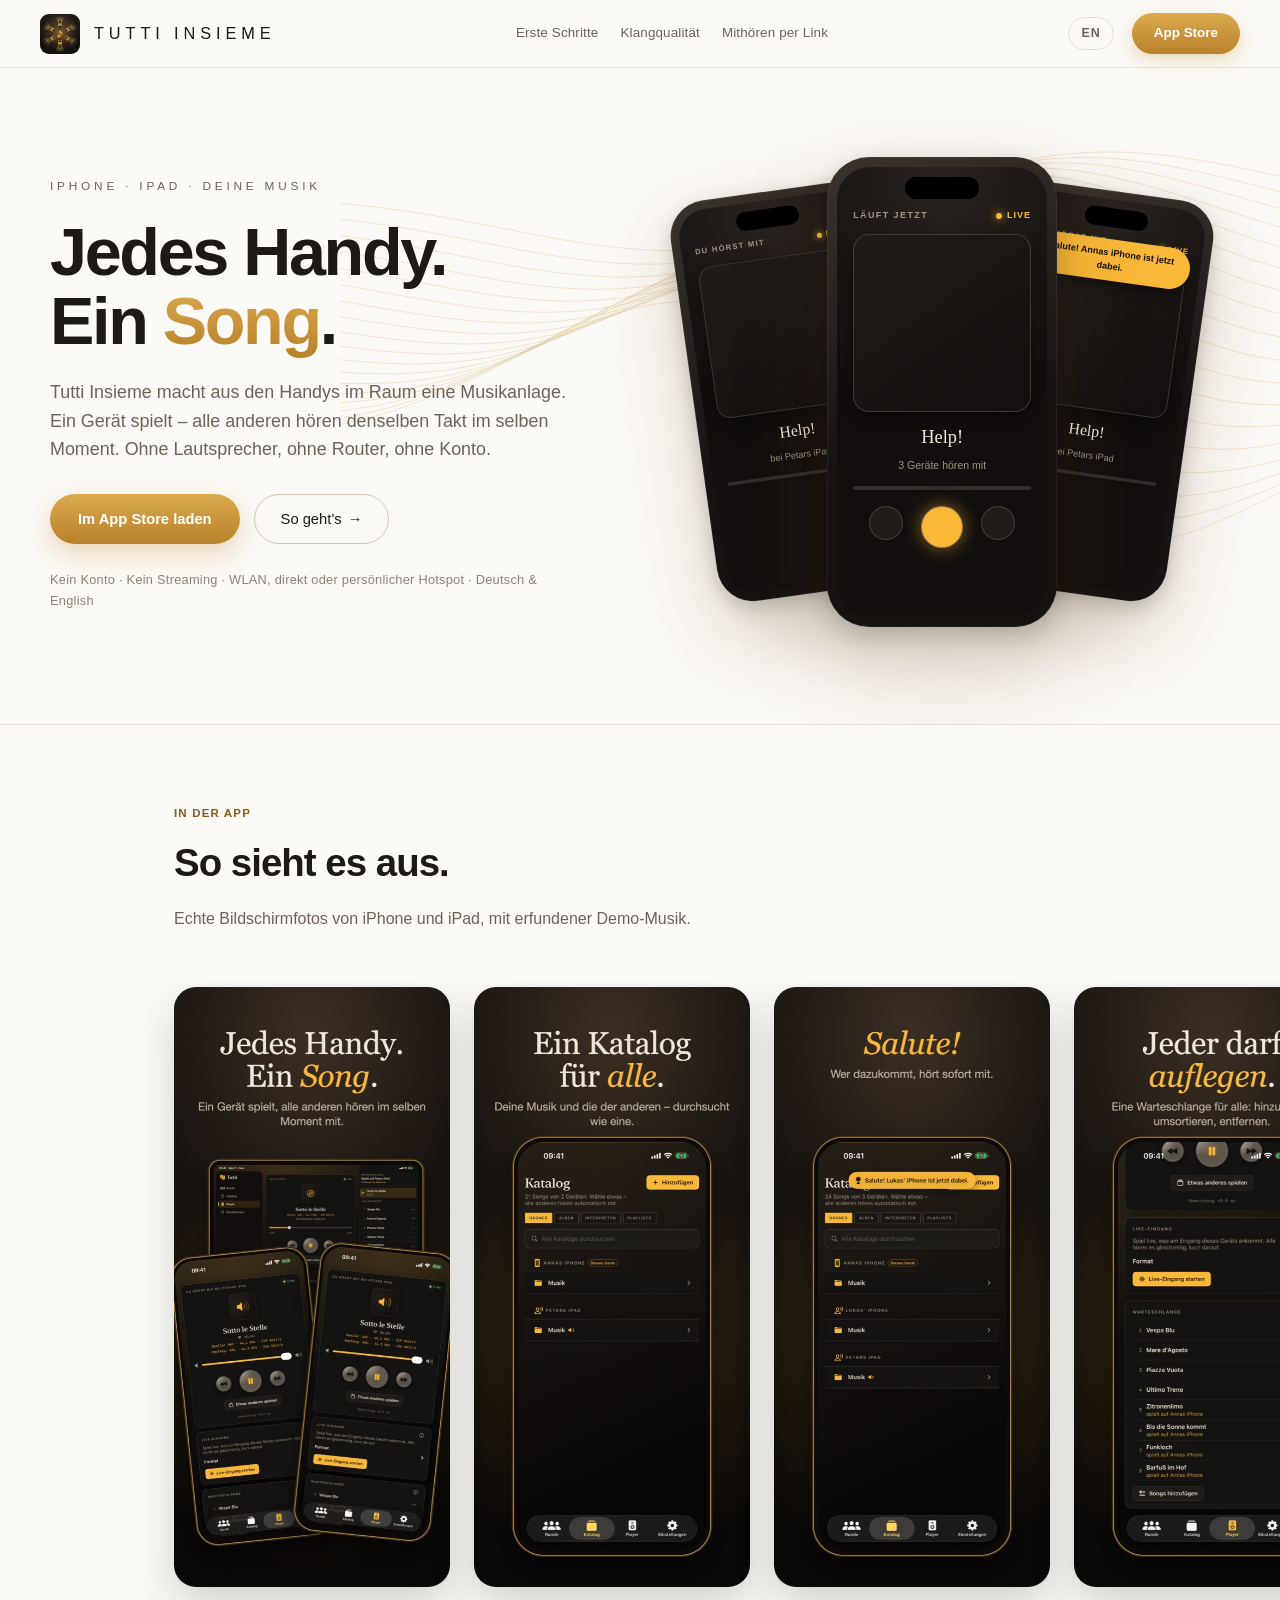
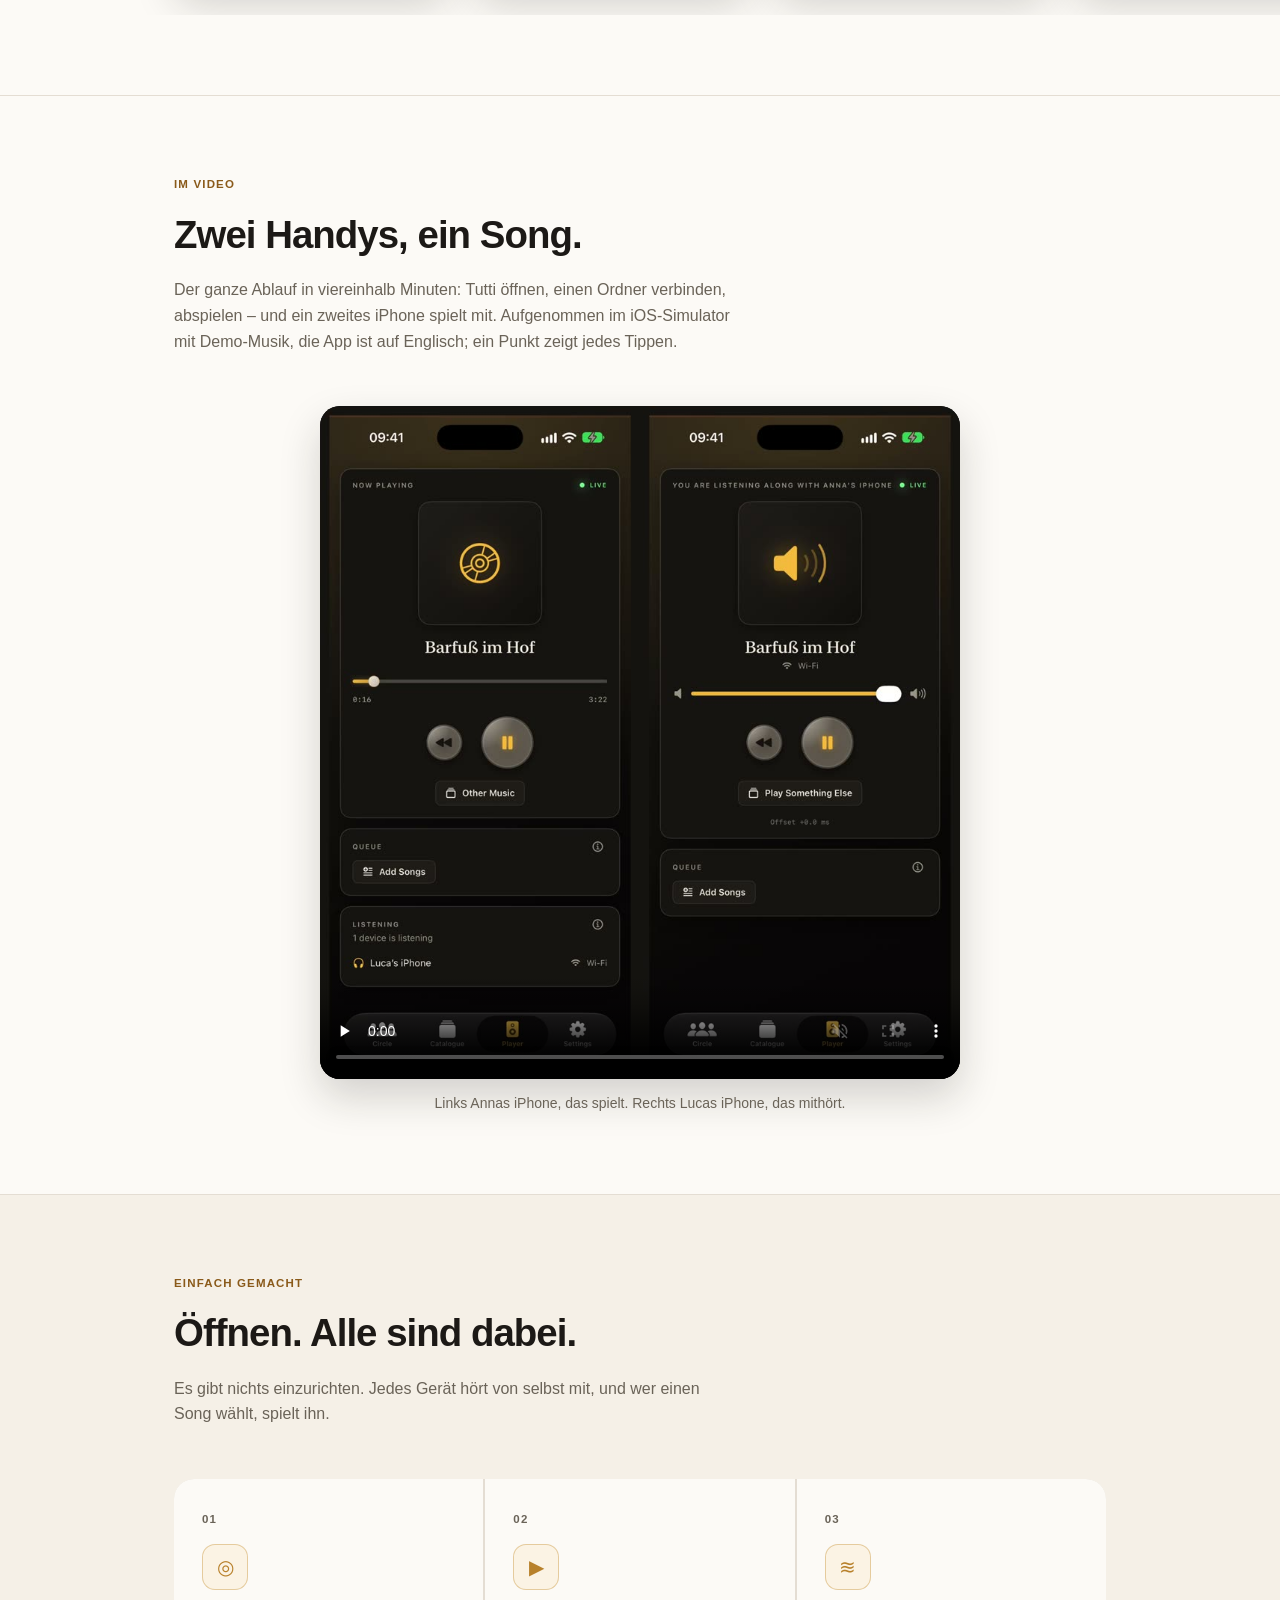
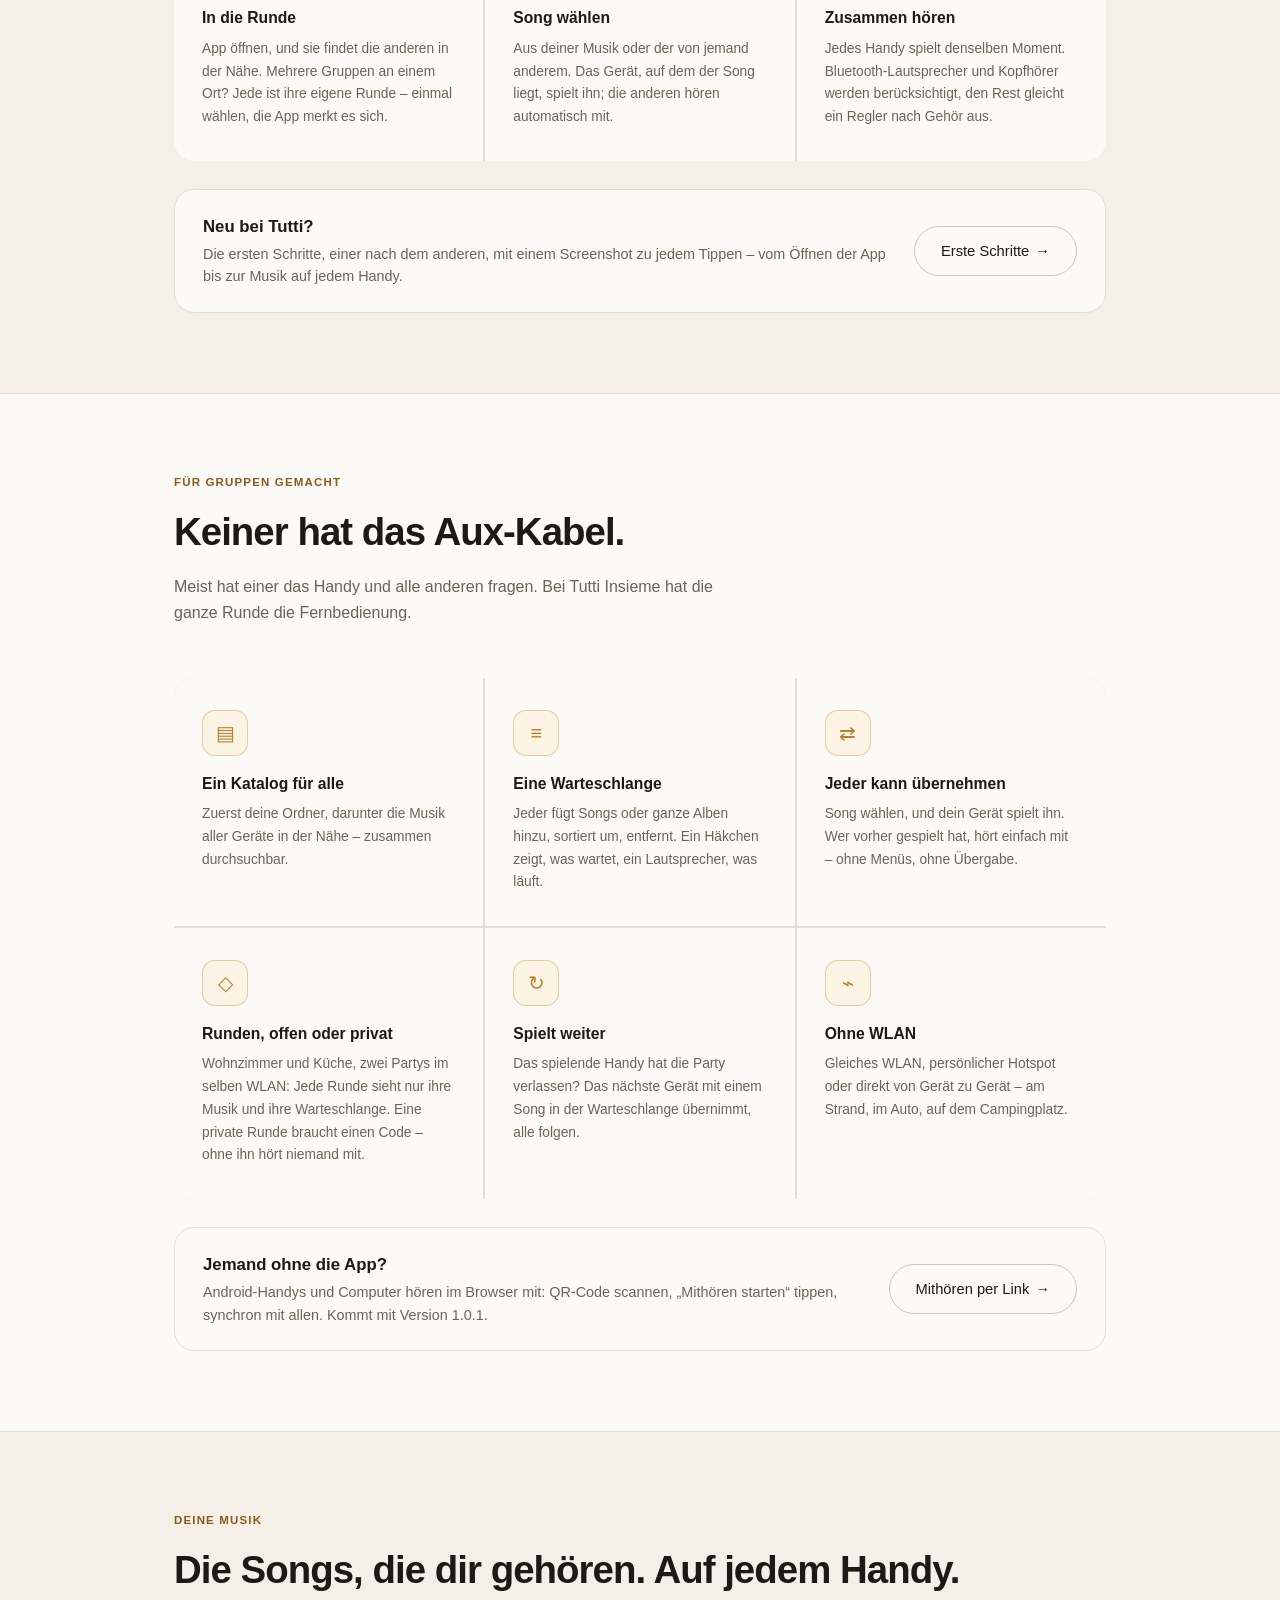
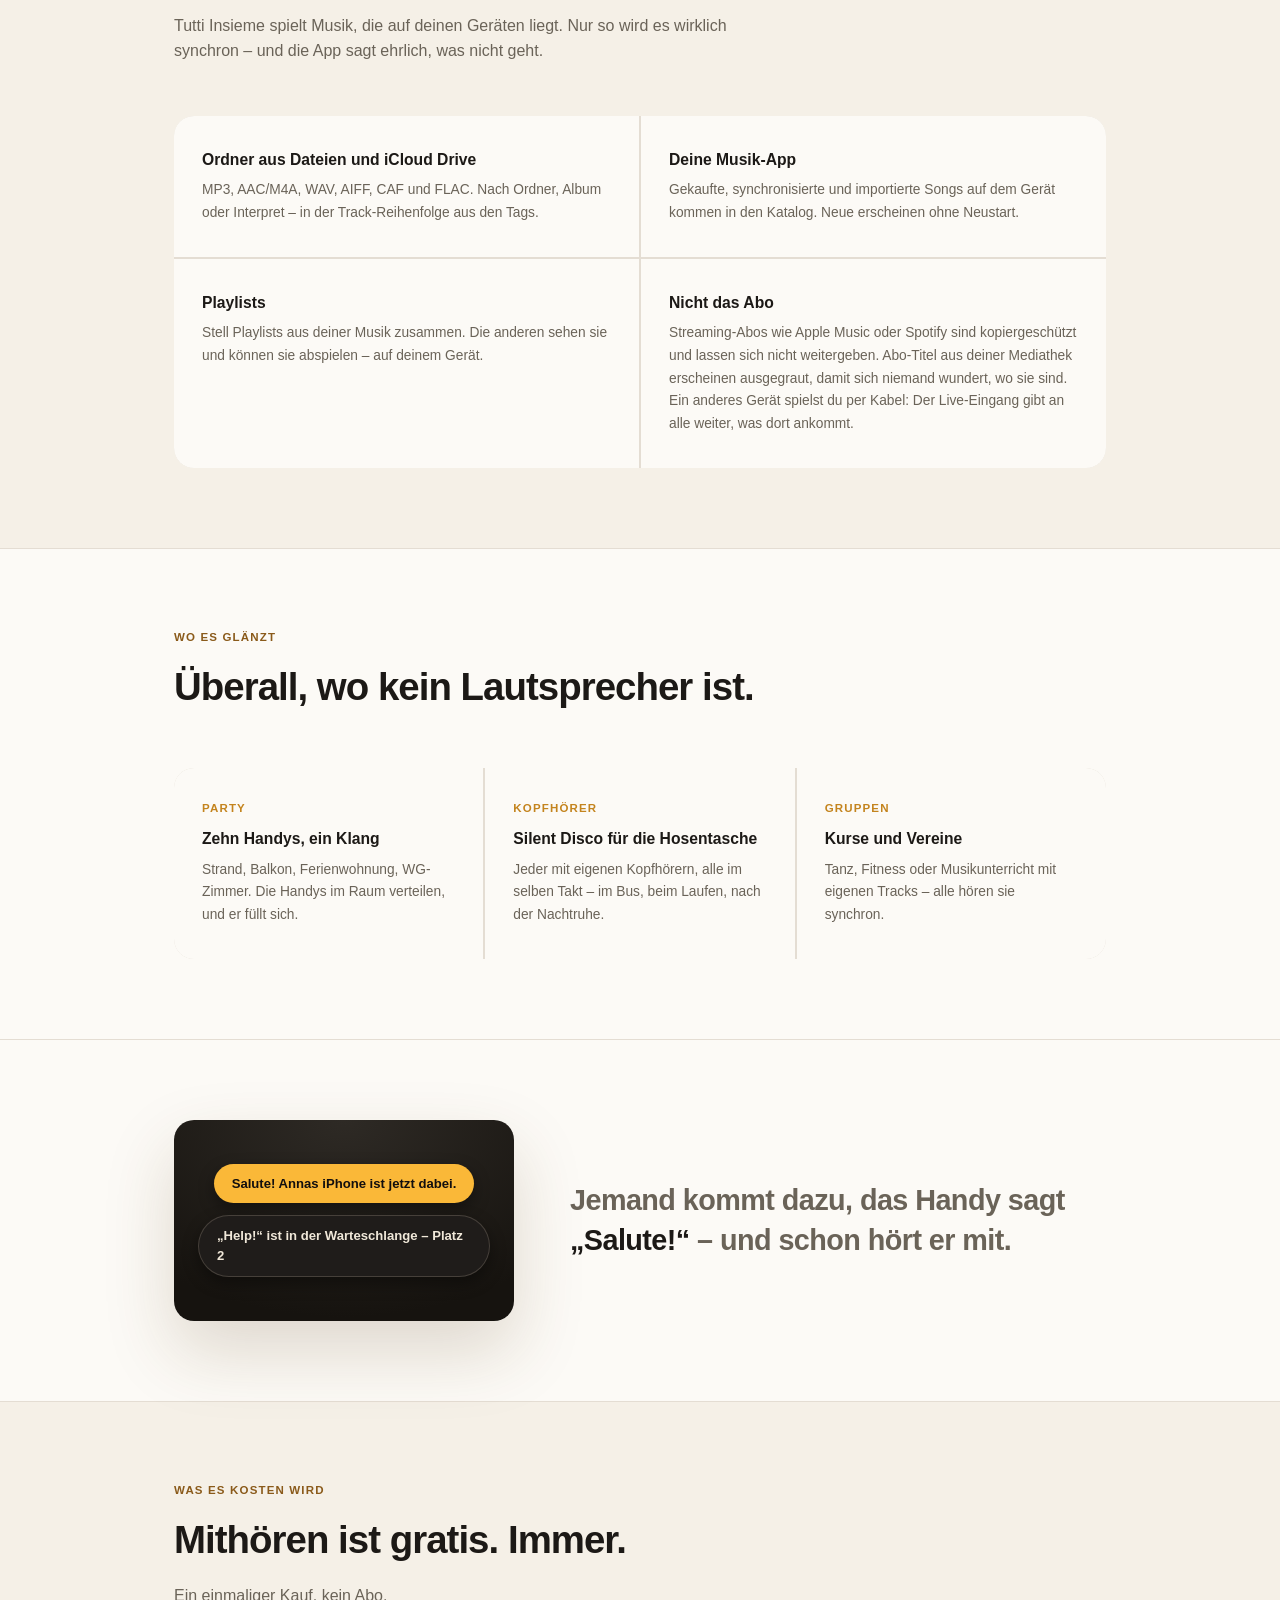
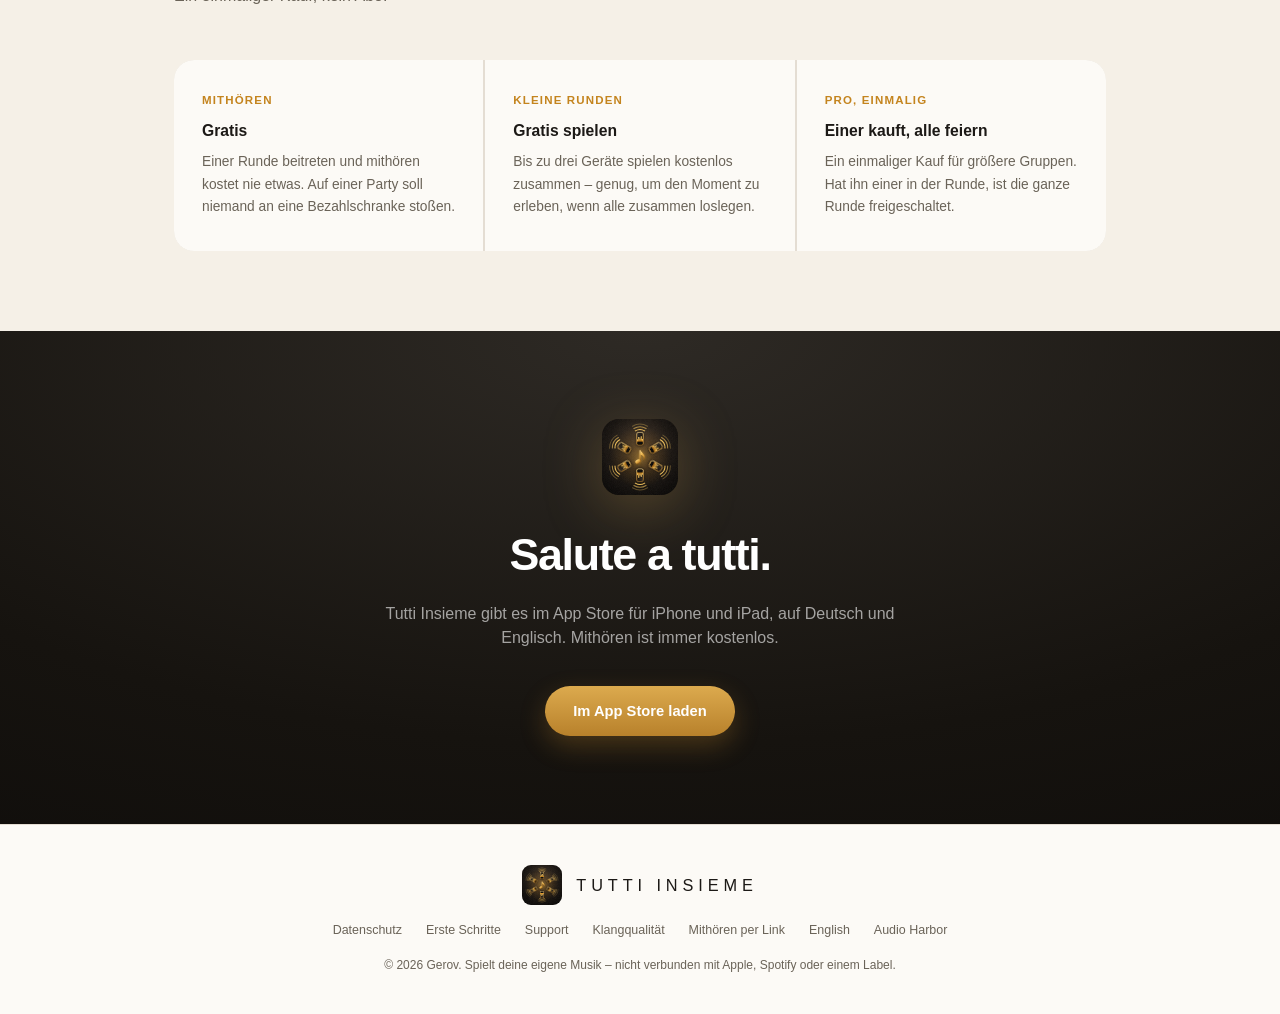
<file: docs/de.html>
<!DOCTYPE html>
<html lang="de">
<head>
  <meta charset="UTF-8" />
  <meta name="viewport" content="width=device-width, initial-scale=1.0" />
  <title>Tutti Insieme — Deine Musik synchron auf jedem iPhone</title>
  <meta name="description" content="Spiel deine eigene Musik auf allen iPhones und iPads im Raum, synchron. Ein Gerät spielt, alle hören denselben Takt. Ohne Lautsprecher, ohne Konto." />
  <meta name="apple-itunes-app" content="app-id=6829504149" />
  <link rel="canonical" href="https://petergerov.github.io/tutti-insieme/de.html" />
  <link rel="alternate" hreflang="en" href="https://petergerov.github.io/tutti-insieme/" />
  <link rel="alternate" hreflang="de" href="https://petergerov.github.io/tutti-insieme/de.html" />
  <link rel="alternate" hreflang="x-default" href="https://petergerov.github.io/tutti-insieme/" />
  <meta name="theme-color" content="#fcfaf6" />
  <meta property="og:type" content="website" />
  <meta property="og:site_name" content="Tutti Insieme" />
  <meta property="og:title" content="Tutti Insieme — Jedes Handy. Ein Song." />
  <meta property="og:description" content="Spiel deine eigene Musik auf allen iPhones und iPads im Raum, synchron. Ein Gerät spielt, alle hören denselben Takt. Ohne Lautsprecher, ohne Konto." />
  <meta property="og:url" content="https://petergerov.github.io/tutti-insieme/de.html" />
  <meta property="og:image" content="https://petergerov.github.io/tutti-insieme/og-de.jpg" />
  <meta property="og:image:width" content="1200" />
  <meta property="og:image:height" content="630" />
  <meta property="og:image:alt" content="Tutti Insieme: Jedes Handy, ein Song. Zwei iPhones spielen denselben Song." />
  <meta property="og:locale" content="de_DE" />
  <meta property="og:locale:alternate" content="en_US" />
  <meta name="twitter:card" content="summary_large_image" />
  <meta name="keywords" content="Musik auf mehreren Handys, Musik synchron iPhone, Silent Disco App, Party ohne Lautsprecher, gemeinsame Warteschlange, eigene Musik" />
  <link rel="icon" type="image/svg+xml" href="mark.svg" />
  <link rel="apple-touch-icon" href="icon-180.png" />
  <link rel="stylesheet" href="site.css" />
  <script type="application/ld+json">
{
  "@context": "https://schema.org",
  "@graph": [
    {
      "@type": "WebSite",
      "@id": "https://petergerov.github.io/tutti-insieme/#website",
      "url": "https://petergerov.github.io/tutti-insieme/",
      "name": "Tutti Insieme",
      "inLanguage": [
        "en",
        "de"
      ]
    },
    {
      "@type": "MobileApplication",
      "@id": "https://petergerov.github.io/tutti-insieme/#app",
      "name": "Tutti Insieme",
      "url": "https://petergerov.github.io/tutti-insieme/de.html",
      "applicationCategory": "MusicApplication",
      "operatingSystem": "iOS 17, iPadOS 17",
      "description": "Spielt deine eigene Musik auf allen iPhones und iPads im Raum gleichzeitig, synchron. Ein Gerät spielt, die anderen hören mit; jeder kann Songs auswählen. Ohne Lautsprecher, ohne Konto, ohne Server.",
      "inLanguage": [
        "en",
        "de"
      ],
      "isAccessibleForFree": true,
      "installUrl": "https://apps.apple.com/at/app/tutti-insieme/id6829504149?l=de-DE",
      "sameAs": "https://apps.apple.com/at/app/tutti-insieme/id6829504149?l=de-DE",
      "image": "https://petergerov.github.io/tutti-insieme/icon-180.png",
      "screenshot": [
        "https://petergerov.github.io/tutti-insieme/screenshots/de-1-hero.jpg",
        "https://petergerov.github.io/tutti-insieme/screenshots/de-2-catalogue.jpg",
        "https://petergerov.github.io/tutti-insieme/screenshots/de-3-salute.jpg",
        "https://petergerov.github.io/tutti-insieme/screenshots/de-4-queue.jpg",
        "https://petergerov.github.io/tutti-insieme/screenshots/de-5-album.jpg",
        "https://petergerov.github.io/tutti-insieme/screenshots/de-6-circle.jpg"
      ],
      "publisher": {
        "@type": "Organization",
        "name": "Gerov",
        "url": "https://petergerov.github.io/tutti-insieme/"
      }
    },
    {
      "@type": "VideoObject",
      "name": "Tutti Insieme: zwei Handys, ein Song",
      "description": "Zwei iPhones mit Tutti Insieme: App öffnen, einen Musikordner verbinden, einen Song spielen – und das zweite iPhone spielt synchron mit. Aufgenommen im iOS-Simulator mit Demo-Musik.",
      "thumbnailUrl": "https://petergerov.github.io/tutti-insieme/video/tutti-demo.jpg",
      "contentUrl": "https://petergerov.github.io/tutti-insieme/video/tutti-demo.mp4",
      "uploadDate": "2026-11-02",
      "duration": "PT4M36S",
      "inLanguage": "en"
    }
  ]
}
  </script>
</head>
<body>

<nav>
  <a class="nav-logo" href="#" aria-label="Tutti Insieme">
    <img src="mark.svg" alt="" width="40" height="40" />
    <span class="brand-word">Tutti Insieme</span>
  </a>
  <div class="nav-links">
    <a href="#so-gehts" class="nav-link">So geht’s</a>
    <a href="#zusammen" class="nav-link">Zusammen</a>
    <a href="#musik" class="nav-link">Deine Musik</a>
    <a href="#momente" class="nav-link">Momente</a>
    <a href="#preis" class="nav-link">Preis</a>
    <a href="erste-schritte.html" class="nav-link">Erste Schritte</a>
    <a href="klangqualitaet.html" class="nav-link">Klangqualität</a>
    <a href="mithoeren-per-link.html" class="nav-link">Mithören per Link</a>
  </div>
  <div class="nav-right">
    <a href="./" class="lang" hreflang="en" lang="en">EN</a>
    <a href="https://apps.apple.com/at/app/tutti-insieme/id6829504149?l=de-DE" class="nav-cta">App Store</a>
  </div>
</nav>

<section class="hero">
  <svg class="hero-waves" viewBox="0 0 1200 620" aria-hidden="true" focusable="false">
    <g fill="none" stroke="#c99a45" stroke-width="1" stroke-opacity="0.45">
      <polyline points="0,150.0 20,151.9 40,154.2 60,156.8 80,159.7 100,162.9 120,166.4 140,170.1 160,173.9 180,177.8 200,181.7 220,185.5 240,189.1 260,192.5 280,195.4 300,197.9 320,199.9 340,201.1 360,201.7 380,201.4 400,200.4 420,198.4 440,195.6 460,192.0 480,187.6 500,182.4 520,176.6 540,170.2 560,163.3 580,156.2 600,148.9 620,141.5 640,134.3 660,127.3 680,120.7 700,114.7 720,109.3 740,104.6 760,100.7 780,97.7 800,95.6 820,94.3 840,93.9 860,94.4 880,95.7 900,97.6 920,100.2 940,103.4 960,107.0 980,110.9 1000,115.0 1020,119.3 1040,123.6 1060,127.9 1080,132.0 1100,135.9 1120,139.5 1140,142.8 1160,145.8 1180,148.4 1200,150.7" />
      <polyline points="0,167.3 20,169.6 40,172.3 60,175.3 80,178.6 100,182.1 120,185.9 140,189.7 160,193.6 180,197.6 200,201.3 220,204.9 240,208.2 260,211.0 280,213.4 300,215.1 320,216.2 340,216.4 360,215.8 380,214.4 400,212.0 420,208.7 440,204.6 460,199.6 480,193.8 500,187.4 520,180.3 540,172.8 560,165.1 580,157.1 600,149.2 620,141.4 640,134.0 660,127.0 680,120.6 700,114.9 720,110.1 740,106.1 760,103.1 780,101.1 800,100.0 820,100.0 840,100.8 860,102.6 880,105.1 900,108.3 920,112.1 940,116.4 960,121.0 980,125.8 1000,130.8 1020,135.8 1040,140.7 1060,145.4 1080,149.9 1100,154.0 1120,157.8 1140,161.1 1160,164.1 1180,166.6 1200,168.6" />
      <polyline points="0,185.0 20,187.7 40,190.8 60,194.1 80,197.6 100,201.4 120,205.2 140,209.1 160,213.0 180,216.7 200,220.2 220,223.3 240,226.0 260,228.1 280,229.6 300,230.4 320,230.3 340,229.4 360,227.5 380,224.7 400,220.9 420,216.2 440,210.7 460,204.3 480,197.3 500,189.6 520,181.5 540,173.2 560,164.6 580,156.2 600,147.9 620,140.0 640,132.7 660,126.0 680,120.1 700,115.1 720,111.2 740,108.3 760,106.4 780,105.7 800,106.0 820,107.3 840,109.6 860,112.7 880,116.6 900,121.1 920,126.1 940,131.5 960,137.1 980,142.8 1000,148.5 1020,154.1 1040,159.4 1060,164.5 1080,169.1 1100,173.3 1120,177.1 1140,180.3 1160,183.1 1180,185.3 1200,187.0" />
      <polyline points="0,202.9 20,206.0 40,209.3 60,212.8 80,216.5 100,220.3 120,224.2 140,227.9 160,231.5 180,234.9 200,237.8 220,240.3 240,242.2 260,243.4 280,243.9 300,243.4 320,242.1 340,239.8 360,236.5 380,232.2 400,227.0 420,220.9 440,214.0 460,206.4 480,198.2 500,189.5 520,180.6 540,171.5 560,162.6 580,153.9 600,145.6 620,137.9 640,131.0 660,125.0 680,120.0 700,116.1 720,113.3 740,111.8 760,111.4 780,112.1 800,114.0 820,116.9 840,120.7 860,125.3 880,130.6 900,136.4 920,142.5 940,148.9 960,155.4 980,161.9 1000,168.2 1020,174.2 1040,179.8 1060,185.0 1080,189.6 1100,193.7 1120,197.3 1140,200.2 1160,202.6 1180,204.4 1200,205.7" />
      <polyline points="0,221.0 20,224.2 40,227.7 60,231.4 80,235.1 100,238.8 120,242.4 140,245.8 160,249.0 180,251.7 200,254.0 220,255.6 240,256.5 260,256.6 280,255.8 300,254.0 320,251.3 340,247.6 360,242.8 380,237.1 400,230.4 420,223.0 440,214.8 460,206.0 480,196.9 500,187.4 520,177.9 540,168.5 560,159.4 580,150.9 600,143.0 620,135.9 640,129.8 660,124.8 680,121.1 700,118.5 720,117.3 740,117.3 760,118.6 780,121.0 800,124.6 820,129.1 840,134.5 860,140.6 880,147.2 900,154.3 920,161.5 940,168.8 960,176.0 980,183.0 1000,189.7 1020,195.9 1040,201.6 1060,206.7 1080,211.2 1100,215.0 1120,218.1 1140,220.6 1160,222.5 1180,223.8 1200,224.5" />
      <polyline points="0,238.9 20,242.3 40,245.8 60,249.4 80,253.0 100,256.4 120,259.6 140,262.6 160,265.1 180,267.0 200,268.3 220,268.9 240,268.6 260,267.5 280,265.3 300,262.1 320,257.9 340,252.7 360,246.5 380,239.3 400,231.4 420,222.7 440,213.4 460,203.8 480,193.9 500,184.0 520,174.2 540,164.8 560,156.0 580,147.9 600,140.8 620,134.7 640,129.8 660,126.2 680,124.0 700,123.1 720,123.7 740,125.5 760,128.6 780,132.9 800,138.2 820,144.5 840,151.4 860,158.9 880,166.8 900,174.9 920,183.1 940,191.1 960,198.8 980,206.2 1000,213.0 1020,219.2 1040,224.7 1060,229.5 1080,233.6 1100,236.9 1120,239.4 1140,241.3 1160,242.5 1180,243.1 1200,243.1" />
      <polyline points="0,256.6 20,259.9 40,263.4 60,266.7 80,270.0 100,273.0 120,275.6 140,277.9 160,279.5 180,280.5 200,280.7 220,280.1 240,278.5 260,275.9 280,272.3 300,267.7 320,262.0 340,255.3 360,247.7 380,239.3 400,230.1 420,220.4 440,210.4 460,200.1 480,189.8 500,179.8 520,170.1 540,161.2 560,153.0 580,145.8 600,139.8 620,135.1 640,131.8 660,129.9 680,129.6 700,130.6 720,133.1 740,136.9 760,142.0 780,148.2 800,155.3 820,163.1 840,171.5 860,180.3 880,189.3 900,198.3 920,207.2 940,215.6 960,223.6 980,231.0 1000,237.7 1020,243.6 1040,248.8 1060,253.0 1080,256.4 1100,259.0 1120,260.8 1140,261.9 1160,262.3 1180,262.1 1200,261.4" />
      <polyline points="0,273.7 20,277.0 40,280.1 60,283.1 80,285.9 100,288.2 120,290.2 140,291.5 160,292.2 180,292.0 200,291.0 220,289.0 240,286.1 260,282.0 280,277.0 300,270.9 320,263.7 340,255.7 360,246.9 380,237.3 400,227.2 420,216.8 440,206.2 460,195.7 480,185.4 500,175.6 520,166.5 540,158.4 560,151.3 580,145.4 600,141.0 620,138.0 640,136.6 660,136.7 680,138.4 700,141.5 720,146.1 740,152.0 760,159.1 780,167.1 800,175.9 820,185.2 840,195.0 860,204.9 880,214.7 900,224.3 920,233.5 940,242.2 960,250.2 980,257.3 1000,263.6 1020,269.0 1040,273.4 1060,276.9 1080,279.4 1100,281.1 1120,282.0 1140,282.1 1160,281.6 1180,280.6 1200,279.0" />
      <polyline points="0,290.2 20,293.2 40,295.9 60,298.4 80,300.5 100,302.1 120,303.1 140,303.4 160,302.9 180,301.5 200,299.1 220,295.8 240,291.4 260,285.9 280,279.4 300,271.9 320,263.5 340,254.3 360,244.4 380,234.0 400,223.2 420,212.4 440,201.7 460,191.3 480,181.4 500,172.3 520,164.2 540,157.3 560,151.7 580,147.5 600,144.9 620,144.0 640,144.7 660,147.1 680,151.0 700,156.4 720,163.2 740,171.1 760,180.0 780,189.8 800,200.1 820,210.8 840,221.6 860,232.3 880,242.7 900,252.6 920,261.9 940,270.4 960,278.0 980,284.6 1000,290.2 1020,294.7 1040,298.2 1060,300.7 1080,302.2 1100,302.8 1120,302.6 1140,301.7 1160,300.2 1180,298.2 1200,295.8" />
      <polyline points="0,305.9 20,308.4 40,310.5 60,312.3 80,313.6 100,314.3 120,314.2 140,313.4 160,311.6 180,308.9 200,305.2 220,300.4 240,294.6 260,287.7 280,279.9 300,271.1 320,261.6 340,251.4 360,240.8 380,229.9 400,218.9 420,208.0 440,197.5 460,187.7 480,178.7 500,170.7 520,164.0 540,158.7 560,154.9 580,152.8 600,152.4 620,153.8 640,156.9 660,161.6 680,167.8 700,175.5 720,184.4 740,194.3 760,205.0 780,216.3 800,227.9 820,239.6 840,251.1 860,262.3 880,272.9 900,282.8 920,291.8 940,299.8 960,306.7 980,312.5 1000,317.0 1020,320.5 1040,322.8 1060,324.1 1080,324.3 1100,323.8 1120,322.4 1140,320.4 1160,317.8 1180,314.9 1200,311.6" />
      <polyline points="0,320.6 20,322.4 40,323.9 60,324.9 80,325.2 100,324.8 120,323.6 140,321.5 160,318.5 180,314.4 200,309.3 220,303.1 240,296.0 260,287.8 280,278.8 300,269.1 320,258.7 340,247.9 360,236.8 380,225.7 400,214.8 420,204.4 440,194.6 460,185.7 480,178.0 500,171.6 520,166.6 540,163.4 560,161.8 580,162.0 600,164.1 620,167.9 640,173.5 660,180.6 680,189.2 700,199.0 720,209.9 740,221.6 760,233.8 780,246.4 800,258.9 820,271.3 840,283.3 860,294.5 880,305.0 900,314.4 920,322.7 940,329.9 960,335.7 980,340.3 1000,343.6 1020,345.7 1040,346.6 1060,346.5 1080,345.4 1100,343.5 1120,340.9 1140,337.8 1160,334.2 1180,330.3 1200,326.2" />
      <polyline points="0,334.1 20,335.3 40,335.9 60,335.9 80,335.2 100,333.7 120,331.3 140,327.9 160,323.5 180,318.1 200,311.7 220,304.3 240,295.9 260,286.7 280,276.8 300,266.3 320,255.3 340,244.2 360,233.1 380,222.3 400,211.9 420,202.3 440,193.7 460,186.2 480,180.2 500,175.7 520,172.9 540,172.0 560,172.9 580,175.7 600,180.3 620,186.7 640,194.8 660,204.3 680,215.1 700,226.9 720,239.6 740,252.8 760,266.2 780,279.7 800,292.8 820,305.5 840,317.4 860,328.3 880,338.2 900,346.8 920,354.0 940,359.9 960,364.4 980,367.5 1000,369.3 1020,369.8 1040,369.2 1060,367.6 1080,365.1 1100,361.8 1120,357.9 1140,353.6 1160,349.0 1180,344.3 1200,339.4" />
      <polyline points="0,346.5 20,346.8 40,346.5 60,345.5 80,343.7 100,341.0 120,337.3 140,332.7 160,327.0 180,320.4 200,312.8 220,304.2 240,294.9 260,284.8 280,274.2 300,263.3 320,252.2 340,241.2 360,230.5 380,220.3 400,210.9 420,202.6 440,195.5 460,189.9 480,186.0 500,183.8 520,183.5 540,185.1 560,188.7 580,194.1 600,201.4 620,210.4 640,220.9 660,232.6 680,245.4 700,259.1 720,273.2 740,287.5 760,301.8 780,315.7 800,329.0 820,341.4 840,352.8 860,363.0 880,371.8 900,379.2 920,385.0 940,389.4 960,392.2 980,393.6 1000,393.6 1020,392.5 1040,390.2 1060,386.9 1080,382.9 1100,378.3 1120,373.2 1140,367.8 1160,362.3 1180,356.7 1200,351.3" />
      <polyline points="0,357.7 20,357.1 40,355.8 60,353.7 80,350.7 100,346.8 120,341.9 140,336.1 160,329.3 180,321.5 200,312.9 220,303.4 240,293.4 260,282.8 280,271.9 300,260.9 320,250.0 340,239.5 360,229.6 380,220.6 400,212.6 420,206.0 440,200.9 460,197.5 480,196.0 500,196.4 520,198.7 540,203.1 560,209.4 580,217.6 600,227.5 620,238.9 640,251.7 660,265.4 680,280.0 700,295.0 720,310.2 740,325.2 760,339.8 780,353.7 800,366.7 820,378.5 840,388.9 860,397.9 880,405.2 900,411.0 920,415.0 940,417.5 960,418.4 980,417.9 1000,416.0 1020,413.0 1040,409.0 1060,404.2 1080,398.7 1100,392.7 1120,386.5 1140,380.1 1160,373.8 1180,367.6 1200,361.7" />
      <polyline points="0,367.6 20,366.1 40,363.7 60,360.5 80,356.4 100,351.4 120,345.4 140,338.4 160,330.6 180,321.9 200,312.5 220,302.5 240,292.0 260,281.2 280,270.4 300,259.8 320,249.6 340,240.0 360,231.3 380,223.8 400,217.7 420,213.2 440,210.4 460,209.6 480,210.7 500,213.8 520,219.0 540,226.2 560,235.3 580,246.1 600,258.5 620,272.2 640,286.9 660,302.3 680,318.2 700,334.1 720,349.9 740,365.2 760,379.6 780,393.0 800,405.1 820,415.7 840,424.7 860,432.0 880,437.5 900,441.3 920,443.3 940,443.7 960,442.5 980,439.9 1000,436.1 1020,431.2 1040,425.4 1060,419.0 1080,412.1 1100,405.0 1120,397.7 1140,390.5 1160,383.6 1180,376.9 1200,370.7" />
      <polyline points="0,376.5 20,373.9 40,370.6 60,366.3 80,361.1 100,355.0 120,348.0 140,340.1 160,331.5 180,322.1 200,312.2 220,301.9 240,291.3 260,280.8 280,270.4 300,260.6 320,251.4 340,243.2 360,236.3 380,230.7 400,226.8 420,224.7 440,224.6 460,226.4 480,230.4 500,236.5 520,244.5 540,254.5 560,266.2 580,279.5 600,294.1 620,309.7 640,326.0 660,342.6 680,359.3 700,375.8 720,391.6 740,406.5 760,420.2 780,432.6 800,443.3 820,452.3 840,459.4 860,464.7 880,468.0 900,469.5 920,469.2 940,467.2 960,463.8 980,459.1 1000,453.2 1020,446.5 1040,439.1 1060,431.2 1080,423.1 1100,414.9 1120,406.8 1140,399.0 1160,391.6 1180,384.7 1200,378.3" />
      <polyline points="0,384.4 20,380.8 40,376.4 60,371.2 80,365.0 100,358.0 120,350.2 140,341.6 160,332.4 180,322.6 200,312.5 220,302.3 240,292.0 260,282.1 280,272.6 300,264.0 320,256.3 340,249.9 360,245.0 380,241.7 400,240.3 420,240.9 440,243.6 460,248.4 480,255.3 500,264.3 520,275.1 540,287.7 560,301.9 580,317.3 600,333.7 620,350.8 640,368.2 660,385.6 680,402.6 700,419.0 720,434.3 740,448.3 760,460.8 780,471.5 800,480.4 820,487.3 840,492.1 860,494.9 880,495.8 900,494.7 920,492.0 940,487.6 960,481.9 980,475.1 1000,467.3 1020,458.8 1040,449.9 1060,440.7 1080,431.5 1100,422.5 1120,413.9 1140,405.6 1160,398.0 1180,391.1 1200,384.9" />
      <polyline points="0,391.4 20,386.9 40,381.6 60,375.5 80,368.5 100,360.8 120,352.3 140,343.3 160,333.8 180,324.0 200,314.1 220,304.2 240,294.7 260,285.8 280,277.6 300,270.5 320,264.8 340,260.5 360,258.0 380,257.3 400,258.7 420,262.2 440,267.8 460,275.5 480,285.3 500,297.1 520,310.5 540,325.5 560,341.8 580,359.0 600,376.8 620,394.9 640,412.9 660,430.4 680,447.1 700,462.7 720,476.9 740,489.5 760,500.1 780,508.8 800,515.3 820,519.7 840,521.9 860,522.1 880,520.2 900,516.5 920,511.2 940,504.4 960,496.4 980,487.5 1000,477.9 1020,467.9 1040,457.7 1060,447.5 1080,437.5 1100,427.9 1120,418.9 1140,410.6 1160,403.0 1180,396.3 1200,390.4" />
    </g>
  </svg>
  <div class="hero-inner">
    <div class="hero-copy">
      <span class="hero-eyebrow">iPhone · iPad · Deine Musik</span>
      <h1>Jedes Handy.<br>Ein <em>Song</em>.</h1>
      <p>Tutti Insieme macht aus den Handys im Raum eine Musikanlage. Ein Gerät spielt – alle anderen hören denselben Takt im selben Moment. Ohne Lautsprecher, ohne Router, ohne Konto.</p>
      <div class="hero-actions">
        <a href="https://apps.apple.com/at/app/tutti-insieme/id6829504149?l=de-DE" class="btn-primary">Im App Store laden</a>
        <a href="#so-gehts" class="btn-secondary">So geht’s</a>
      </div>
      <p class="hero-trust">Kein Konto · Kein Streaming · WLAN, direkt oder persönlicher Hotspot · Deutsch &amp; English</p>
    </div>
    <div class="phones" aria-label="Drei Handys spielen denselben Song synchron" role="img">
      <div class="phone left" aria-hidden="true">
        <div class="screen">
          <div class="ui-row"><span class="ui-label">Du hörst mit</span><span class="ui-lamp">Live</span></div>
          <div class="art"><div class="eq"><span></span><span></span><span></span><span></span><span></span></div></div>
          <div class="ui-title">Help!</div>
          <div class="ui-sub">bei Petars iPad</div>
          <div class="ui-bar"><i></i></div>
        </div>
      </div>
      <div class="phone center" aria-hidden="true">
        <div class="screen">
          <div class="ui-row"><span class="ui-label">Läuft jetzt</span><span class="ui-lamp">Live</span></div>
          <div class="art"><div class="eq"><span></span><span></span><span></span><span></span><span></span></div></div>
          <div class="ui-title">Help!</div>
          <div class="ui-sub">3 Geräte hören mit</div>
          <div class="ui-bar"><i></i></div>
          <div class="ui-buttons"><b></b><b class="play"></b><b></b></div>
        </div>
      </div>
      <div class="phone right" aria-hidden="true">
        <div class="screen">
          <div class="salute">Salute! Annas iPhone ist jetzt dabei.</div>
          <div class="ui-row"><span class="ui-label">Du hörst mit</span><span class="ui-lamp">Live</span></div>
          <div class="art"><div class="eq"><span></span><span></span><span></span><span></span><span></span></div></div>
          <div class="ui-title">Help!</div>
          <div class="ui-sub">bei Petars iPad</div>
          <div class="ui-bar"><i></i></div>
        </div>
      </div>
    </div>
  </div>
</section>

<hr class="divider" />

<section class="section shots" id="screens">
  <div class="container">
    <div class="section-header">
      <div class="section-eyebrow">In der App</div>
      <h2 class="section-title">So sieht es aus.</h2>
      <p class="section-sub">Echte Bildschirmfotos von iPhone und iPad, mit erfundener Demo-Musik.</p>
    </div>
  </div>
  <div class="shots-strip" role="list" aria-label="Bildschirmfotos">
      <img src="screenshots/de-1-hero.jpg" alt="Jedes Handy, ein Song" width="506" height="1100" loading="lazy" />
      <img src="screenshots/de-2-catalogue.jpg" alt="Ein Katalog für alle" width="506" height="1100" loading="lazy" />
      <img src="screenshots/de-3-salute.jpg" alt="Salute!, wenn jemand dazukommt" width="506" height="1100" loading="lazy" />
      <img src="screenshots/de-4-queue.jpg" alt="Eine Warteschlange für alle" width="506" height="1100" loading="lazy" />
      <img src="screenshots/de-5-album.jpg" alt="Deine Musik, ohne Abo" width="506" height="1100" loading="lazy" />
      <img src="screenshots/de-6-circle.jpg" alt="Private Runden mit Code oder QR-Code" width="506" height="1100" loading="lazy" />
  </div>
</section>

<hr class="divider" />

<section class="section" id="video">
  <div class="container">
    <div class="section-header">
      <div class="section-eyebrow">Im Video</div>
      <h2 class="section-title">Zwei Handys, ein Song.</h2>
      <p class="section-sub">Der ganze Ablauf in viereinhalb Minuten: Tutti öffnen, einen Ordner verbinden, abspielen – und ein zweites iPhone spielt mit. Aufgenommen im iOS-Simulator mit Demo-Musik, die App ist auf Englisch; ein Punkt zeigt jedes Tippen.</p>
    </div>
    <figure class="demo-video">
      <video controls playsinline muted preload="none" poster="video/tutti-demo.jpg" width="856" height="900">
        <source src="video/tutti-demo.mp4" type="video/mp4" />
      </video>
      <figcaption>Links Annas iPhone, das spielt. Rechts Lucas iPhone, das mithört.</figcaption>
    </figure>
  </div>
</section>

<hr class="divider" />

<section class="section tinted" id="so-gehts">
  <div class="container">
    <div class="section-header">
      <div class="section-eyebrow">Einfach gemacht</div>
      <h2 class="section-title">Öffnen. Alle sind dabei.</h2>
      <p class="section-sub">Es gibt nichts einzurichten. Jedes Gerät hört von selbst mit, und wer einen Song wählt, spielt ihn.</p>
    </div>
    <div class="grid">
      <div class="cell">
        <div class="cell-num">01</div>
        <span class="icon">◎</span>
        <h3>In die Runde</h3>
        <p>App öffnen, und sie findet die anderen in der Nähe. Mehrere Gruppen an einem Ort? Jede ist ihre eigene Runde – einmal wählen, die App merkt es sich.</p>
      </div>
      <div class="cell">
        <div class="cell-num">02</div>
        <span class="icon">▶</span>
        <h3>Song wählen</h3>
        <p>Aus deiner Musik oder der von jemand anderem. Das Gerät, auf dem der Song liegt, spielt ihn; die anderen hören automatisch mit.</p>
      </div>
      <div class="cell">
        <div class="cell-num">03</div>
        <span class="icon">≋</span>
        <h3>Zusammen hören</h3>
        <p>Jedes Handy spielt denselben Moment. Bluetooth-Lautsprecher und Kopfhörer werden berücksichtigt, den Rest gleicht ein Regler nach Gehör aus.</p>
      </div>
    </div>
    <div class="guide-teaser">
      <div>
        <h3>Neu bei Tutti?</h3>
        <p>Die ersten Schritte, einer nach dem anderen, mit einem Screenshot zu jedem Tippen – vom Öffnen der App bis zur Musik auf jedem Handy.</p>
      </div>
      <a href="erste-schritte.html" class="btn-secondary">Erste Schritte</a>
    </div>
  </div>
</section>

<hr class="divider" />

<section class="section" id="zusammen">
  <div class="container">
    <div class="section-header">
      <div class="section-eyebrow">Für Gruppen gemacht</div>
      <h2 class="section-title">Keiner hat das Aux-Kabel.</h2>
      <p class="section-sub">Meist hat einer das Handy und alle anderen fragen. Bei Tutti Insieme hat die ganze Runde die Fernbedienung.</p>
    </div>
    <div class="grid">
      <div class="cell">
        <span class="icon">▤</span>
        <h3>Ein Katalog für alle</h3>
        <p>Zuerst deine Ordner, darunter die Musik aller Geräte in der Nähe – zusammen durchsuchbar.</p>
      </div>
      <div class="cell">
        <span class="icon">≡</span>
        <h3>Eine Warteschlange</h3>
        <p>Jeder fügt Songs oder ganze Alben hinzu, sortiert um, entfernt. Ein Häkchen zeigt, was wartet, ein Lautsprecher, was läuft.</p>
      </div>
      <div class="cell">
        <span class="icon">⇄</span>
        <h3>Jeder kann übernehmen</h3>
        <p>Song wählen, und dein Gerät spielt ihn. Wer vorher gespielt hat, hört einfach mit – ohne Menüs, ohne Übergabe.</p>
      </div>
      <div class="cell">
        <span class="icon">◇</span>
        <h3>Runden, offen oder privat</h3>
        <p>Wohnzimmer und Küche, zwei Partys im selben WLAN: Jede Runde sieht nur ihre Musik und ihre Warteschlange. Eine private Runde braucht einen Code – ohne ihn hört niemand mit.</p>
      </div>
      <div class="cell">
        <span class="icon">↻</span>
        <h3>Spielt weiter</h3>
        <p>Das spielende Handy hat die Party verlassen? Das nächste Gerät mit einem Song in der Warteschlange übernimmt, alle folgen.</p>
      </div>
      <div class="cell">
        <span class="icon">⌁</span>
        <h3>Ohne WLAN</h3>
        <p>Gleiches WLAN, persönlicher Hotspot oder direkt von Gerät zu Gerät – am Strand, im Auto, auf dem Campingplatz.</p>
      </div>
    </div>
    <div class="guide-teaser">
      <div>
        <h3>Jemand ohne die App?</h3>
        <p>Android-Handys und Computer hören im Browser mit: QR-Code scannen, „Mithören starten“ tippen, synchron mit allen. Kommt mit Version 1.0.1.</p>
      </div>
      <a href="mithoeren-per-link.html" class="btn-secondary">Mithören per Link</a>
    </div>
  </div>
</section>

<hr class="divider" />

<section class="section tinted" id="musik">
  <div class="container">
    <div class="section-header">
      <div class="section-eyebrow">Deine Musik</div>
      <h2 class="section-title">Die Songs, die dir gehören. Auf jedem Handy.</h2>
      <p class="section-sub">Tutti Insieme spielt Musik, die auf deinen Geräten liegt. Nur so wird es wirklich synchron – und die App sagt ehrlich, was nicht geht.</p>
    </div>
    <div class="grid two">
      <div class="cell">
        <h3>Ordner aus Dateien und iCloud Drive</h3>
        <p>MP3, AAC/M4A, WAV, AIFF, CAF und FLAC. Nach Ordner, Album oder Interpret – in der Track-Reihenfolge aus den Tags.</p>
      </div>
      <div class="cell">
        <h3>Deine Musik-App</h3>
        <p>Gekaufte, synchronisierte und importierte Songs auf dem Gerät kommen in den Katalog. Neue erscheinen ohne Neustart.</p>
      </div>
      <div class="cell">
        <h3>Playlists</h3>
        <p>Stell Playlists aus deiner Musik zusammen. Die anderen sehen sie und können sie abspielen – auf deinem Gerät.</p>
      </div>
      <div class="cell">
        <h3>Nicht das Abo</h3>
        <p>Streaming-Abos wie Apple Music oder Spotify sind kopiergeschützt und lassen sich nicht weitergeben. Abo-Titel aus deiner Mediathek erscheinen ausgegraut, damit sich niemand wundert, wo sie sind. Ein anderes Gerät spielst du per Kabel: Der Live-Eingang gibt an alle weiter, was dort ankommt.</p>
      </div>
    </div>
  </div>
</section>

<hr class="divider" />

<section class="section" id="momente">
  <div class="container">
    <div class="section-header">
      <div class="section-eyebrow">Wo es glänzt</div>
      <h2 class="section-title">Überall, wo kein Lautsprecher ist.</h2>
    </div>
    <div class="grid">
      <div class="cell">
        <div class="cell-lead">Party</div>
        <h3>Zehn Handys, ein Klang</h3>
        <p>Strand, Balkon, Ferienwohnung, WG-Zimmer. Die Handys im Raum verteilen, und er füllt sich.</p>
      </div>
      <div class="cell">
        <div class="cell-lead">Kopfhörer</div>
        <h3>Silent Disco für die Hosentasche</h3>
        <p>Jeder mit eigenen Kopfhörern, alle im selben Takt – im Bus, beim Laufen, nach der Nachtruhe.</p>
      </div>
      <div class="cell">
        <div class="cell-lead">Gruppen</div>
        <h3>Kurse und Vereine</h3>
        <p>Tanz, Fitness oder Musikunterricht mit eigenen Tracks – alle hören sie synchron.</p>
      </div>
    </div>
  </div>
</section>

<div class="quote-section">
  <div class="quote-inner">
    <div class="banner-card" aria-hidden="true">
      <span class="pill">Salute! Annas iPhone ist jetzt dabei.</span>
      <span class="pill quiet">„Help!“ ist in der Warteschlange – Platz 2</span>
    </div>
    <p class="quote">Jemand kommt dazu, das Handy sagt <em>„Salute!“</em> – und schon hört er mit.</p>
  </div>
</div>

<section class="section tinted" id="preis">
  <div class="container">
    <div class="section-header">
      <div class="section-eyebrow">Was es kosten wird</div>
      <h2 class="section-title">Mithören ist gratis. Immer.</h2>
      <p class="section-sub">Ein einmaliger Kauf, kein Abo.</p>
    </div>
    <div class="grid">
      <div class="cell">
        <div class="cell-lead">Mithören</div>
        <h3>Gratis</h3>
        <p>Einer Runde beitreten und mithören kostet nie etwas. Auf einer Party soll niemand an eine Bezahlschranke stoßen.</p>
      </div>
      <div class="cell">
        <div class="cell-lead">Kleine Runden</div>
        <h3>Gratis spielen</h3>
        <p>Bis zu drei Geräte spielen kostenlos zusammen – genug, um den Moment zu erleben, wenn alle zusammen loslegen.</p>
      </div>
      <div class="cell">
        <div class="cell-lead">Pro, einmalig</div>
        <h3>Einer kauft, alle feiern</h3>
        <p>Ein einmaliger Kauf für größere Gruppen. Hat ihn einer in der Runde, ist die ganze Runde freigeschaltet.</p>
      </div>
    </div>
  </div>
</section>

<section class="cta-section" id="holen">
  <img class="cta-mark" src="mark.svg" alt="" width="76" height="76" />
  <h2>Salute a tutti.</h2>
  <p>Tutti Insieme gibt es im App Store für iPhone und iPad, auf Deutsch und Englisch. Mithören ist immer kostenlos.</p>
  <a href="https://apps.apple.com/at/app/tutti-insieme/id6829504149?l=de-DE" class="btn-cta">Im App Store laden</a>
</section>

<footer>
  <a class="footer-logo" href="#" aria-label="Tutti Insieme">
    <img src="mark.svg" alt="" width="40" height="40" />
    <span class="brand-word">Tutti Insieme</span>
  </a>
  <div class="footer-links">
    <a href="privacy.html#de">Datenschutz</a>
    <a href="erste-schritte.html">Erste Schritte</a>
    <a href="support.html#de">Support</a>
    <a href="klangqualitaet.html">Klangqualität</a>
    <a href="mithoeren-per-link.html">Mithören per Link</a>
    <a href="./" hreflang="en" lang="en">English</a>
    <a href="https://petergerov.github.io/audio-harbor/">Audio Harbor</a>
  </div>
  <p>© 2026 Gerov. Spielt deine eigene Musik – nicht verbunden mit Apple, Spotify oder einem Label.</p>
</footer>

</body>
</html>
</file>
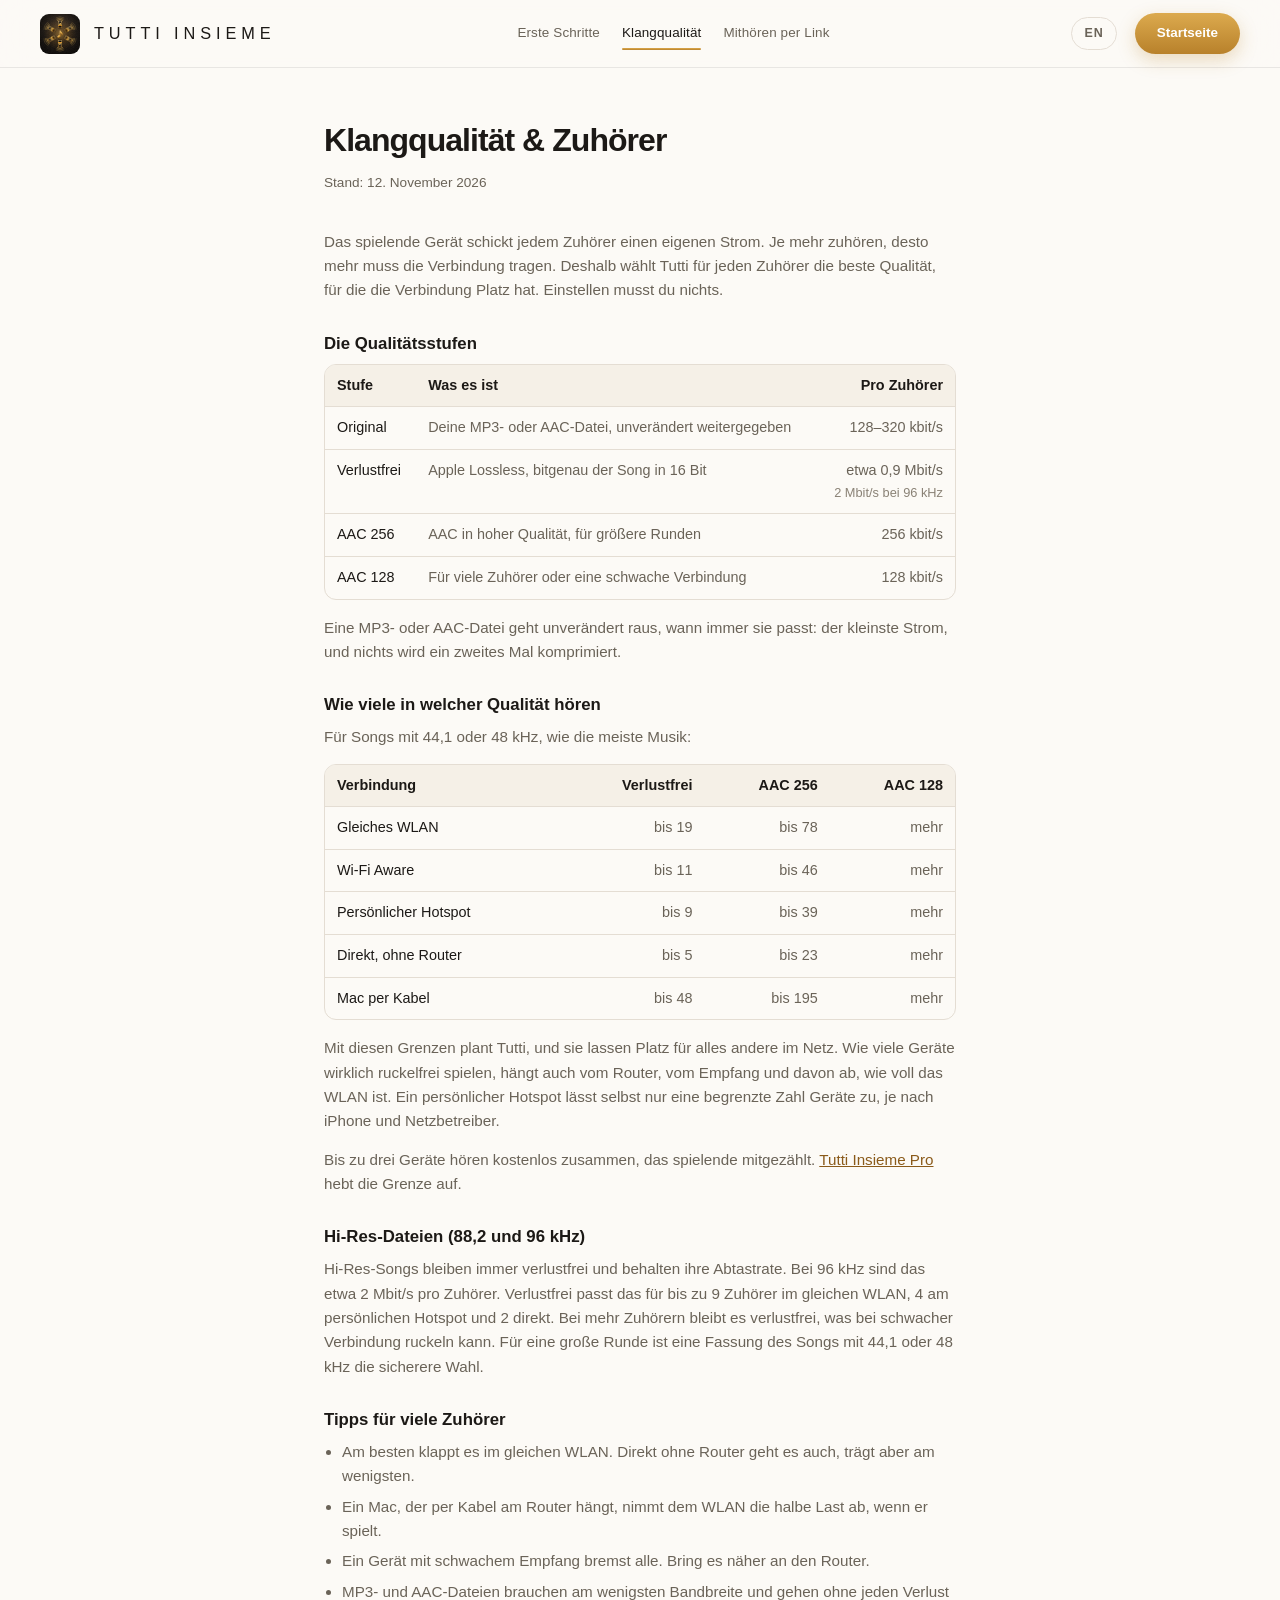
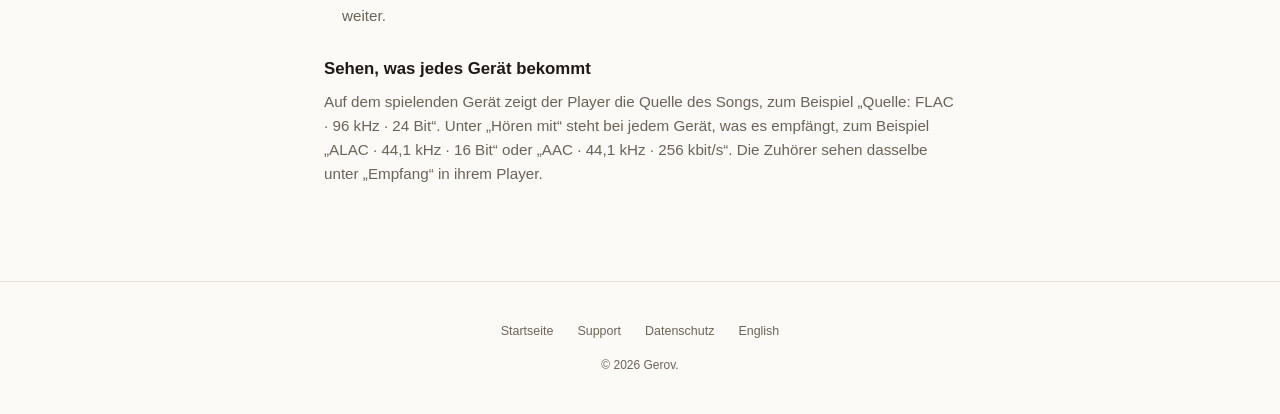
<file: docs/klangqualitaet.html>
<!DOCTYPE html>
<html lang="de">
<head>
  <meta charset="UTF-8" />
  <meta name="viewport" content="width=device-width, initial-scale=1.0" />
  <title>Klangqualität &amp; Zuhörer – Tutti Insieme</title>
  <meta name="description" content="Wie viele Geräte mit Tutti Insieme zuhören können und in welcher Qualität: verlustfrei, AAC oder die Originaldatei, über WLAN, persönlichen Hotspot oder direkt." />
  <link rel="canonical" href="https://petergerov.github.io/tutti-insieme/klangqualitaet.html" />
  <link rel="alternate" hreflang="en" href="https://petergerov.github.io/tutti-insieme/sound-quality.html" />
  <link rel="alternate" hreflang="de" href="https://petergerov.github.io/tutti-insieme/klangqualitaet.html" />
  <link rel="alternate" hreflang="x-default" href="https://petergerov.github.io/tutti-insieme/sound-quality.html" />
  <meta name="theme-color" content="#fcfaf6" />
  <meta property="og:type" content="website" />
  <meta property="og:site_name" content="Tutti Insieme" />
  <meta property="og:title" content="Klangqualität &amp; Zuhörer – Tutti Insieme" />
  <meta property="og:description" content="Wie viele Geräte mit Tutti Insieme zuhören können und in welcher Qualität: verlustfrei, AAC oder die Originaldatei, über WLAN, persönlichen Hotspot oder direkt." />
  <meta property="og:url" content="https://petergerov.github.io/tutti-insieme/klangqualitaet.html" />
  <meta property="og:image" content="https://petergerov.github.io/tutti-insieme/og-de.jpg" />
  <meta property="og:image:width" content="1200" />
  <meta property="og:image:height" content="630" />
  <meta property="og:image:alt" content="Tutti Insieme: Jedes Handy, ein Song." />
  <meta property="og:locale" content="de_DE" />
  <meta property="og:locale:alternate" content="en_US" />
  <meta name="twitter:card" content="summary_large_image" />
  <link rel="icon" type="image/svg+xml" href="mark.svg" />
  <link rel="apple-touch-icon" href="icon-180.png" />
  <link rel="stylesheet" href="site.css" />
</head>
<body>

<nav>
  <a class="nav-logo" href="de.html" aria-label="Tutti Insieme">
    <img src="mark.svg" alt="" width="40" height="40" />
    <span class="brand-word">Tutti Insieme</span>
  </a>
  <div class="nav-links">
    <a href="de.html#so-gehts" class="nav-link">So geht’s</a>
    <a href="de.html#zusammen" class="nav-link">Zusammen</a>
    <a href="de.html#musik" class="nav-link">Deine Musik</a>
    <a href="de.html#momente" class="nav-link">Momente</a>
    <a href="de.html#preis" class="nav-link">Preis</a>
    <a href="erste-schritte.html" class="nav-link">Erste Schritte</a>
    <a href="klangqualitaet.html" class="nav-link" aria-current="page">Klangqualität</a>
    <a href="mithoeren-per-link.html" class="nav-link">Mithören per Link</a>
  </div>
  <div class="nav-right">
    <a href="sound-quality.html" class="lang" hreflang="en" lang="en">EN</a>
    <a href="de.html" class="nav-cta">Startseite</a>
  </div>
</nav>

<main class="page">
  <section>
    <h1>Klangqualität &amp; Zuhörer</h1>
    <p class="updated">Stand: 12. November 2026</p>

    <p>Das spielende Gerät schickt jedem Zuhörer einen eigenen Strom. Je mehr zuhören, desto mehr muss die Verbindung tragen. Deshalb wählt Tutti für jeden Zuhörer die beste Qualität, für die die Verbindung Platz hat. Einstellen musst du nichts.</p>

    <h2>Die Qualitätsstufen</h2>
    <div class="table-wrap">
      <table>
        <thead><tr><th>Stufe</th><th>Was es ist</th><th class="num">Pro Zuhörer</th></tr></thead>
        <tbody>
          <tr><td>Original</td><td>Deine MP3- oder AAC-Datei, unverändert weitergegeben</td><td class="num">128–320 kbit/s</td></tr>
          <tr><td>Verlustfrei</td><td>Apple Lossless, bitgenau der Song in 16 Bit</td><td class="num">etwa 0,9 Mbit/s<br /><span class="note">2 Mbit/s bei 96 kHz</span></td></tr>
          <tr><td>AAC 256</td><td>AAC in hoher Qualität, für größere Runden</td><td class="num">256 kbit/s</td></tr>
          <tr><td>AAC 128</td><td>Für viele Zuhörer oder eine schwache Verbindung</td><td class="num">128 kbit/s</td></tr>
        </tbody>
      </table>
    </div>
    <p>Eine MP3- oder AAC-Datei geht unverändert raus, wann immer sie passt: der kleinste Strom, und nichts wird ein zweites Mal komprimiert.</p>

    <h2>Wie viele in welcher Qualität hören</h2>
    <p>Für Songs mit 44,1 oder 48 kHz, wie die meiste Musik:</p>
    <div class="table-wrap">
      <table>
        <thead><tr><th>Verbindung</th><th class="num">Verlustfrei</th><th class="num">AAC 256</th><th class="num">AAC 128</th></tr></thead>
        <tbody>
          <tr><td>Gleiches WLAN</td><td class="num">bis 19</td><td class="num">bis 78</td><td class="num">mehr</td></tr>
          <tr><td>Wi‑Fi Aware</td><td class="num">bis 11</td><td class="num">bis 46</td><td class="num">mehr</td></tr>
          <tr><td>Persönlicher Hotspot</td><td class="num">bis 9</td><td class="num">bis 39</td><td class="num">mehr</td></tr>
          <tr><td>Direkt, ohne Router</td><td class="num">bis 5</td><td class="num">bis 23</td><td class="num">mehr</td></tr>
          <tr><td>Mac per Kabel</td><td class="num">bis 48</td><td class="num">bis 195</td><td class="num">mehr</td></tr>
        </tbody>
      </table>
    </div>
    <p>Mit diesen Grenzen plant Tutti, und sie lassen Platz für alles andere im Netz. Wie viele Geräte wirklich ruckelfrei spielen, hängt auch vom Router, vom Empfang und davon ab, wie voll das WLAN ist. Ein persönlicher Hotspot lässt selbst nur eine begrenzte Zahl Geräte zu, je nach iPhone und Netzbetreiber.</p>
    <p>Bis zu drei Geräte hören kostenlos zusammen, das spielende mitgezählt. <a href="de.html#preis">Tutti Insieme Pro</a> hebt die Grenze auf.</p>

    <h2>Hi-Res-Dateien (88,2 und 96 kHz)</h2>
    <p>Hi-Res-Songs bleiben immer verlustfrei und behalten ihre Abtastrate. Bei 96 kHz sind das etwa 2 Mbit/s pro Zuhörer. Verlustfrei passt das für bis zu 9 Zuhörer im gleichen WLAN, 4 am persönlichen Hotspot und 2 direkt. Bei mehr Zuhörern bleibt es verlustfrei, was bei schwacher Verbindung ruckeln kann. Für eine große Runde ist eine Fassung des Songs mit 44,1 oder 48 kHz die sicherere Wahl.</p>

    <h2>Tipps für viele Zuhörer</h2>
    <ul>
      <li>Am besten klappt es im gleichen WLAN. Direkt ohne Router geht es auch, trägt aber am wenigsten.</li>
      <li>Ein Mac, der per Kabel am Router hängt, nimmt dem WLAN die halbe Last ab, wenn er spielt.</li>
      <li>Ein Gerät mit schwachem Empfang bremst alle. Bring es näher an den Router.</li>
      <li>MP3- und AAC-Dateien brauchen am wenigsten Bandbreite und gehen ohne jeden Verlust weiter.</li>
    </ul>

    <h2>Sehen, was jedes Gerät bekommt</h2>
    <p>Auf dem spielenden Gerät zeigt der Player die Quelle des Songs, zum Beispiel „Quelle: FLAC · 96 kHz · 24 Bit“. Unter „Hören mit“ steht bei jedem Gerät, was es empfängt, zum Beispiel „ALAC · 44,1 kHz · 16 Bit“ oder „AAC · 44,1 kHz · 256 kbit/s“. Die Zuhörer sehen dasselbe unter „Empfang“ in ihrem Player.</p>
  </section>
</main>

<footer>
  <div class="footer-links">
    <a href="de.html">Startseite</a>
    <a href="support.html#de">Support</a>
    <a href="privacy.html#de">Datenschutz</a>
    <a href="sound-quality.html" hreflang="en" lang="en">English</a>
  </div>
  <p>© 2026 Gerov.</p>
</footer>

</body>
</html>
</file>
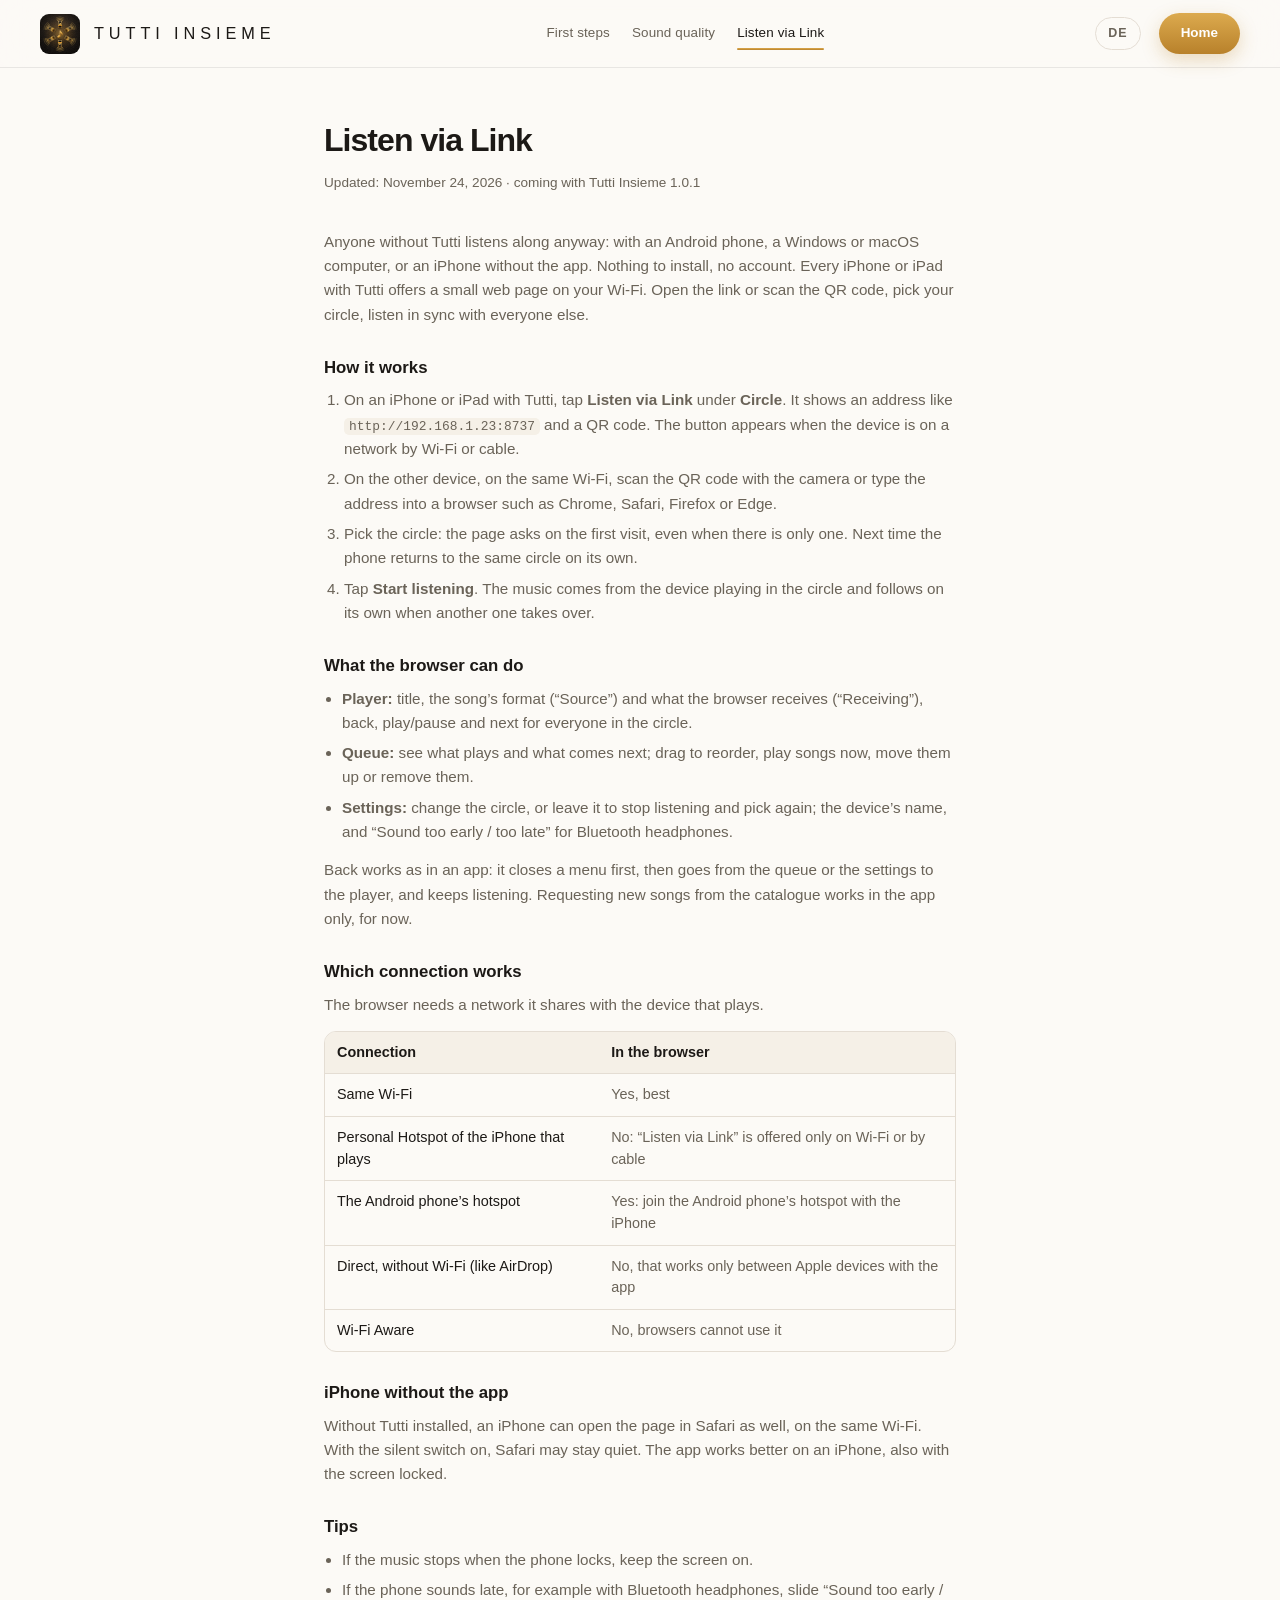
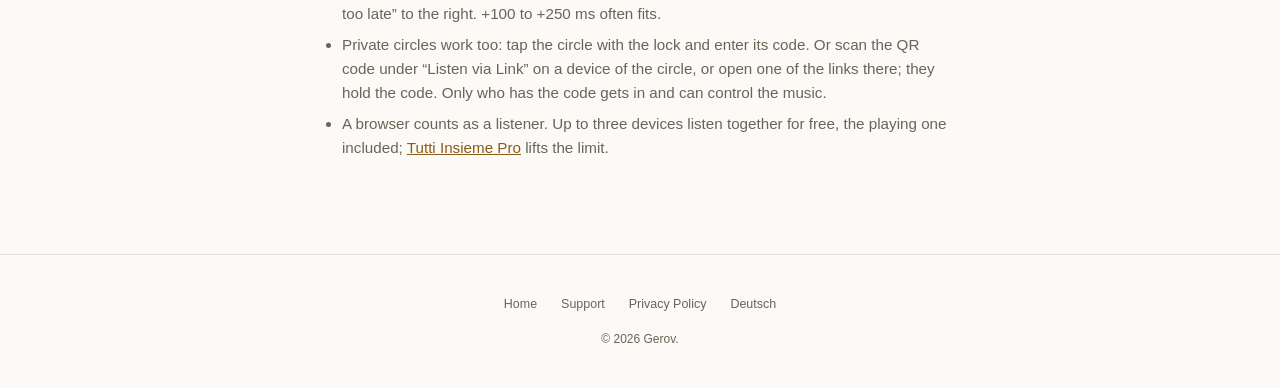
<file: docs/listen-via-link.html>
<!DOCTYPE html>
<html lang="en">
<head>
  <meta charset="UTF-8" />
  <meta name="viewport" content="width=device-width, initial-scale=1.0" />
  <title>Listen via Link – Tutti Insieme</title>
  <meta name="description" content="Listen without the app: friends with an Android phone, a computer or an iPhone without Tutti open a link in the browser and listen in sync, on Wi‑Fi or over a hotspot." />
  <link rel="canonical" href="https://petergerov.github.io/tutti-insieme/listen-via-link.html" />
  <link rel="alternate" hreflang="en" href="https://petergerov.github.io/tutti-insieme/listen-via-link.html" />
  <link rel="alternate" hreflang="de" href="https://petergerov.github.io/tutti-insieme/mithoeren-per-link.html" />
  <link rel="alternate" hreflang="x-default" href="https://petergerov.github.io/tutti-insieme/listen-via-link.html" />
  <meta name="theme-color" content="#fcfaf6" />
  <meta property="og:type" content="website" />
  <meta property="og:site_name" content="Tutti Insieme" />
  <meta property="og:title" content="Listen via Link – Tutti Insieme" />
  <meta property="og:description" content="Listen without the app: friends with an Android phone, a computer or an iPhone without Tutti open a link in the browser and listen in sync, on Wi‑Fi or over a hotspot." />
  <meta property="og:url" content="https://petergerov.github.io/tutti-insieme/listen-via-link.html" />
  <meta property="og:image" content="https://petergerov.github.io/tutti-insieme/og-en.jpg" />
  <meta property="og:image:width" content="1200" />
  <meta property="og:image:height" content="630" />
  <meta property="og:image:alt" content="Tutti Insieme: every phone, one song." />
  <meta property="og:locale" content="en_US" />
  <meta property="og:locale:alternate" content="de_DE" />
  <meta name="twitter:card" content="summary_large_image" />
  <link rel="icon" type="image/svg+xml" href="mark.svg" />
  <link rel="apple-touch-icon" href="icon-180.png" />
  <link rel="stylesheet" href="site.css" />
</head>
<body>

<nav>
  <a class="nav-logo" href="./" aria-label="Tutti Insieme">
    <img src="mark.svg" alt="" width="40" height="40" />
    <span class="brand-word">Tutti Insieme</span>
  </a>
  <div class="nav-links">
    <a href="./#how-it-works" class="nav-link">How it works</a>
    <a href="./#together" class="nav-link">Together</a>
    <a href="./#music" class="nav-link">Your music</a>
    <a href="./#moments" class="nav-link">Moments</a>
    <a href="./#price" class="nav-link">Price</a>
    <a href="first-steps.html" class="nav-link">First steps</a>
    <a href="sound-quality.html" class="nav-link">Sound quality</a>
    <a href="listen-via-link.html" class="nav-link" aria-current="page">Listen via Link</a>
  </div>
  <div class="nav-right">
    <a href="mithoeren-per-link.html" class="lang" hreflang="de" lang="de">DE</a>
    <a href="./" class="nav-cta">Home</a>
  </div>
</nav>

<main class="page">
  <section>
    <h1>Listen via Link</h1>
    <p class="updated">Updated: November 24, 2026 · coming with Tutti Insieme 1.0.1</p>

    <p>Anyone without Tutti listens along anyway: with an Android phone, a Windows or macOS computer, or an iPhone without the app. Nothing to install, no account. Every iPhone or iPad with Tutti offers a small web page on your Wi‑Fi. Open the link or scan the QR code, pick your circle, listen in sync with everyone else.</p>

    <h2>How it works</h2>
    <ol>
      <li>On an iPhone or iPad with Tutti, tap <strong>Listen via Link</strong> under <strong>Circle</strong>. It shows an address like <code>http://192.168.1.23:8737</code> and a QR code. The button appears when the device is on a network by Wi‑Fi or cable.</li>
      <li>On the other device, on the same Wi‑Fi, scan the QR code with the camera or type the address into a browser such as Chrome, Safari, Firefox or Edge.</li>
      <li>Pick the circle: the page asks on the first visit, even when there is only one. Next time the phone returns to the same circle on its own.</li>
      <li>Tap <strong>Start listening</strong>. The music comes from the device playing in the circle and follows on its own when another one takes over.</li>
    </ol>

    <h2>What the browser can do</h2>
    <ul>
      <li><strong>Player:</strong> title, the song’s format (“Source”) and what the browser receives (“Receiving”), back, play/pause and next for everyone in the circle.</li>
      <li><strong>Queue:</strong> see what plays and what comes next; drag to reorder, play songs now, move them up or remove them.</li>
      <li><strong>Settings:</strong> change the circle, or leave it to stop listening and pick again; the device’s name, and “Sound too early / too late” for Bluetooth headphones.</li>
    </ul>
    <p>Back works as in an app: it closes a menu first, then goes from the queue or the settings to the player, and keeps listening. Requesting new songs from the catalogue works in the app only, for now.</p>

    <h2>Which connection works</h2>
    <p>The browser needs a network it shares with the device that plays.</p>
    <div class="table-wrap">
      <table>
        <thead><tr><th>Connection</th><th>In the browser</th></tr></thead>
        <tbody>
          <tr><td>Same Wi‑Fi</td><td>Yes, best</td></tr>
          <tr><td>Personal Hotspot of the iPhone that plays</td><td>No: “Listen via Link” is offered only on Wi‑Fi or by cable</td></tr>
          <tr><td>The Android phone’s hotspot</td><td>Yes: join the Android phone’s hotspot with the iPhone</td></tr>
          <tr><td>Direct, without Wi‑Fi (like AirDrop)</td><td>No, that works only between Apple devices with the app</td></tr>
          <tr><td>Wi‑Fi Aware</td><td>No, browsers cannot use it</td></tr>
        </tbody>
      </table>
    </div>

    <h2>iPhone without the app</h2>
    <p>Without Tutti installed, an iPhone can open the page in Safari as well, on the same Wi‑Fi. With the silent switch on, Safari may stay quiet. The app works better on an iPhone, also with the screen locked.</p>

    <h2>Tips</h2>
    <ul>
      <li>If the music stops when the phone locks, keep the screen on.</li>
      <li>If the phone sounds late, for example with Bluetooth headphones, slide “Sound too early / too late” to the right. +100 to +250 ms often fits.</li>
      <li>Private circles work too: tap the circle with the lock and enter its code. Or scan the QR code under “Listen via Link” on a device of the circle, or open one of the links there; they hold the code. Only who has the code gets in and can control the music.</li>
      <li>A browser counts as a listener. Up to three devices listen together for free, the playing one included; <a href="./#price">Tutti Insieme Pro</a> lifts the limit.</li>
    </ul>
  </section>
</main>

<footer>
  <div class="footer-links">
    <a href="./">Home</a>
    <a href="support.html">Support</a>
    <a href="privacy.html">Privacy Policy</a>
    <a href="mithoeren-per-link.html" hreflang="de" lang="de">Deutsch</a>
  </div>
  <p>© 2026 Gerov.</p>
</footer>

</body>
</html>
</file>
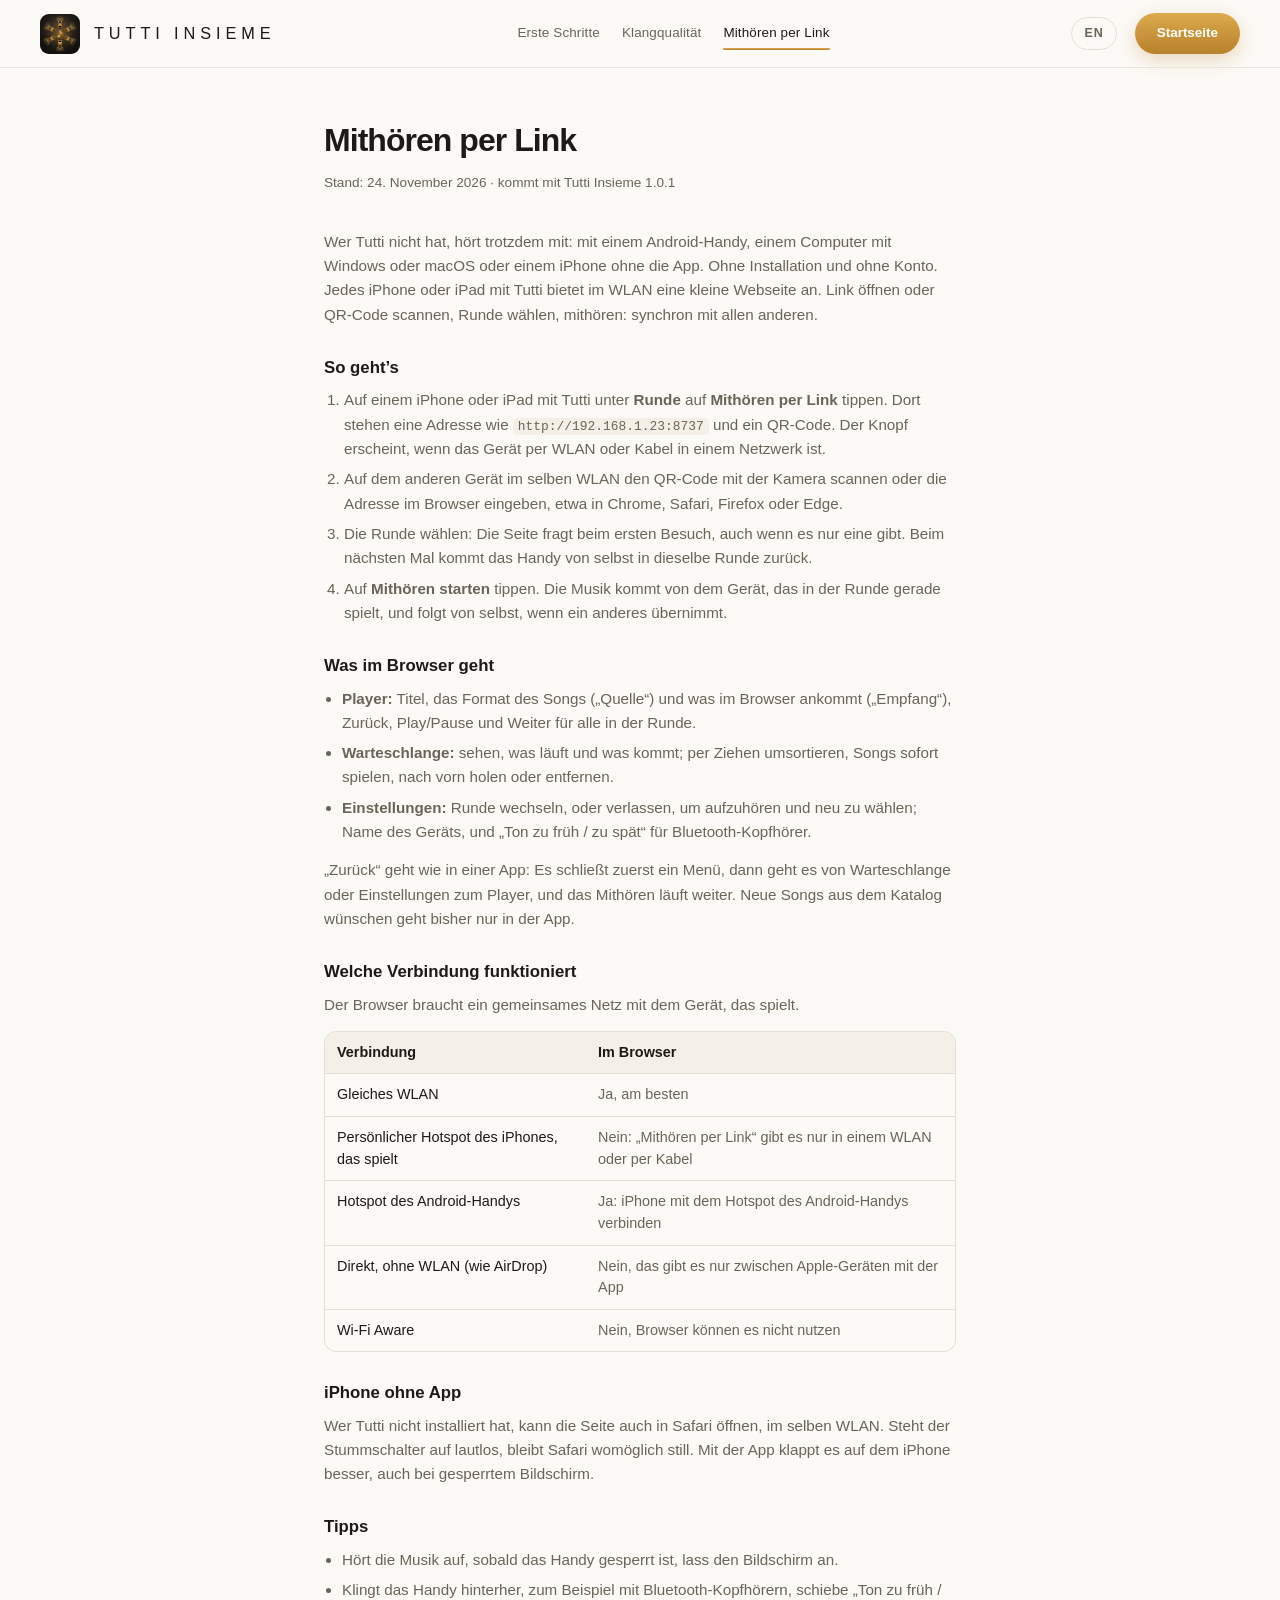
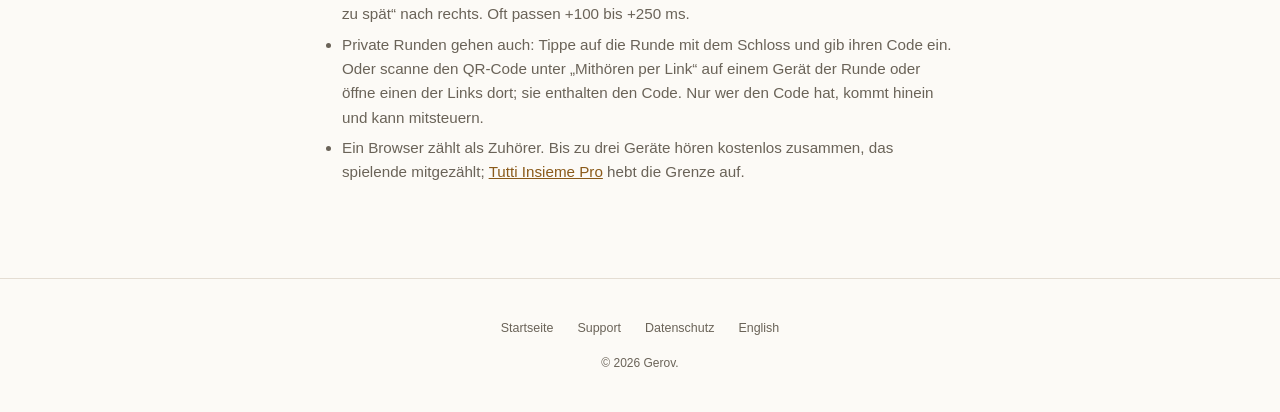
<file: docs/mit-android-hoeren.html>
<!DOCTYPE html>
<html lang="de">
<head>
  <meta charset="UTF-8" />
  <title>Mithören per Link – Tutti Insieme</title>
  <meta name="robots" content="noindex" />
  <link rel="canonical" href="https://petergerov.github.io/tutti-insieme/mithoeren-per-link.html" />
  <meta http-equiv="refresh" content="0; url=mithoeren-per-link.html" />
</head>
<body>
  <p><a href="mithoeren-per-link.html">Mithören per Link</a></p>
</body>
</html>
</file>
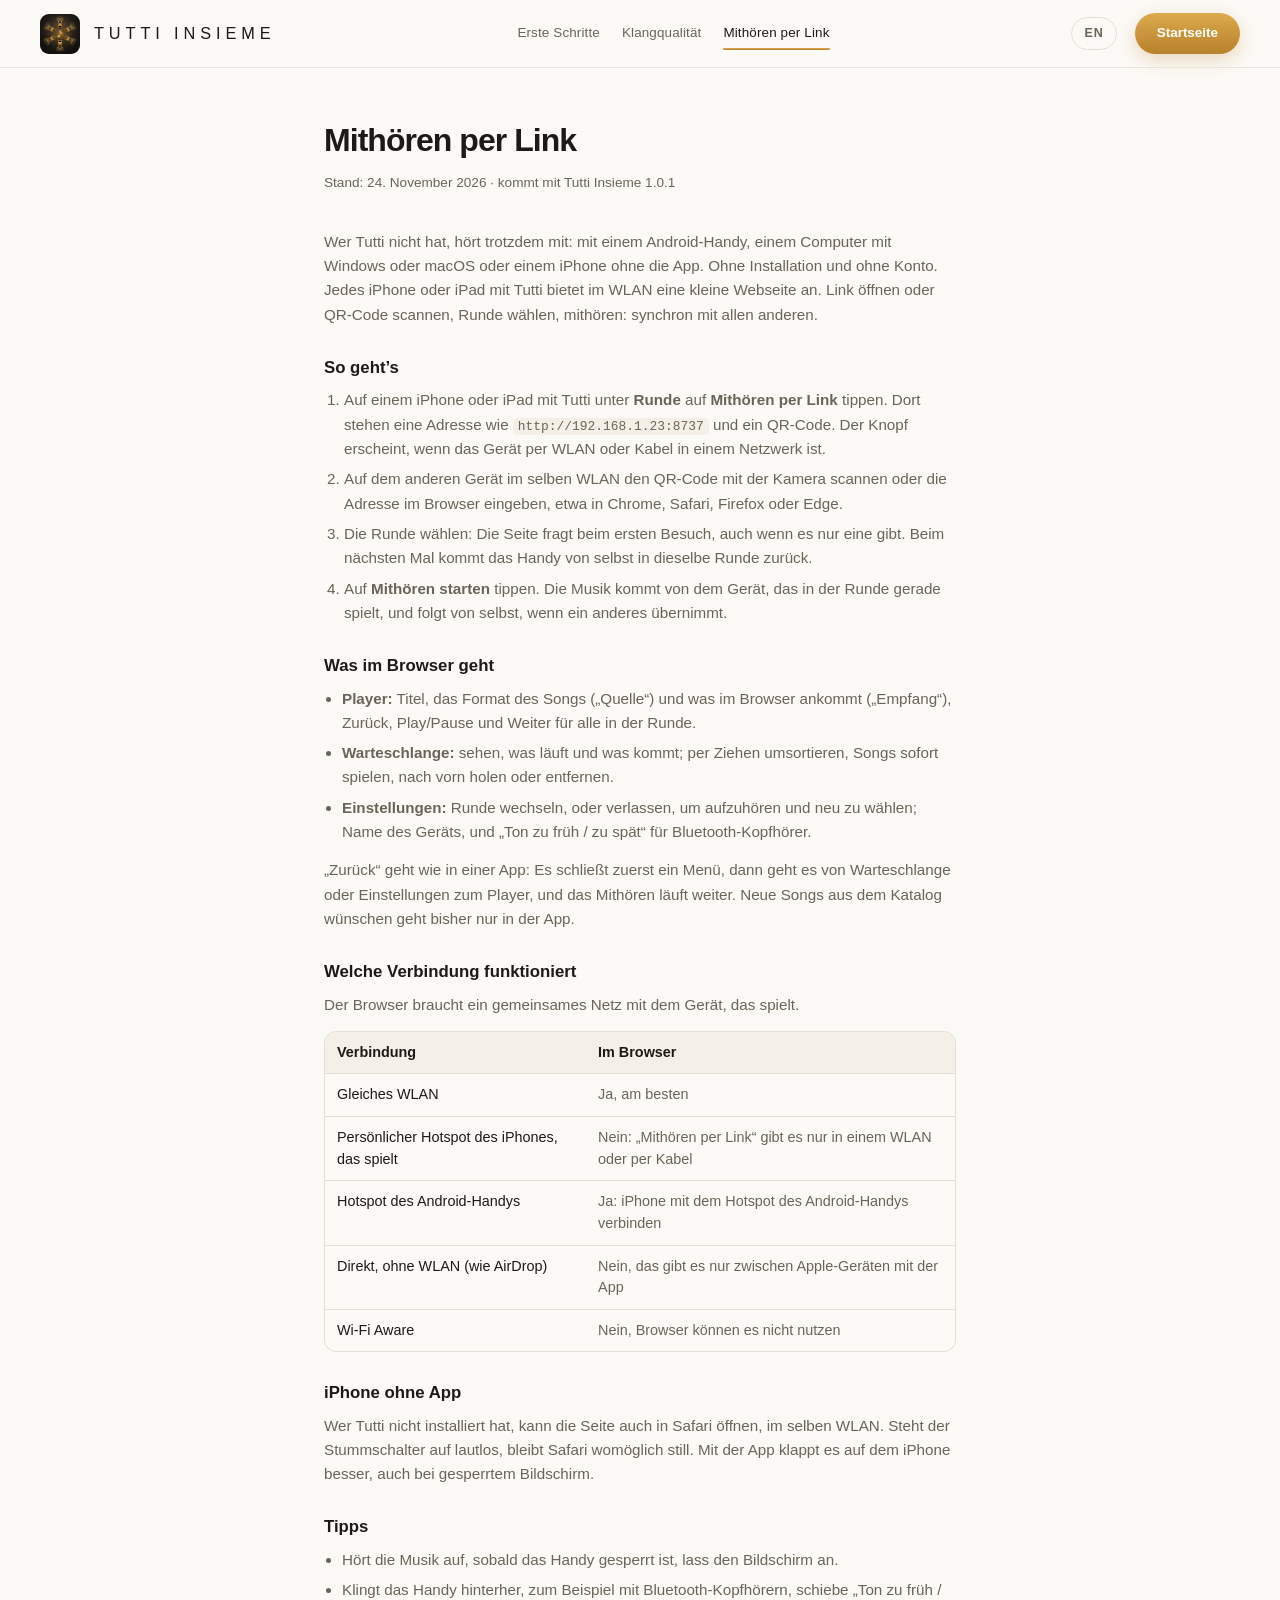
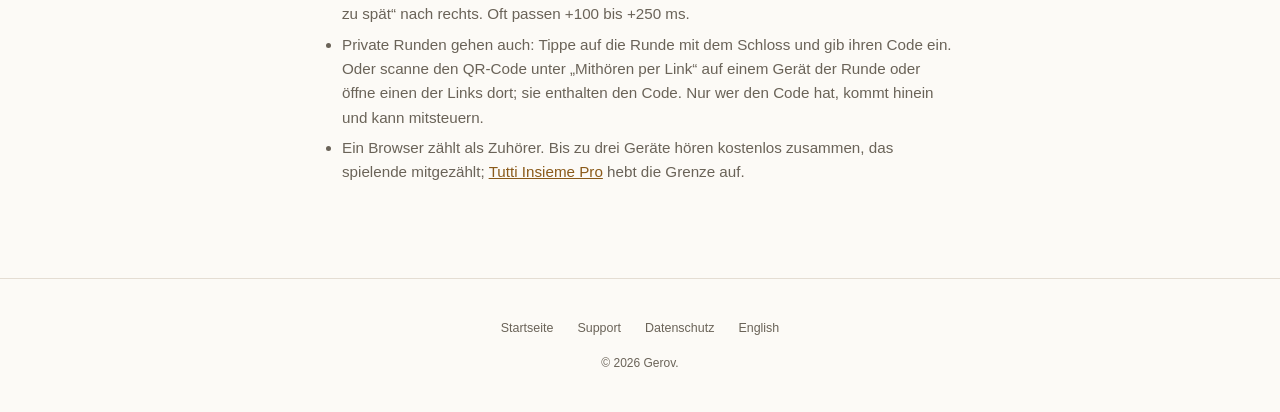
<file: docs/mithoeren-per-link.html>
<!DOCTYPE html>
<html lang="de">
<head>
  <meta charset="UTF-8" />
  <meta name="viewport" content="width=device-width, initial-scale=1.0" />
  <title>Mithören per Link – Tutti Insieme</title>
  <meta name="description" content="Ohne App mithören: Freunde mit Android-Handy, Computer oder iPhone ohne Tutti öffnen einen Link im Browser und hören synchron mit, im WLAN oder über einen Hotspot." />
  <link rel="canonical" href="https://petergerov.github.io/tutti-insieme/mithoeren-per-link.html" />
  <link rel="alternate" hreflang="en" href="https://petergerov.github.io/tutti-insieme/listen-via-link.html" />
  <link rel="alternate" hreflang="de" href="https://petergerov.github.io/tutti-insieme/mithoeren-per-link.html" />
  <link rel="alternate" hreflang="x-default" href="https://petergerov.github.io/tutti-insieme/listen-via-link.html" />
  <meta name="theme-color" content="#fcfaf6" />
  <meta property="og:type" content="website" />
  <meta property="og:site_name" content="Tutti Insieme" />
  <meta property="og:title" content="Mithören per Link – Tutti Insieme" />
  <meta property="og:description" content="Ohne App mithören: Freunde mit Android-Handy, Computer oder iPhone ohne Tutti öffnen einen Link im Browser und hören synchron mit, im WLAN oder über einen Hotspot." />
  <meta property="og:url" content="https://petergerov.github.io/tutti-insieme/mithoeren-per-link.html" />
  <meta property="og:image" content="https://petergerov.github.io/tutti-insieme/og-de.jpg" />
  <meta property="og:image:width" content="1200" />
  <meta property="og:image:height" content="630" />
  <meta property="og:image:alt" content="Tutti Insieme: Jedes Handy, ein Song." />
  <meta property="og:locale" content="de_DE" />
  <meta property="og:locale:alternate" content="en_US" />
  <meta name="twitter:card" content="summary_large_image" />
  <link rel="icon" type="image/svg+xml" href="mark.svg" />
  <link rel="apple-touch-icon" href="icon-180.png" />
  <link rel="stylesheet" href="site.css" />
</head>
<body>

<nav>
  <a class="nav-logo" href="de.html" aria-label="Tutti Insieme">
    <img src="mark.svg" alt="" width="40" height="40" />
    <span class="brand-word">Tutti Insieme</span>
  </a>
  <div class="nav-links">
    <a href="de.html#so-gehts" class="nav-link">So geht’s</a>
    <a href="de.html#zusammen" class="nav-link">Zusammen</a>
    <a href="de.html#musik" class="nav-link">Deine Musik</a>
    <a href="de.html#momente" class="nav-link">Momente</a>
    <a href="de.html#preis" class="nav-link">Preis</a>
    <a href="erste-schritte.html" class="nav-link">Erste Schritte</a>
    <a href="klangqualitaet.html" class="nav-link">Klangqualität</a>
    <a href="mithoeren-per-link.html" class="nav-link" aria-current="page">Mithören per Link</a>
  </div>
  <div class="nav-right">
    <a href="listen-via-link.html" class="lang" hreflang="en" lang="en">EN</a>
    <a href="de.html" class="nav-cta">Startseite</a>
  </div>
</nav>

<main class="page">
  <section>
    <h1>Mithören per Link</h1>
    <p class="updated">Stand: 24. November 2026 · kommt mit Tutti Insieme 1.0.1</p>

    <p>Wer Tutti nicht hat, hört trotzdem mit: mit einem Android-Handy, einem Computer mit Windows oder macOS oder einem iPhone ohne die App. Ohne Installation und ohne Konto. Jedes iPhone oder iPad mit Tutti bietet im WLAN eine kleine Webseite an. Link öffnen oder QR-Code scannen, Runde wählen, mithören: synchron mit allen anderen.</p>

    <h2>So geht’s</h2>
    <ol>
      <li>Auf einem iPhone oder iPad mit Tutti unter <strong>Runde</strong> auf <strong>Mithören per Link</strong> tippen. Dort stehen eine Adresse wie <code>http://192.168.1.23:8737</code> und ein QR-Code. Der Knopf erscheint, wenn das Gerät per WLAN oder Kabel in einem Netzwerk ist.</li>
      <li>Auf dem anderen Gerät im selben WLAN den QR-Code mit der Kamera scannen oder die Adresse im Browser eingeben, etwa in Chrome, Safari, Firefox oder Edge.</li>
      <li>Die Runde wählen: Die Seite fragt beim ersten Besuch, auch wenn es nur eine gibt. Beim nächsten Mal kommt das Handy von selbst in dieselbe Runde zurück.</li>
      <li>Auf <strong>Mithören starten</strong> tippen. Die Musik kommt von dem Gerät, das in der Runde gerade spielt, und folgt von selbst, wenn ein anderes übernimmt.</li>
    </ol>

    <h2>Was im Browser geht</h2>
    <ul>
      <li><strong>Player:</strong> Titel, das Format des Songs („Quelle“) und was im Browser ankommt („Empfang“), Zurück, Play/Pause und Weiter für alle in der Runde.</li>
      <li><strong>Warteschlange:</strong> sehen, was läuft und was kommt; per Ziehen umsortieren, Songs sofort spielen, nach vorn holen oder entfernen.</li>
      <li><strong>Einstellungen:</strong> Runde wechseln, oder verlassen, um aufzuhören und neu zu wählen; Name des Geräts, und „Ton zu früh / zu spät“ für Bluetooth-Kopfhörer.</li>
    </ul>
    <p>„Zurück“ geht wie in einer App: Es schließt zuerst ein Menü, dann geht es von Warteschlange oder Einstellungen zum Player, und das Mithören läuft weiter. Neue Songs aus dem Katalog wünschen geht bisher nur in der App.</p>

    <h2>Welche Verbindung funktioniert</h2>
    <p>Der Browser braucht ein gemeinsames Netz mit dem Gerät, das spielt.</p>
    <div class="table-wrap">
      <table>
        <thead><tr><th>Verbindung</th><th>Im Browser</th></tr></thead>
        <tbody>
          <tr><td>Gleiches WLAN</td><td>Ja, am besten</td></tr>
          <tr><td>Persönlicher Hotspot des iPhones, das spielt</td><td>Nein: „Mithören per Link“ gibt es nur in einem WLAN oder per Kabel</td></tr>
          <tr><td>Hotspot des Android-Handys</td><td>Ja: iPhone mit dem Hotspot des Android-Handys verbinden</td></tr>
          <tr><td>Direkt, ohne WLAN (wie AirDrop)</td><td>Nein, das gibt es nur zwischen Apple-Geräten mit der App</td></tr>
          <tr><td>Wi‑Fi Aware</td><td>Nein, Browser können es nicht nutzen</td></tr>
        </tbody>
      </table>
    </div>

    <h2>iPhone ohne App</h2>
    <p>Wer Tutti nicht installiert hat, kann die Seite auch in Safari öffnen, im selben WLAN. Steht der Stummschalter auf lautlos, bleibt Safari womöglich still. Mit der App klappt es auf dem iPhone besser, auch bei gesperrtem Bildschirm.</p>

    <h2>Tipps</h2>
    <ul>
      <li>Hört die Musik auf, sobald das Handy gesperrt ist, lass den Bildschirm an.</li>
      <li>Klingt das Handy hinterher, zum Beispiel mit Bluetooth-Kopfhörern, schiebe „Ton zu früh / zu spät“ nach rechts. Oft passen +100 bis +250 ms.</li>
      <li>Private Runden gehen auch: Tippe auf die Runde mit dem Schloss und gib ihren Code ein. Oder scanne den QR-Code unter „Mithören per Link“ auf einem Gerät der Runde oder öffne einen der Links dort; sie enthalten den Code. Nur wer den Code hat, kommt hinein und kann mitsteuern.</li>
      <li>Ein Browser zählt als Zuhörer. Bis zu drei Geräte hören kostenlos zusammen, das spielende mitgezählt; <a href="de.html#preis">Tutti Insieme Pro</a> hebt die Grenze auf.</li>
    </ul>
  </section>
</main>

<footer>
  <div class="footer-links">
    <a href="de.html">Startseite</a>
    <a href="support.html#de">Support</a>
    <a href="privacy.html#de">Datenschutz</a>
    <a href="listen-via-link.html" hreflang="en" lang="en">English</a>
  </div>
  <p>© 2026 Gerov.</p>
</footer>

</body>
</html>
</file>
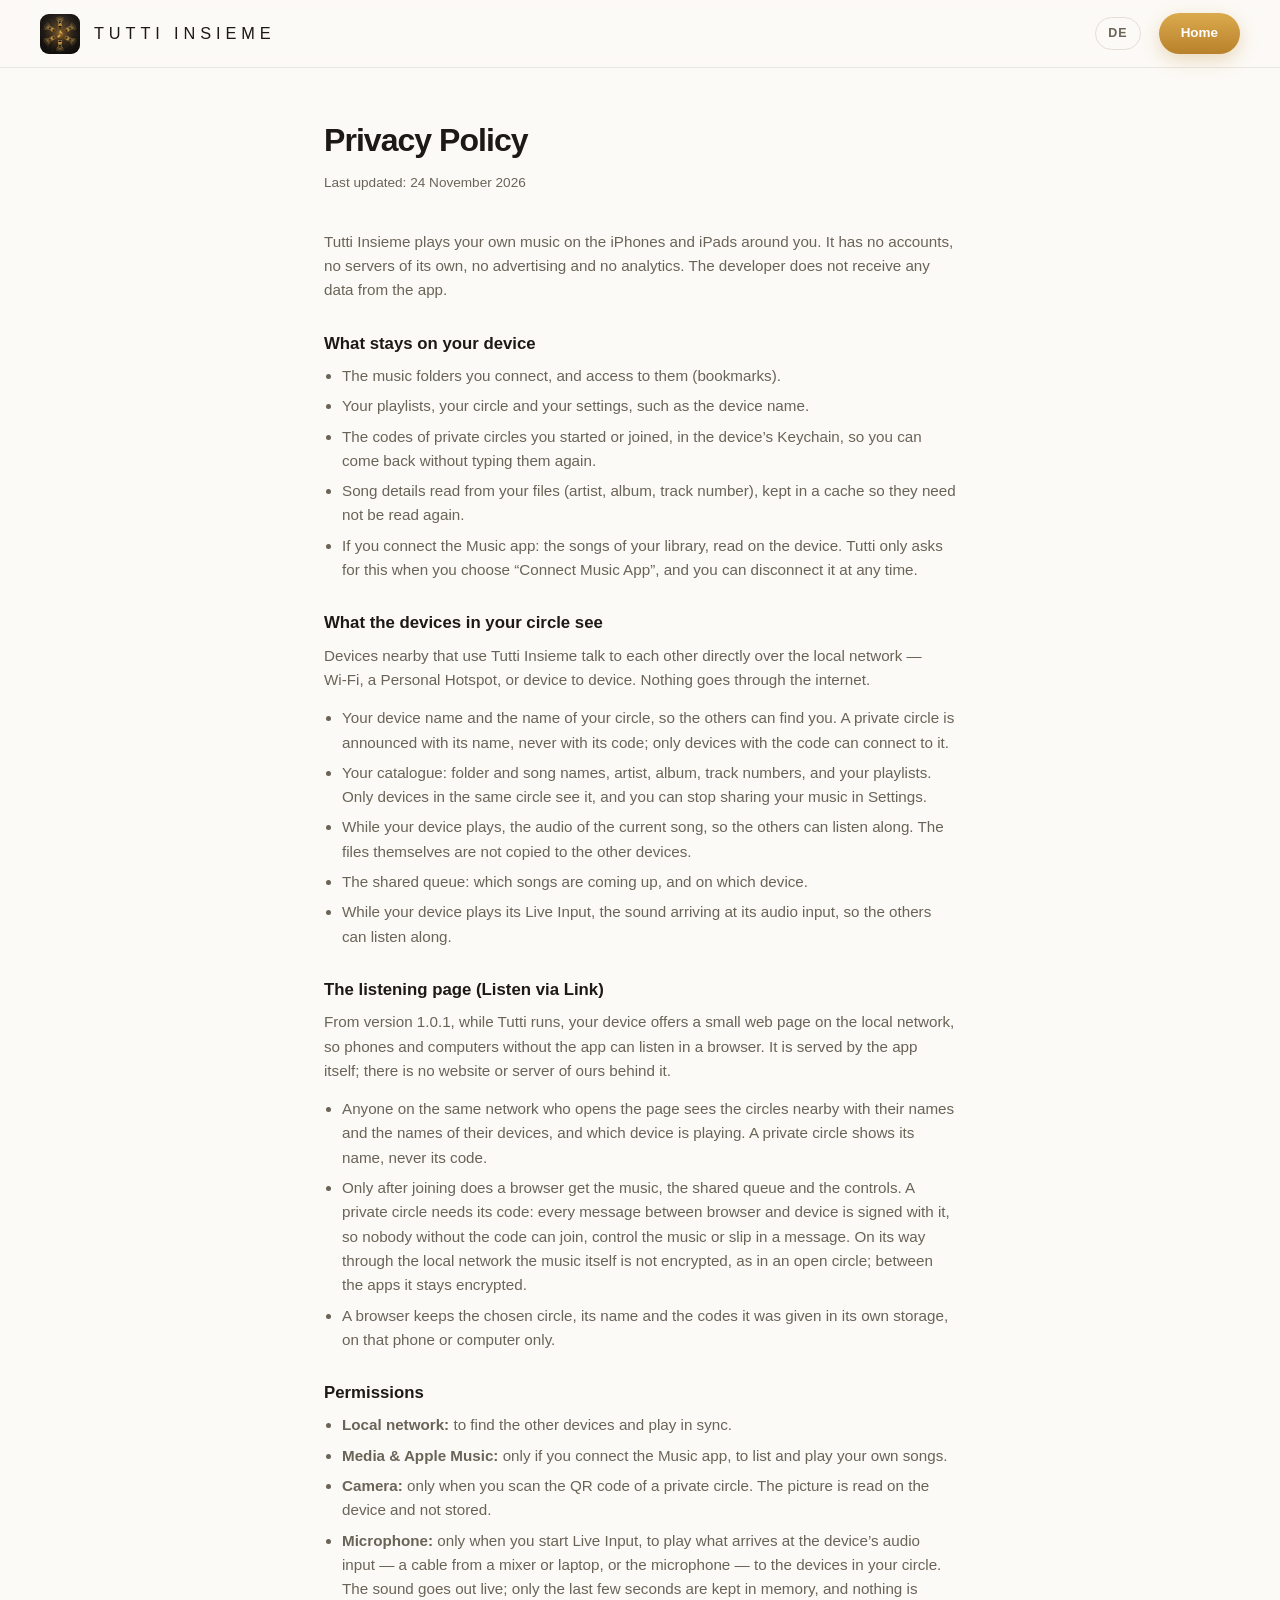
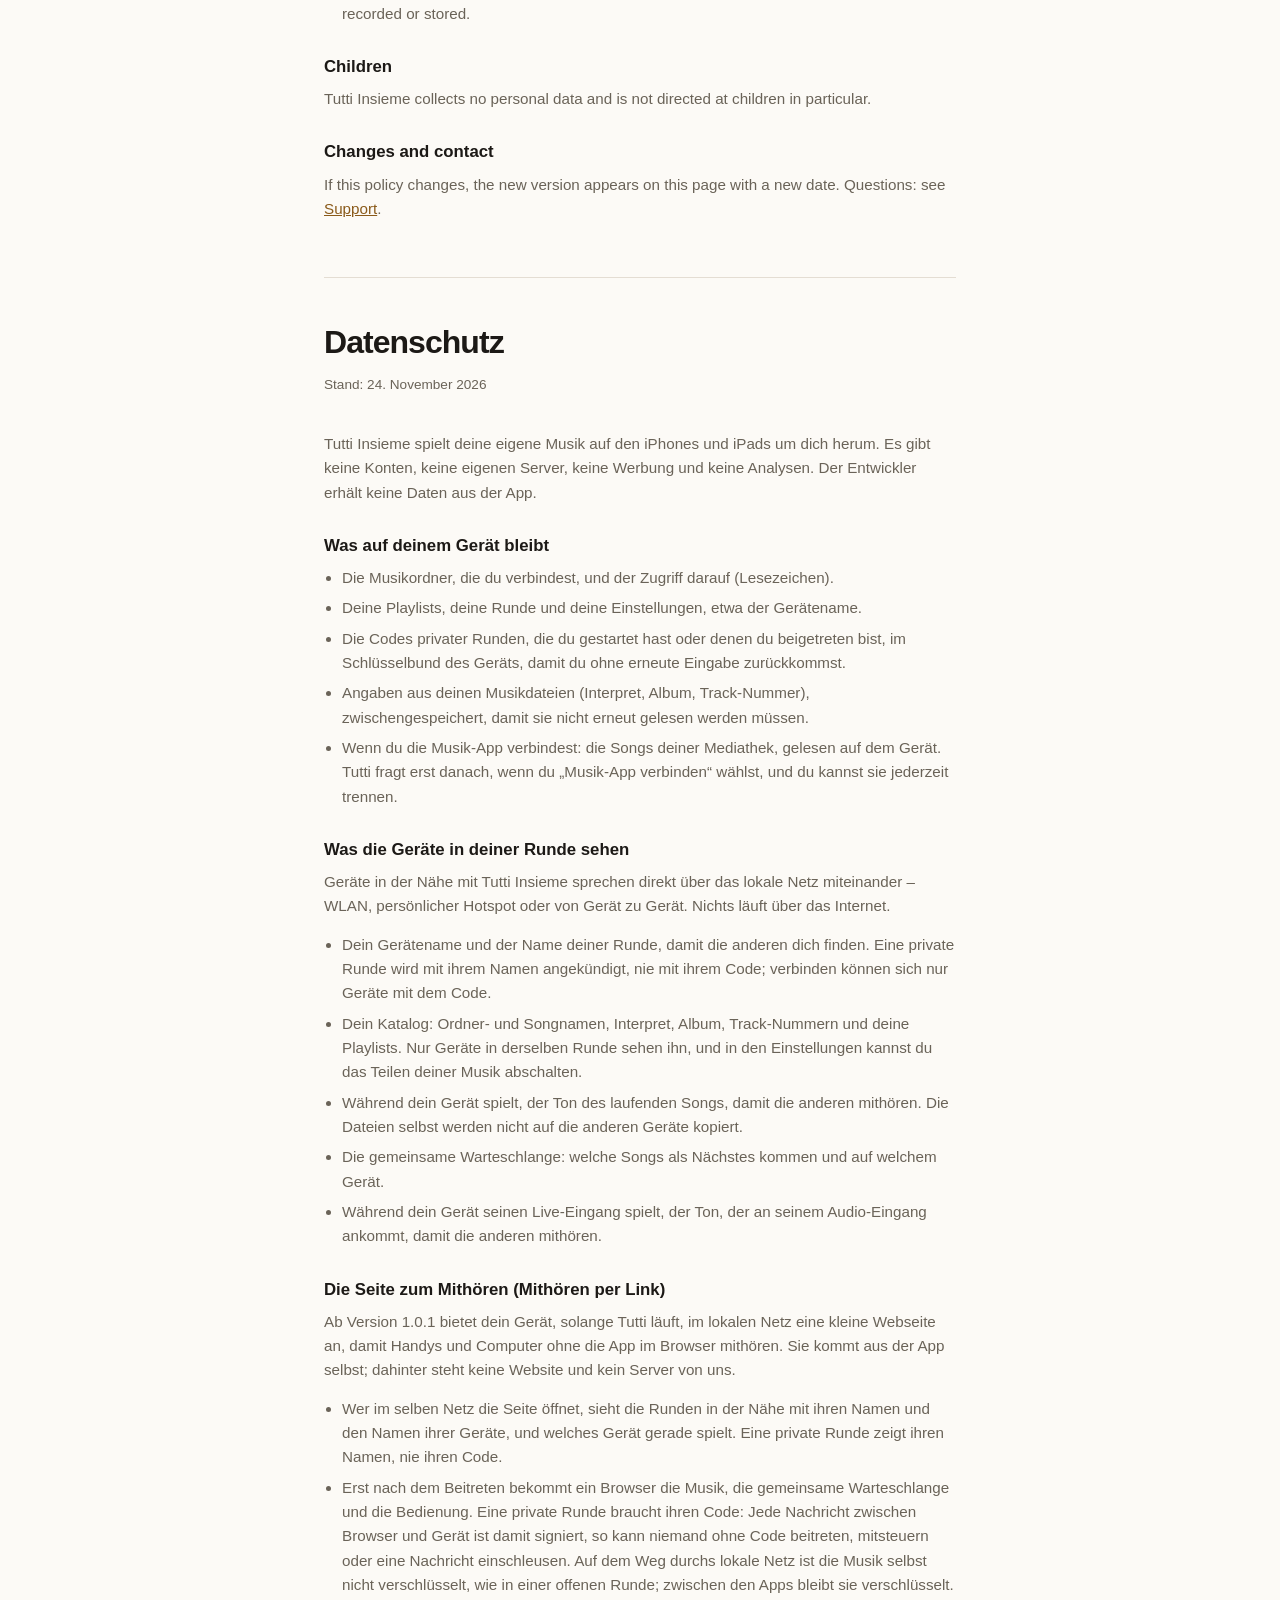
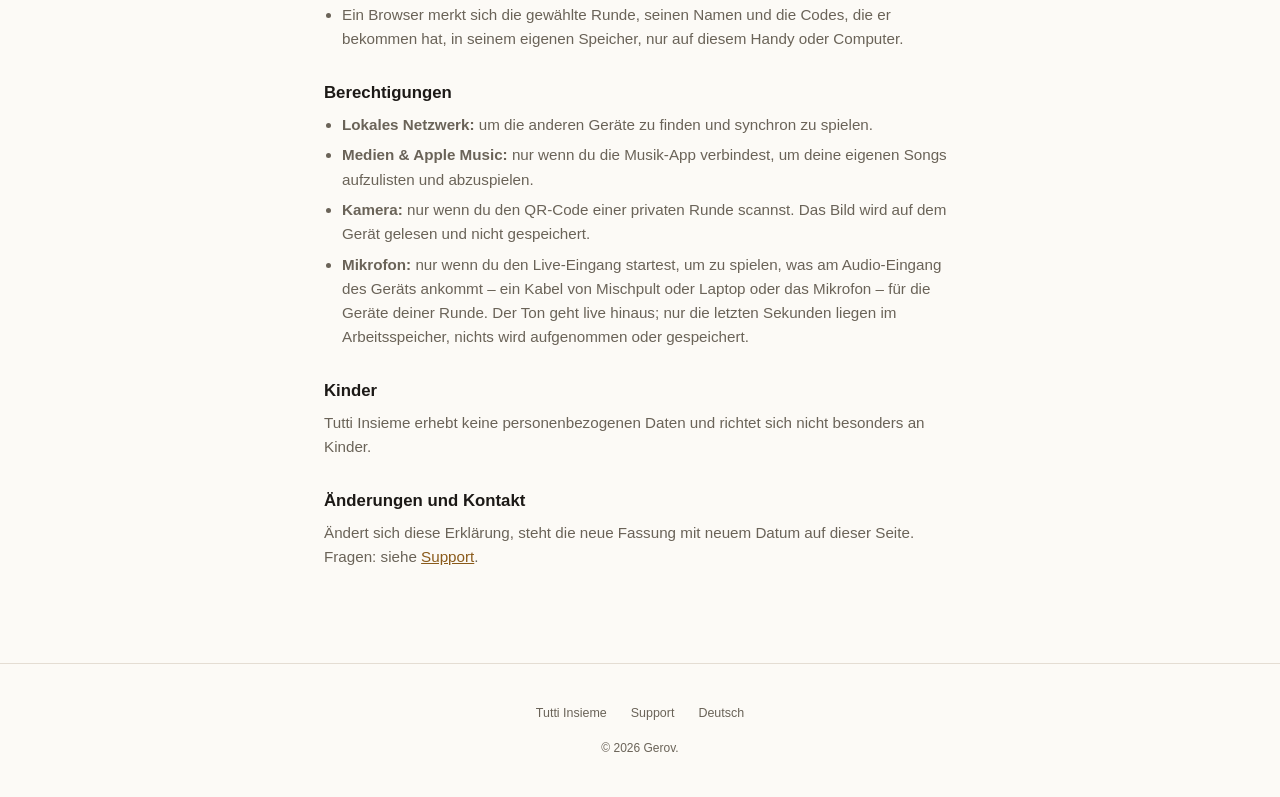
<file: docs/privacy.html>
<!DOCTYPE html>
<html lang="en">
<head>
  <meta charset="UTF-8" />
  <meta name="viewport" content="width=device-width, initial-scale=1.0" />
  <title>Privacy Policy — Tutti Insieme</title>
  <meta name="description" content="Privacy policy for Tutti Insieme. No accounts, no servers, no analytics. Music and the catalogue stay on your devices and the local network." />
  <link rel="canonical" href="https://petergerov.github.io/tutti-insieme/privacy.html" />
  <meta name="theme-color" content="#fcfaf6" />
  <meta property="og:type" content="website" />
  <meta property="og:site_name" content="Tutti Insieme" />
  <meta property="og:title" content="Privacy Policy — Tutti Insieme" />
  <meta property="og:description" content="Privacy policy for Tutti Insieme. No accounts, no servers, no analytics. Music and the catalogue stay on your devices and the local network." />
  <meta property="og:url" content="https://petergerov.github.io/tutti-insieme/privacy.html" />
  <meta property="og:image" content="https://petergerov.github.io/tutti-insieme/og-en.jpg" />
  <meta property="og:image:width" content="1200" />
  <meta property="og:image:height" content="630" />
  <meta property="og:image:alt" content="Tutti Insieme: every phone, one song." />
  <meta property="og:locale" content="en_US" />
  <meta property="og:locale:alternate" content="de_DE" />
  <meta name="twitter:card" content="summary_large_image" />
  <link rel="icon" type="image/svg+xml" href="mark.svg" />
  <link rel="apple-touch-icon" href="icon-180.png" />
  <link rel="stylesheet" href="site.css" />
</head>
<body>

<nav>
  <a class="nav-logo" href="./" aria-label="Tutti Insieme">
    <img src="mark.svg" alt="" width="40" height="40" />
    <span class="brand-word">Tutti Insieme</span>
  </a>
  <div class="nav-right">
    <a href="#de" class="lang" hreflang="de" lang="de">DE</a>
    <a href="./" class="nav-cta">Home</a>
  </div>
</nav>

<main class="page">
  <section id="en">
    <h1>Privacy Policy</h1>
    <p class="updated">Last updated: 24 November 2026</p>

    <p>Tutti Insieme plays your own music on the iPhones and iPads around you. It has no accounts, no servers of its own, no advertising and no analytics. The developer does not receive any data from the app.</p>

    <h2>What stays on your device</h2>
    <ul>
      <li>The music folders you connect, and access to them (bookmarks).</li>
      <li>Your playlists, your circle and your settings, such as the device name.</li>
      <li>The codes of private circles you started or joined, in the device’s Keychain, so you can come back without typing them again.</li>
      <li>Song details read from your files (artist, album, track number), kept in a cache so they need not be read again.</li>
      <li>If you connect the Music app: the songs of your library, read on the device. Tutti only asks for this when you choose “Connect Music App”, and you can disconnect it at any time.</li>
    </ul>

    <h2>What the devices in your circle see</h2>
    <p>Devices nearby that use Tutti Insieme talk to each other directly over the local network — Wi‑Fi, a Personal Hotspot, or device to device. Nothing goes through the internet.</p>
    <ul>
      <li>Your device name and the name of your circle, so the others can find you. A private circle is announced with its name, never with its code; only devices with the code can connect to it.</li>
      <li>Your catalogue: folder and song names, artist, album, track numbers, and your playlists. Only devices in the same circle see it, and you can stop sharing your music in Settings.</li>
      <li>While your device plays, the audio of the current song, so the others can listen along. The files themselves are not copied to the other devices.</li>
      <li>The shared queue: which songs are coming up, and on which device.</li>
      <li>While your device plays its Live Input, the sound arriving at its audio input, so the others can listen along.</li>
    </ul>

    <h2>The listening page (Listen via Link)</h2>
    <p>From version 1.0.1, while Tutti runs, your device offers a small web page on the local network, so phones and computers without the app can listen in a browser. It is served by the app itself; there is no website or server of ours behind it.</p>
    <ul>
      <li>Anyone on the same network who opens the page sees the circles nearby with their names and the names of their devices, and which device is playing. A private circle shows its name, never its code.</li>
      <li>Only after joining does a browser get the music, the shared queue and the controls. A private circle needs its code: every message between browser and device is signed with it, so nobody without the code can join, control the music or slip in a message. On its way through the local network the music itself is not encrypted, as in an open circle; between the apps it stays encrypted.</li>
      <li>A browser keeps the chosen circle, its name and the codes it was given in its own storage, on that phone or computer only.</li>
    </ul>

    <h2>Permissions</h2>
    <ul>
      <li><strong>Local network:</strong> to find the other devices and play in sync.</li>
      <li><strong>Media &amp; Apple Music:</strong> only if you connect the Music app, to list and play your own songs.</li>
      <li><strong>Camera:</strong> only when you scan the QR code of a private circle. The picture is read on the device and not stored.</li>
      <li><strong>Microphone:</strong> only when you start Live Input, to play what arrives at the device’s audio input — a cable from a mixer or laptop, or the microphone — to the devices in your circle. The sound goes out live; only the last few seconds are kept in memory, and nothing is recorded or stored.</li>
    </ul>

    <h2>Children</h2>
    <p>Tutti Insieme collects no personal data and is not directed at children in particular.</p>

    <h2>Changes and contact</h2>
    <p>If this policy changes, the new version appears on this page with a new date. Questions: see <a href="support.html">Support</a>.</p>
  </section>

  <section id="de" lang="de">
    <h1>Datenschutz</h1>
    <p class="updated">Stand: 24. November 2026</p>

    <p>Tutti Insieme spielt deine eigene Musik auf den iPhones und iPads um dich herum. Es gibt keine Konten, keine eigenen Server, keine Werbung und keine Analysen. Der Entwickler erhält keine Daten aus der App.</p>

    <h2>Was auf deinem Gerät bleibt</h2>
    <ul>
      <li>Die Musikordner, die du verbindest, und der Zugriff darauf (Lesezeichen).</li>
      <li>Deine Playlists, deine Runde und deine Einstellungen, etwa der Gerätename.</li>
      <li>Die Codes privater Runden, die du gestartet hast oder denen du beigetreten bist, im Schlüsselbund des Geräts, damit du ohne erneute Eingabe zurückkommst.</li>
      <li>Angaben aus deinen Musikdateien (Interpret, Album, Track-Nummer), zwischengespeichert, damit sie nicht erneut gelesen werden müssen.</li>
      <li>Wenn du die Musik-App verbindest: die Songs deiner Mediathek, gelesen auf dem Gerät. Tutti fragt erst danach, wenn du „Musik-App verbinden“ wählst, und du kannst sie jederzeit trennen.</li>
    </ul>

    <h2>Was die Geräte in deiner Runde sehen</h2>
    <p>Geräte in der Nähe mit Tutti Insieme sprechen direkt über das lokale Netz miteinander – WLAN, persönlicher Hotspot oder von Gerät zu Gerät. Nichts läuft über das Internet.</p>
    <ul>
      <li>Dein Gerätename und der Name deiner Runde, damit die anderen dich finden. Eine private Runde wird mit ihrem Namen angekündigt, nie mit ihrem Code; verbinden können sich nur Geräte mit dem Code.</li>
      <li>Dein Katalog: Ordner- und Songnamen, Interpret, Album, Track-Nummern und deine Playlists. Nur Geräte in derselben Runde sehen ihn, und in den Einstellungen kannst du das Teilen deiner Musik abschalten.</li>
      <li>Während dein Gerät spielt, der Ton des laufenden Songs, damit die anderen mithören. Die Dateien selbst werden nicht auf die anderen Geräte kopiert.</li>
      <li>Die gemeinsame Warteschlange: welche Songs als Nächstes kommen und auf welchem Gerät.</li>
      <li>Während dein Gerät seinen Live-Eingang spielt, der Ton, der an seinem Audio-Eingang ankommt, damit die anderen mithören.</li>
    </ul>

    <h2>Die Seite zum Mithören (Mithören per Link)</h2>
    <p>Ab Version 1.0.1 bietet dein Gerät, solange Tutti läuft, im lokalen Netz eine kleine Webseite an, damit Handys und Computer ohne die App im Browser mithören. Sie kommt aus der App selbst; dahinter steht keine Website und kein Server von uns.</p>
    <ul>
      <li>Wer im selben Netz die Seite öffnet, sieht die Runden in der Nähe mit ihren Namen und den Namen ihrer Geräte, und welches Gerät gerade spielt. Eine private Runde zeigt ihren Namen, nie ihren Code.</li>
      <li>Erst nach dem Beitreten bekommt ein Browser die Musik, die gemeinsame Warteschlange und die Bedienung. Eine private Runde braucht ihren Code: Jede Nachricht zwischen Browser und Gerät ist damit signiert, so kann niemand ohne Code beitreten, mitsteuern oder eine Nachricht einschleusen. Auf dem Weg durchs lokale Netz ist die Musik selbst nicht verschlüsselt, wie in einer offenen Runde; zwischen den Apps bleibt sie verschlüsselt.</li>
      <li>Ein Browser merkt sich die gewählte Runde, seinen Namen und die Codes, die er bekommen hat, in seinem eigenen Speicher, nur auf diesem Handy oder Computer.</li>
    </ul>

    <h2>Berechtigungen</h2>
    <ul>
      <li><strong>Lokales Netzwerk:</strong> um die anderen Geräte zu finden und synchron zu spielen.</li>
      <li><strong>Medien &amp; Apple Music:</strong> nur wenn du die Musik-App verbindest, um deine eigenen Songs aufzulisten und abzuspielen.</li>
      <li><strong>Kamera:</strong> nur wenn du den QR-Code einer privaten Runde scannst. Das Bild wird auf dem Gerät gelesen und nicht gespeichert.</li>
      <li><strong>Mikrofon:</strong> nur wenn du den Live-Eingang startest, um zu spielen, was am Audio-Eingang des Geräts ankommt – ein Kabel von Mischpult oder Laptop oder das Mikrofon – für die Geräte deiner Runde. Der Ton geht live hinaus; nur die letzten Sekunden liegen im Arbeitsspeicher, nichts wird aufgenommen oder gespeichert.</li>
    </ul>

    <h2>Kinder</h2>
    <p>Tutti Insieme erhebt keine personenbezogenen Daten und richtet sich nicht besonders an Kinder.</p>

    <h2>Änderungen und Kontakt</h2>
    <p>Ändert sich diese Erklärung, steht die neue Fassung mit neuem Datum auf dieser Seite. Fragen: siehe <a href="support.html#de">Support</a>.</p>
  </section>
</main>

<footer>
  <div class="footer-links">
    <a href="./">Tutti Insieme</a>
    <a href="support.html">Support</a>
    <a href="de.html" hreflang="de" lang="de">Deutsch</a>
  </div>
  <p>© 2026 Gerov.</p>
</footer>

</body>
</html>
</file>
<file: site.css>
/* Tutti Insieme — homepage. Same design language as Audio Harbor's site:
   warm paper, gold, quiet grids, a dark close. The phones carry the app's own colours. */

*, *::before, *::after { box-sizing: border-box; margin: 0; padding: 0; }

:root {
  --bg:        #fcfaf6;
  --bg2:       #f5f0e7;
  --text:      #1c1916;
  --secondary: #6a6358;
  --border:    #e4ddd3;
  --accent:    #8a5a1a;
  --amber:     #c4841e;
  --muted:     #8a8276;
  --radius:    12px;
  --radius-lg: 20px;
  --gold:      linear-gradient(180deg, #dcaa4e 0%, #b8812b 100%);
  --gold-line: #c99a45;

  /* The app's colours, for the phones */
  --app-chassis: #120f0e;
  --app-face:    #161412;
  --app-lift:    #1f1c1a;
  --app-ivory:   #f0e8d9;
  --app-dim:     #9e9482;
  --app-amber:   #fab838;
  --app-edge:    #615950;
}

html { scroll-behavior: smooth; }

body {
  font-family: -apple-system, BlinkMacSystemFont, "SF Pro Display", "Helvetica Neue", sans-serif;
  background: var(--bg);
  color: var(--text);
  line-height: 1.5;
  overflow-x: hidden;
  -webkit-font-smoothing: antialiased;
}

a { color: var(--accent); }

/* Navigation */
nav {
  position: fixed; top: 0; left: 0; right: 0; z-index: 100;
  display: flex; align-items: center; justify-content: space-between;
  padding: 0 40px;
  height: 68px;
  background: rgba(252,250,246,0.86);
  backdrop-filter: blur(20px) saturate(180%);
  -webkit-backdrop-filter: blur(20px) saturate(180%);
  border-bottom: 1px solid rgba(0,0,0,0.08);
}
.nav-logo, .footer-logo {
  display: flex; align-items: center; gap: 14px;
  color: var(--text); text-decoration: none;
}
.nav-logo img, .footer-logo img { display: block; width: 40px; height: 40px; }
.brand-word {
  font-size: 1.02rem; font-weight: 500;
  letter-spacing: 0.3em; text-transform: uppercase;
  white-space: nowrap;
}
.nav-links { display: flex; gap: 32px; align-items: center; }
.nav-link {
  position: relative;
  color: var(--secondary); text-decoration: none;
  font-size: 0.84rem; font-weight: 500; letter-spacing: 0.01em;
  padding: 6px 0;
  transition: color .15s;
}
.nav-link::after {
  content: ""; position: absolute; left: 0; right: 0; bottom: 0;
  height: 2px; border-radius: 1px; background: var(--gold);
  transform: scaleX(0); transition: transform .2s;
}
.nav-link:hover { color: var(--text); }
.nav-link:hover::after { transform: scaleX(1); }
.nav-right { display: flex; align-items: center; gap: 18px; }
.lang {
  font-size: 0.78rem; font-weight: 600; letter-spacing: 0.08em;
  color: var(--secondary); text-decoration: none;
  border: 1px solid var(--border); border-radius: 980px;
  padding: 6px 12px;
}
.lang:hover { border-color: var(--gold-line); color: var(--text); }
.nav-cta {
  font-size: 0.84rem; font-weight: 600;
  color: #fff; text-decoration: none;
  background: var(--gold);
  padding: 10px 22px; border-radius: 980px;
  box-shadow: 0 6px 18px rgba(184,129,43,0.28);
  transition: filter .15s;
  white-space: nowrap;
}
.nav-cta:hover { filter: brightness(1.06); }

.container { max-width: 980px; margin: 0 auto; padding: 0 24px; }

/* Hero */
.hero {
  position: relative;
  overflow: hidden;
  padding: 132px 24px 72px;
}
.hero-waves {
  position: absolute; top: 40px; right: -160px;
  width: 1100px; height: 620px;
  pointer-events: none;
  opacity: 0.55;
}
.hero-inner {
  position: relative;
  max-width: 1180px; margin: 0 auto;
  display: grid; grid-template-columns: minmax(0, 1fr) minmax(0, 1.05fr);
  gap: 56px; align-items: center;
}
.hero-eyebrow {
  display: inline-block;
  font-size: 0.74rem; font-weight: 500;
  letter-spacing: 0.32em; text-transform: uppercase;
  color: var(--secondary);
  margin-bottom: 22px;
}
.hero h1 {
  font-size: clamp(2.6rem, 5.2vw, 4.4rem);
  font-weight: 700;
  letter-spacing: -0.035em;
  line-height: 1.04;
  margin: 0 0 22px;
}
.hero h1 em { font-style: normal; background: var(--gold); -webkit-background-clip: text; background-clip: text; color: transparent; }
.hero p {
  font-size: 1.12rem;
  color: var(--secondary);
  max-width: 520px;
  margin: 0 0 30px;
  line-height: 1.6;
}
.hero-actions { display: flex; gap: 14px; align-items: center; flex-wrap: wrap; }
.btn-primary, .btn-cta {
  display: inline-flex; align-items: center; gap: 8px;
  background: var(--gold); color: #fff;
  font-size: 0.92rem; font-weight: 600;
  padding: 14px 28px;
  border-radius: 980px;
  text-decoration: none;
  box-shadow: 0 10px 26px rgba(184,129,43,0.30);
}
.btn-secondary {
  display: inline-flex; align-items: center; gap: 6px;
  color: var(--text);
  font-size: 0.92rem; font-weight: 500;
  padding: 13px 26px;
  border: 1px solid #cfc6b8; border-radius: 980px;
  text-decoration: none;
  transition: border-color .15s, background .15s;
}
.btn-secondary:hover { border-color: var(--gold-line); background: rgba(255,255,255,0.6); }
.btn-secondary::after { content: " →"; }
.hero .hero-trust {
  font-size: 0.8rem; color: var(--muted);
  margin: 26px 0 0;
  letter-spacing: 0.02em; line-height: 1.6;
}

/* Phones in sync: every equaliser and progress bar runs on the same clock. */
.phones {
  position: relative;
  height: 520px;
  display: flex; align-items: center; justify-content: center;
}
.phone {
  position: absolute;
  width: 230px; height: 470px;
  border-radius: 42px;
  padding: 10px;
  background: linear-gradient(160deg, #3a332c 0%, #15120f 60%);
  box-shadow: 0 40px 90px rgba(90,60,20,0.25), 0 8px 24px rgba(0,0,0,0.18), inset 0 0 0 1px rgba(255,255,255,0.06);
}
.phone.left  { transform: translateX(-150px) rotate(-8deg) scale(0.86); z-index: 1; }
.phone.right { transform: translateX(150px) rotate(8deg) scale(0.86); z-index: 1; }
.phone.center { z-index: 2; }
.screen {
  position: relative;
  height: 100%;
  border-radius: 33px;
  overflow: hidden;
  background: radial-gradient(120% 80% at 50% 0%, #2a2420 0%, var(--app-chassis) 70%);
  color: var(--app-ivory);
  padding: 42px 16px 18px;
  display: flex; flex-direction: column; gap: 12px;
}
.screen::before {
  content: ""; position: absolute; top: 10px; left: 50%;
  width: 74px; height: 22px; border-radius: 12px;
  transform: translateX(-50%);
  background: #000;
}
.ui-row { display: flex; justify-content: space-between; align-items: center; }
.ui-label {
  font-size: 0.56rem; font-weight: 600; letter-spacing: 0.16em; text-transform: uppercase;
  color: var(--app-dim);
}
.ui-lamp {
  display: inline-flex; align-items: center; gap: 5px;
  font-size: 0.56rem; font-weight: 600; letter-spacing: 0.12em; text-transform: uppercase;
  color: var(--app-amber);
}
.ui-lamp::before {
  content: ""; width: 6px; height: 6px; border-radius: 50%;
  background: var(--app-amber); box-shadow: 0 0 8px var(--app-amber);
}
.art {
  aspect-ratio: 1;
  border-radius: 16px;
  background: linear-gradient(145deg, var(--app-lift) 0%, var(--app-chassis) 100%);
  border: 1px solid rgba(97,89,80,0.55);
  display: flex; align-items: center; justify-content: center;
  box-shadow: 0 10px 20px rgba(0,0,0,0.4);
}
.eq { display: flex; align-items: flex-end; gap: 6px; height: 64px; }
.eq span {
  width: 9px; border-radius: 3px;
  background: var(--app-amber);
  box-shadow: 0 0 12px rgba(250,184,56,0.45);
  animation: eq 1.2s ease-in-out infinite;
}
.eq span:nth-child(1) { animation-delay: -0.9s; }
.eq span:nth-child(2) { animation-delay: -0.3s; }
.eq span:nth-child(3) { animation-delay: -0.6s; }
.eq span:nth-child(4) { animation-delay: -0.1s; }
.eq span:nth-child(5) { animation-delay: -0.75s; }
@keyframes eq {
  0%, 100% { height: 18%; }
  25% { height: 92%; }
  50% { height: 40%; }
  75% { height: 70%; }
}
.ui-title { font-family: ui-serif, Georgia, serif; font-size: 1.15rem; text-align: center; }
.ui-sub { font-size: 0.66rem; color: var(--app-dim); text-align: center; margin-top: -6px; }
.ui-bar { height: 4px; border-radius: 2px; background: rgba(240,232,217,0.14); overflow: hidden; }
.ui-bar i {
  display: block; height: 100%; width: 0;
  background: var(--app-amber);
  animation: progress 24s linear infinite;
}
@keyframes progress { from { width: 4%; } to { width: 100%; } }
.ui-buttons { display: flex; justify-content: center; gap: 18px; margin-top: 4px; }
.ui-buttons b {
  width: 34px; height: 34px; border-radius: 50%;
  background: var(--app-lift); border: 1px solid rgba(97,89,80,0.6);
}
.ui-buttons b.play { width: 42px; height: 42px; background: var(--app-amber); box-shadow: 0 0 18px rgba(250,184,56,0.5); }
.salute {
  position: absolute; top: 46px; left: 12px; right: 12px; z-index: 3;
  border-radius: 980px;
  background: var(--app-amber); color: var(--app-chassis);
  font-size: 0.66rem; font-weight: 600;
  padding: 8px 12px;
  text-align: center;
  box-shadow: 0 6px 16px rgba(0,0,0,0.4);
  animation: salute 8s ease-in-out infinite;
}
@keyframes salute {
  0%, 8%   { opacity: 0; transform: translateY(-8px); }
  14%, 46% { opacity: 1; transform: none; }
  52%, 100% { opacity: 0; transform: translateY(-8px); }
}
@media (prefers-reduced-motion: reduce) {
  .eq span, .ui-bar i, .salute { animation: none; }
  .eq span { height: 60%; }
  .ui-bar i { width: 42%; }
}
@media (max-width: 900px) {
  .hero { padding-top: 112px; text-align: center; }
  .hero-inner { grid-template-columns: 1fr; gap: 24px; }
  .hero p { margin-left: auto; margin-right: auto; }
  .hero-actions { justify-content: center; }
  .hero-waves { right: -420px; }
}
@media (max-width: 520px) {
  .phones { height: 440px; }
  .phone { width: 196px; height: 400px; }
  .phone.left  { transform: translateX(-92px) rotate(-8deg) scale(0.8); }
  .phone.right { transform: translateX(92px) rotate(8deg) scale(0.8); }
}

/* Sections */
.section-eyebrow {
  font-size: 0.72rem; font-weight: 600;
  letter-spacing: 0.1em; text-transform: uppercase;
  color: var(--accent); margin-bottom: 12px;
}
.section-title {
  font-size: clamp(1.6rem, 3vw, 2.4rem);
  font-weight: 700; letter-spacing: -0.025em;
  margin-bottom: 14px;
}
.section-sub {
  font-size: 1rem; color: var(--secondary);
  max-width: 560px; line-height: 1.6;
}
.note {
  font-size: 0.78rem; color: var(--muted);
  margin-top: 28px; max-width: 620px; line-height: 1.55;
}
hr.divider { border: none; border-top: 1px solid var(--border); margin: 0; }

.section { padding: 80px 0; }
.section.tinted { background: var(--bg2); }
.section-header { margin-bottom: 52px; }

.grid {
  display: grid;
  grid-template-columns: repeat(3, 1fr);
  gap: 2px;
  background: var(--border);
  border-radius: var(--radius-lg);
  overflow: hidden;
}
.grid.two { grid-template-columns: repeat(2, 1fr); }
.cell { background: var(--bg); padding: 32px 28px; }
.cell-num {
  font-size: 0.72rem; font-weight: 700; letter-spacing: 0.1em;
  color: var(--secondary); margin-bottom: 16px;
}
.cell-lead {
  font-size: 0.72rem; font-weight: 700; letter-spacing: 0.1em;
  text-transform: uppercase; color: var(--amber); margin-bottom: 10px;
}
.icon {
  display: inline-flex; align-items: center; justify-content: center;
  width: 46px; height: 46px; margin-bottom: 16px;
  border: 1px solid rgba(201,154,69,0.45); border-radius: 13px;
  background: #fbf3e4; color: #b8812b;
  font-size: 1.25rem; line-height: 1;
}
.cell h3 { font-size: 0.98rem; font-weight: 600; margin-bottom: 8px; }
.cell p { font-size: 0.86rem; color: var(--secondary); line-height: 1.65; }

/* Quote */
.quote-section {
  padding: 80px 24px;
  border-top: 1px solid var(--border);
  border-bottom: 1px solid var(--border);
}
.quote-inner {
  max-width: 932px; margin: 0 auto;
  display: grid; grid-template-columns: minmax(0, 340px) minmax(0, 1fr);
  gap: 56px; align-items: center;
}
.quote {
  font-size: clamp(1.2rem, 2.5vw, 1.8rem);
  font-weight: 600;
  letter-spacing: -0.02em;
  color: var(--secondary);
  line-height: 1.4;
}
.quote em { font-style: normal; color: var(--text); }
.banner-card {
  border-radius: var(--radius-lg);
  background: radial-gradient(120% 140% at 50% 0%, #2e2a25 0%, #16130f 70%);
  padding: 44px 24px;
  box-shadow: 0 30px 70px rgba(90,60,20,0.18);
  display: flex; flex-direction: column; gap: 12px; align-items: center;
}
.banner-card .pill {
  border-radius: 980px;
  background: var(--app-amber); color: var(--app-chassis);
  font-size: 0.82rem; font-weight: 600;
  padding: 10px 18px;
  box-shadow: 0 6px 16px rgba(0,0,0,0.4);
}
.banner-card .pill.quiet { background: var(--app-lift); color: var(--app-ivory); border: 1px solid rgba(97,89,80,0.6); }
@media (max-width: 700px) {
  .quote-inner { grid-template-columns: 1fr; gap: 36px; text-align: center; }
}

/* Close */
.cta-section {
  background: radial-gradient(120% 140% at 50% 0%, #2e2a25 0%, #16130f 60%, #0e0c0a 100%);
  color: #fff;
  padding: 88px 24px;
  text-align: center;
}
.cta-mark { display: block; width: 76px; height: 76px; margin: 0 auto 26px; filter: drop-shadow(0 12px 28px rgba(220,170,78,0.28)); }
.cta-section h2 {
  font-size: clamp(1.8rem, 3.5vw, 2.8rem);
  font-weight: 700; letter-spacing: -0.03em;
  margin-bottom: 14px;
}
.cta-section p { font-size: 1rem; opacity: 0.6; margin: 0 auto 36px; max-width: 540px; }

footer {
  padding: 40px 24px;
  border-top: 1px solid var(--border);
  display: flex; flex-direction: column; align-items: center;
  gap: 16px; text-align: center;
}
.footer-links { display: flex; gap: 24px; flex-wrap: wrap; justify-content: center; }
.footer-links a {
  font-size: 0.78rem; color: var(--secondary);
  text-decoration: none; transition: color .15s;
}
.footer-links a:hover { color: var(--text); }
footer p { font-size: 0.75rem; color: var(--secondary); }

/* Text pages (privacy) */
.page { max-width: 680px; margin: 0 auto; padding: 116px 24px 80px; }
.page h1 { font-size: 2rem; font-weight: 700; letter-spacing: -0.03em; margin-bottom: 8px; }
.page .updated { font-size: 0.85rem; color: var(--secondary); margin-bottom: 36px; }
.page h2 { font-size: 1.05rem; font-weight: 600; margin: 28px 0 8px; }
.page p { font-size: 0.95rem; color: var(--secondary); margin-bottom: 14px; line-height: 1.6; }
.page ul { margin: 0 0 14px 18px; color: var(--secondary); font-size: 0.95rem; line-height: 1.6; }
.page section + section { margin-top: 56px; padding-top: 40px; border-top: 1px solid var(--border); }

@media (max-width: 760px) {
  nav { padding: 0 20px; }
  .nav-links { display: none; }
  .brand-word { font-size: 0.8rem; letter-spacing: 0.2em; }
  .nav-cta { padding: 8px 14px; font-size: 0.78rem; }
  .grid, .grid.two { grid-template-columns: 1fr; }
  .page { padding: 96px 16px 64px; }
}
@media (max-width: 480px) {
  /* The hero's own button says the same right below. */
  .nav-cta { display: none; }
}

/* Screenshots: a strip of the App Store images that scrolls sideways */
.shots-strip {
  display: flex; gap: 24px;
  overflow-x: auto; scroll-snap-type: x mandatory;
  padding: 4px max(24px, calc((100vw - 980px) / 2 + 24px)) 28px;
  scrollbar-width: thin;
}
.shots-strip img {
  flex: none; height: 600px; width: auto;
  border-radius: 22px; scroll-snap-align: center;
  box-shadow: 0 18px 40px rgba(28, 25, 22, 0.18);
}
@media (max-width: 520px) {
  .shots-strip { gap: 14px; padding: 4px 16px 20px; }
  .shots-strip img { height: 460px; border-radius: 16px; }
}
</file>
<file: docs/site.css>
/* Tutti Insieme — homepage. Same design language as Audio Harbor's site:
   warm paper, gold, quiet grids, a dark close. The phones carry the app's own colours. */

*, *::before, *::after { box-sizing: border-box; margin: 0; padding: 0; }

:root {
  --bg:        #fcfaf6;
  --bg2:       #f5f0e7;
  --text:      #1c1916;
  --secondary: #6a6358;
  --border:    #e4ddd3;
  --accent:    #8a5a1a;
  --amber:     #c4841e;
  --muted:     #8a8276;
  --radius:    12px;
  --radius-lg: 20px;
  --gold:      linear-gradient(180deg, #dcaa4e 0%, #b8812b 100%);
  --gold-line: #c99a45;

  /* The app's colours, for the phones */
  --app-chassis: #120f0e;
  --app-face:    #161412;
  --app-lift:    #1f1c1a;
  --app-ivory:   #f0e8d9;
  --app-dim:     #9e9482;
  --app-amber:   #fab838;
  --app-edge:    #615950;
}

html { scroll-behavior: smooth; }

body {
  font-family: -apple-system, BlinkMacSystemFont, "SF Pro Display", "Helvetica Neue", sans-serif;
  background: var(--bg);
  color: var(--text);
  line-height: 1.5;
  overflow-x: hidden;
  -webkit-font-smoothing: antialiased;
}

a { color: var(--accent); }

/* Navigation */
nav {
  position: fixed; top: 0; left: 0; right: 0; z-index: 100;
  display: flex; align-items: center; justify-content: space-between;
  padding: 0 40px;
  height: 68px;
  background: rgba(252,250,246,0.86);
  backdrop-filter: blur(20px) saturate(180%);
  -webkit-backdrop-filter: blur(20px) saturate(180%);
  border-bottom: 1px solid rgba(0,0,0,0.08);
}
.nav-logo, .footer-logo {
  display: flex; align-items: center; gap: 14px;
  color: var(--text); text-decoration: none;
}
.nav-logo img, .footer-logo img { display: block; width: 40px; height: 40px; }
.brand-word {
  font-size: 1.02rem; font-weight: 500;
  letter-spacing: 0.3em; text-transform: uppercase;
  white-space: nowrap;
}
.nav-links { display: flex; gap: 32px; align-items: center; }
.nav-link {
  position: relative;
  color: var(--secondary); text-decoration: none;
  font-size: 0.84rem; font-weight: 500; letter-spacing: 0.01em;
  padding: 6px 0;
  white-space: nowrap;
  transition: color .15s;
}
.nav-link::after {
  content: ""; position: absolute; left: 0; right: 0; bottom: 0;
  height: 2px; border-radius: 1px; background: var(--gold);
  transform: scaleX(0); transition: transform .2s;
}
.nav-link:hover { color: var(--text); }
.nav-link:hover::after { transform: scaleX(1); }
.nav-link[aria-current="page"] { color: var(--text); }
.nav-link[aria-current="page"]::after { transform: scaleX(1); }
.nav-right { display: flex; align-items: center; gap: 18px; }
.lang {
  font-size: 0.78rem; font-weight: 600; letter-spacing: 0.08em;
  color: var(--secondary); text-decoration: none;
  border: 1px solid var(--border); border-radius: 980px;
  padding: 6px 12px;
}
.lang:hover { border-color: var(--gold-line); color: var(--text); }
.nav-cta {
  font-size: 0.84rem; font-weight: 600;
  color: #fff; text-decoration: none;
  background: var(--gold);
  padding: 10px 22px; border-radius: 980px;
  box-shadow: 0 6px 18px rgba(184,129,43,0.28);
  transition: filter .15s;
  white-space: nowrap;
}
.nav-cta:hover { filter: brightness(1.06); }

.container { max-width: 980px; margin: 0 auto; padding: 0 24px; }

/* Hero */
.hero {
  position: relative;
  overflow: hidden;
  padding: 132px 24px 72px;
}
.hero-waves {
  position: absolute; top: 40px; right: -160px;
  width: 1100px; height: 620px;
  pointer-events: none;
  opacity: 0.55;
}
.hero-inner {
  position: relative;
  max-width: 1180px; margin: 0 auto;
  display: grid; grid-template-columns: minmax(0, 1fr) minmax(0, 1.05fr);
  gap: 56px; align-items: center;
}
.hero-eyebrow {
  display: inline-block;
  font-size: 0.74rem; font-weight: 500;
  letter-spacing: 0.32em; text-transform: uppercase;
  color: var(--secondary);
  margin-bottom: 22px;
}
.hero h1 {
  font-size: clamp(2.6rem, 5.2vw, 4.4rem);
  font-weight: 700;
  letter-spacing: -0.035em;
  line-height: 1.04;
  margin: 0 0 22px;
}
.hero h1 em { font-style: normal; background: var(--gold); -webkit-background-clip: text; background-clip: text; color: transparent; }
.hero p {
  font-size: 1.12rem;
  color: var(--secondary);
  max-width: 520px;
  margin: 0 0 30px;
  line-height: 1.6;
}
.hero-actions { display: flex; gap: 14px; align-items: center; flex-wrap: wrap; }
.btn-primary, .btn-cta {
  display: inline-flex; align-items: center; gap: 8px;
  background: var(--gold); color: #fff;
  font-size: 0.92rem; font-weight: 600;
  padding: 14px 28px;
  border-radius: 980px;
  text-decoration: none;
  box-shadow: 0 10px 26px rgba(184,129,43,0.30);
}
.btn-secondary {
  display: inline-flex; align-items: center; gap: 6px;
  color: var(--text);
  font-size: 0.92rem; font-weight: 500;
  padding: 13px 26px;
  border: 1px solid #cfc6b8; border-radius: 980px;
  text-decoration: none;
  transition: border-color .15s, background .15s;
}
.btn-secondary:hover { border-color: var(--gold-line); background: rgba(255,255,255,0.6); }
.btn-secondary::after { content: " →"; }
.hero .hero-trust {
  font-size: 0.8rem; color: var(--muted);
  margin: 26px 0 0;
  letter-spacing: 0.02em; line-height: 1.6;
}

/* Phones in sync: every equaliser and progress bar runs on the same clock. */
.phones {
  position: relative;
  height: 520px;
  display: flex; align-items: center; justify-content: center;
}
.phone {
  position: absolute;
  width: 230px; height: 470px;
  border-radius: 42px;
  padding: 10px;
  background: linear-gradient(160deg, #3a332c 0%, #15120f 60%);
  box-shadow: 0 40px 90px rgba(90,60,20,0.25), 0 8px 24px rgba(0,0,0,0.18), inset 0 0 0 1px rgba(255,255,255,0.06);
}
.phone.left  { transform: translateX(-150px) rotate(-8deg) scale(0.86); z-index: 1; }
.phone.right { transform: translateX(150px) rotate(8deg) scale(0.86); z-index: 1; }
.phone.center { z-index: 2; }
.screen {
  position: relative;
  height: 100%;
  border-radius: 33px;
  overflow: hidden;
  background: radial-gradient(120% 80% at 50% 0%, #2a2420 0%, var(--app-chassis) 70%);
  color: var(--app-ivory);
  padding: 42px 16px 18px;
  display: flex; flex-direction: column; gap: 12px;
}
.screen::before {
  content: ""; position: absolute; top: 10px; left: 50%;
  width: 74px; height: 22px; border-radius: 12px;
  transform: translateX(-50%);
  background: #000;
}
.ui-row { display: flex; justify-content: space-between; align-items: center; }
.ui-label {
  font-size: 0.56rem; font-weight: 600; letter-spacing: 0.16em; text-transform: uppercase;
  color: var(--app-dim);
}
.ui-lamp {
  display: inline-flex; align-items: center; gap: 5px;
  font-size: 0.56rem; font-weight: 600; letter-spacing: 0.12em; text-transform: uppercase;
  color: var(--app-amber);
}
.ui-lamp::before {
  content: ""; width: 6px; height: 6px; border-radius: 50%;
  background: var(--app-amber); box-shadow: 0 0 8px var(--app-amber);
}
.art {
  aspect-ratio: 1;
  border-radius: 16px;
  background: linear-gradient(145deg, var(--app-lift) 0%, var(--app-chassis) 100%);
  border: 1px solid rgba(97,89,80,0.55);
  display: flex; align-items: center; justify-content: center;
  box-shadow: 0 10px 20px rgba(0,0,0,0.4);
}
.eq { display: flex; align-items: flex-end; gap: 6px; height: 64px; }
.eq span {
  width: 9px; border-radius: 3px;
  background: var(--app-amber);
  box-shadow: 0 0 12px rgba(250,184,56,0.45);
  animation: eq 1.2s ease-in-out infinite;
}
.eq span:nth-child(1) { animation-delay: -0.9s; }
.eq span:nth-child(2) { animation-delay: -0.3s; }
.eq span:nth-child(3) { animation-delay: -0.6s; }
.eq span:nth-child(4) { animation-delay: -0.1s; }
.eq span:nth-child(5) { animation-delay: -0.75s; }
@keyframes eq {
  0%, 100% { height: 18%; }
  25% { height: 92%; }
  50% { height: 40%; }
  75% { height: 70%; }
}
.ui-title { font-family: ui-serif, Georgia, serif; font-size: 1.15rem; text-align: center; }
.ui-sub { font-size: 0.66rem; color: var(--app-dim); text-align: center; margin-top: -6px; }
.ui-bar { height: 4px; border-radius: 2px; background: rgba(240,232,217,0.14); overflow: hidden; }
.ui-bar i {
  display: block; height: 100%; width: 0;
  background: var(--app-amber);
  animation: progress 24s linear infinite;
}
@keyframes progress { from { width: 4%; } to { width: 100%; } }
.ui-buttons { display: flex; justify-content: center; gap: 18px; margin-top: 4px; }
.ui-buttons b {
  width: 34px; height: 34px; border-radius: 50%;
  background: var(--app-lift); border: 1px solid rgba(97,89,80,0.6);
}
.ui-buttons b.play { width: 42px; height: 42px; background: var(--app-amber); box-shadow: 0 0 18px rgba(250,184,56,0.5); }
.salute {
  position: absolute; top: 46px; left: 12px; right: 12px; z-index: 3;
  border-radius: 980px;
  background: var(--app-amber); color: var(--app-chassis);
  font-size: 0.66rem; font-weight: 600;
  padding: 8px 12px;
  text-align: center;
  box-shadow: 0 6px 16px rgba(0,0,0,0.4);
  animation: salute 8s ease-in-out infinite;
}
@keyframes salute {
  0%, 8%   { opacity: 0; transform: translateY(-8px); }
  14%, 46% { opacity: 1; transform: none; }
  52%, 100% { opacity: 0; transform: translateY(-8px); }
}
@media (prefers-reduced-motion: reduce) {
  .eq span, .ui-bar i, .salute { animation: none; }
  .eq span { height: 60%; }
  .ui-bar i { width: 42%; }
}
@media (max-width: 900px) {
  .hero { padding-top: 112px; text-align: center; }
  .hero-inner { grid-template-columns: 1fr; gap: 24px; }
  .hero p { margin-left: auto; margin-right: auto; }
  .hero-actions { justify-content: center; }
  .hero-waves { right: -420px; }
}
@media (max-width: 520px) {
  .phones { height: 440px; }
  .phone { width: 196px; height: 400px; }
  .phone.left  { transform: translateX(-92px) rotate(-8deg) scale(0.8); }
  .phone.right { transform: translateX(92px) rotate(8deg) scale(0.8); }
}

/* Sections */
.section-eyebrow {
  font-size: 0.72rem; font-weight: 600;
  letter-spacing: 0.1em; text-transform: uppercase;
  color: var(--accent); margin-bottom: 12px;
}
.section-title {
  font-size: clamp(1.6rem, 3vw, 2.4rem);
  font-weight: 700; letter-spacing: -0.025em;
  margin-bottom: 14px;
}
.section-sub {
  font-size: 1rem; color: var(--secondary);
  max-width: 560px; line-height: 1.6;
}
.note {
  font-size: 0.78rem; color: var(--muted);
  margin-top: 28px; max-width: 620px; line-height: 1.55;
}
hr.divider { border: none; border-top: 1px solid var(--border); margin: 0; }

.section { padding: 80px 0; }
.section.tinted { background: var(--bg2); }
.section-header { margin-bottom: 52px; }

.grid {
  display: grid;
  grid-template-columns: repeat(3, 1fr);
  gap: 2px;
  background: var(--border);
  border-radius: var(--radius-lg);
  overflow: hidden;
}
.grid.two { grid-template-columns: repeat(2, 1fr); }
.cell { background: var(--bg); padding: 32px 28px; }
.cell-num {
  font-size: 0.72rem; font-weight: 700; letter-spacing: 0.1em;
  color: var(--secondary); margin-bottom: 16px;
}
.cell-lead {
  font-size: 0.72rem; font-weight: 700; letter-spacing: 0.1em;
  text-transform: uppercase; color: var(--amber); margin-bottom: 10px;
}
.icon {
  display: inline-flex; align-items: center; justify-content: center;
  width: 46px; height: 46px; margin-bottom: 16px;
  border: 1px solid rgba(201,154,69,0.45); border-radius: 13px;
  background: #fbf3e4; color: #b8812b;
  font-size: 1.25rem; line-height: 1;
}
.cell h3 { font-size: 0.98rem; font-weight: 600; margin-bottom: 8px; }
.cell p { font-size: 0.86rem; color: var(--secondary); line-height: 1.65; }

/* Quote */
.quote-section {
  padding: 80px 24px;
  border-top: 1px solid var(--border);
  border-bottom: 1px solid var(--border);
}
.quote-inner {
  max-width: 932px; margin: 0 auto;
  display: grid; grid-template-columns: minmax(0, 340px) minmax(0, 1fr);
  gap: 56px; align-items: center;
}
.quote {
  font-size: clamp(1.2rem, 2.5vw, 1.8rem);
  font-weight: 600;
  letter-spacing: -0.02em;
  color: var(--secondary);
  line-height: 1.4;
}
.quote em { font-style: normal; color: var(--text); }
.banner-card {
  border-radius: var(--radius-lg);
  background: radial-gradient(120% 140% at 50% 0%, #2e2a25 0%, #16130f 70%);
  padding: 44px 24px;
  box-shadow: 0 30px 70px rgba(90,60,20,0.18);
  display: flex; flex-direction: column; gap: 12px; align-items: center;
}
.banner-card .pill {
  border-radius: 980px;
  background: var(--app-amber); color: var(--app-chassis);
  font-size: 0.82rem; font-weight: 600;
  padding: 10px 18px;
  box-shadow: 0 6px 16px rgba(0,0,0,0.4);
}
.banner-card .pill.quiet { background: var(--app-lift); color: var(--app-ivory); border: 1px solid rgba(97,89,80,0.6); }
@media (max-width: 700px) {
  .quote-inner { grid-template-columns: 1fr; gap: 36px; text-align: center; }
}

/* Close */
.cta-section {
  background: radial-gradient(120% 140% at 50% 0%, #2e2a25 0%, #16130f 60%, #0e0c0a 100%);
  color: #fff;
  padding: 88px 24px;
  text-align: center;
}
.cta-mark { display: block; width: 76px; height: 76px; margin: 0 auto 26px; filter: drop-shadow(0 12px 28px rgba(220,170,78,0.28)); }
.cta-section h2 {
  font-size: clamp(1.8rem, 3.5vw, 2.8rem);
  font-weight: 700; letter-spacing: -0.03em;
  margin-bottom: 14px;
}
.cta-section p { font-size: 1rem; opacity: 0.6; margin: 0 auto 36px; max-width: 540px; }

footer {
  padding: 40px 24px;
  border-top: 1px solid var(--border);
  display: flex; flex-direction: column; align-items: center;
  gap: 16px; text-align: center;
}
.footer-links { display: flex; gap: 24px; flex-wrap: wrap; justify-content: center; }
.footer-links a {
  font-size: 0.78rem; color: var(--secondary);
  text-decoration: none; transition: color .15s;
}
.footer-links a:hover { color: var(--text); }
footer p { font-size: 0.75rem; color: var(--secondary); }

/* Text pages (privacy) */
.page { max-width: 680px; margin: 0 auto; padding: 116px 24px 80px; }
.page h1 { font-size: 2rem; font-weight: 700; letter-spacing: -0.03em; margin-bottom: 8px; }
.page .updated { font-size: 0.85rem; color: var(--secondary); margin-bottom: 36px; }
.page h2 { font-size: 1.05rem; font-weight: 600; margin: 28px 0 8px; }
.page p { font-size: 0.95rem; color: var(--secondary); margin-bottom: 14px; line-height: 1.6; }
.page ul { margin: 0 0 14px 18px; color: var(--secondary); font-size: 0.95rem; line-height: 1.6; }
.page ol { margin: 0 0 14px 20px; color: var(--secondary); font-size: 0.95rem; line-height: 1.6; }
.page li + li { margin-top: 6px; }
.page code { font-size: 0.85em; background: var(--bg2); padding: 1px 5px; border-radius: 5px; }
.page section + section { margin-top: 56px; padding-top: 40px; border-top: 1px solid var(--border); }
.page .table-wrap { overflow-x: auto; margin: 4px 0 16px; border: 1px solid var(--border); border-radius: var(--radius); }
.page table { width: 100%; border-collapse: collapse; font-size: 0.9rem; }
.page th, .page td { padding: 10px 12px; text-align: left; vertical-align: top; border-bottom: 1px solid var(--border); }
.page th { font-weight: 600; color: var(--text); background: var(--bg2); }
.page td { color: var(--secondary); }
.page td:first-child { color: var(--text); font-weight: 500; }
.page tbody tr:last-child td { border-bottom: none; }
.page .num { text-align: right; white-space: nowrap; font-variant-numeric: tabular-nums; }
.page .note { font-size: 0.8rem; color: var(--muted); }

/* Eight links need room: closer together first, then only the links to other pages. */
@media (max-width: 1400px) {
  .nav-links { gap: 22px; }
}
@media (max-width: 1375px) {
  .nav-link[href*="#"] { display: none; }
}
@media (max-width: 960px) {
  .nav-links { gap: 16px; }
}
@media (max-width: 890px) {
  .nav-links { display: none; }
}
@media (max-width: 760px) {
  nav { padding: 0 20px; }
  .nav-links { display: none; }
  .brand-word { font-size: 0.8rem; letter-spacing: 0.2em; }
  .nav-cta { padding: 8px 14px; font-size: 0.78rem; }
  .grid, .grid.two { grid-template-columns: 1fr; }
  .page { padding: 96px 16px 64px; }
}
@media (max-width: 480px) {
  /* The hero's own button says the same right below. */
  .nav-cta { display: none; }
}

/* Screenshots: a strip of the App Store images that scrolls sideways */
.shots-strip {
  display: flex; gap: 24px;
  overflow-x: auto; scroll-snap-type: x mandatory;
  padding: 4px max(24px, calc((100vw - 980px) / 2 + 24px)) 28px;
  scrollbar-width: thin;
}
.shots-strip img {
  flex: none; height: 600px; width: auto;
  border-radius: 22px; scroll-snap-align: center;
  box-shadow: 0 18px 40px rgba(28, 25, 22, 0.18);
}
@media (max-width: 520px) {
  .shots-strip { gap: 14px; padding: 4px 16px 20px; }
  .shots-strip img { height: 460px; border-radius: 16px; }
}

/* The demo video: two phones side by side */
.demo-video { max-width: 640px; margin: 0 auto; }
.demo-video video {
  display: block; width: 100%; height: auto;
  border-radius: var(--radius-lg); background: var(--app-chassis);
  box-shadow: 0 18px 40px rgba(28, 25, 22, 0.18);
}
.demo-video figcaption {
  margin-top: 14px; text-align: center;
  font-size: 14px; color: var(--secondary);
}

/* First steps: a guide with screenshots, step by step */
.guide { max-width: 1040px; margin: 0 auto; padding: 116px 24px 72px; }
.guide-intro { max-width: 640px; margin-bottom: 40px; }
.guide-intro h1 {
  font-size: clamp(2rem, 4.4vw, 3rem);
  font-weight: 700; letter-spacing: -0.03em; line-height: 1.1;
  margin-bottom: 16px;
}
.guide-intro p { font-size: 1.05rem; color: var(--secondary); line-height: 1.6; }
.guide b { color: var(--text); font-weight: 600; }
.guide-needs, .guide-help {
  background: var(--bg2);
  border: 1px solid var(--border);
  border-radius: var(--radius-lg);
  padding: 28px 32px;
}
.guide-needs h2, .guide-help h2 { font-size: 1.1rem; font-weight: 600; margin-bottom: 12px; }
.guide-needs ul, .guide-help ul, .taps {
  margin: 0 0 0 20px;
  color: var(--secondary); font-size: 0.97rem; line-height: 1.65;
}
.guide-needs li + li, .guide-help li + li, .taps li + li { margin-top: 6px; }
.guide-steps { list-style: none; margin: 24px 0; }
.guide-step {
  display: grid; grid-template-columns: minmax(0, 0.9fr) minmax(0, 1.1fr);
  gap: 48px; align-items: start;
  padding: 56px 0;
  border-bottom: 1px solid var(--border);
}
.guide-text { position: sticky; top: 96px; }
.step-num {
  display: inline-flex; align-items: center; justify-content: center;
  width: 44px; height: 44px; border-radius: 50%;
  background: var(--gold); color: #fff;
  font-size: 1.15rem; font-weight: 700;
  box-shadow: 0 6px 18px rgba(184,129,43,0.28);
  margin-bottom: 16px;
}
.guide-text h2 { font-size: 1.5rem; font-weight: 700; letter-spacing: -0.02em; margin-bottom: 12px; }
.guide-text > p { font-size: 0.97rem; color: var(--secondary); line-height: 1.65; margin-bottom: 14px; }
.taps { margin-bottom: 18px; }
.guide .tip {
  font-size: 0.9rem; color: var(--secondary); line-height: 1.6;
  border-left: 3px solid var(--gold-line);
  padding: 4px 0 4px 14px;
  margin: 0 0 12px;
}
.guide-shots { display: flex; gap: 18px; justify-content: center; flex-wrap: wrap; }
.guide-shots figure { flex: 1 1 0; max-width: 200px; min-width: 0; }
.guide-shots img {
  display: block; width: 100%; height: auto;
  border-radius: 22px;
  background: var(--app-chassis);
  box-shadow: 0 14px 34px rgba(28, 25, 22, 0.18);
}
.guide-shots figcaption {
  margin-top: 10px; text-align: center;
  font-size: 0.82rem; color: var(--secondary);
}
.guide-help { margin-top: 48px; }
.guide-help .guide-note { font-size: 0.8rem; color: var(--muted); margin-top: 16px; }
@media (max-width: 860px) {
  .guide-step { grid-template-columns: 1fr; gap: 28px; padding: 44px 0; }
  .guide-text { position: static; }
}
@media (max-width: 520px) {
  .guide { padding: 96px 16px 56px; }
  .guide-needs, .guide-help { padding: 22px 20px; }
  .guide-shots { gap: 12px; }
  .guide-shots figure { flex: 0 1 calc(50% - 6px); max-width: none; }
  .guide-shots img { border-radius: 16px; }
}

/* On the homepage: the way into the guide */
.guide-teaser {
  display: flex; align-items: center; justify-content: space-between; gap: 24px;
  margin-top: 28px;
  padding: 24px 28px;
  background: var(--bg);
  border: 1px solid var(--border);
  border-radius: var(--radius-lg);
}
.guide-teaser h3 { font-size: 1.05rem; font-weight: 600; margin-bottom: 4px; }
.guide-teaser p { font-size: 0.9rem; color: var(--secondary); line-height: 1.55; }
.guide-teaser .btn-secondary { flex: none; }
@media (max-width: 640px) {
  .guide-teaser { flex-direction: column; align-items: flex-start; }
}
</file>
